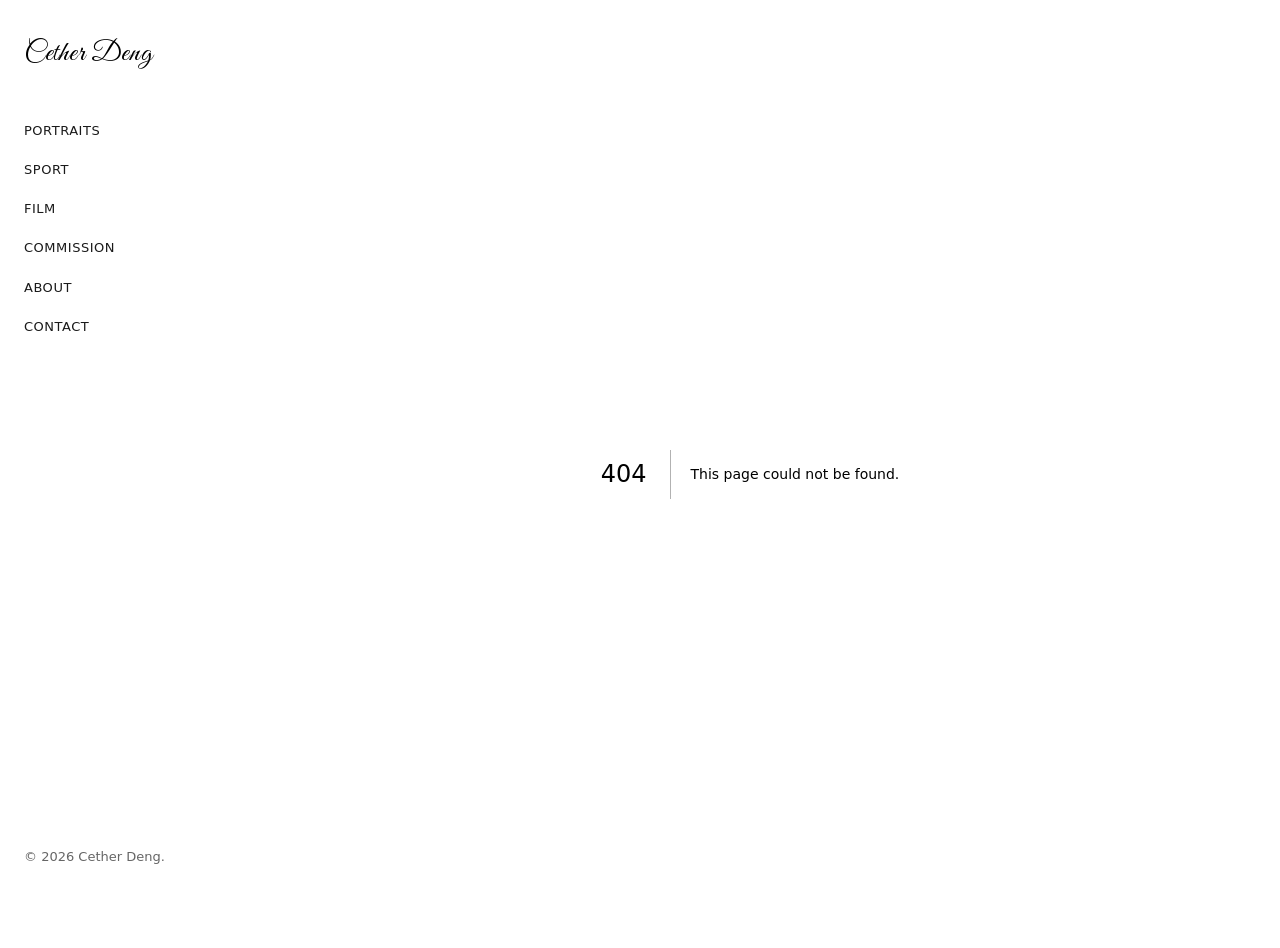
<file: 404/index.html>
<!DOCTYPE html><html lang="en"><head><meta charSet="utf-8"/><meta name="viewport" content="width=device-width, initial-scale=1"/><link rel="preload" href="/_next/static/media/87069f06a4f1ee13-s.p.woff2" as="font" crossorigin="" type="font/woff2"/><link rel="stylesheet" href="/_next/static/css/48e1aa53fe337619.css" data-precedence="next"/><link rel="preload" as="script" fetchPriority="low" href="/_next/static/chunks/webpack-ab07afa35ce1c649.js"/><script src="/_next/static/chunks/fd9d1056-62aaf4b921c84028.js" async=""></script><script src="/_next/static/chunks/23-d15be28bcb581a9c.js" async=""></script><script src="/_next/static/chunks/main-app-0e8fb928e4251e88.js" async=""></script><script src="/_next/static/chunks/231-d6ce7e7a39b92dfb.js" async=""></script><script src="/_next/static/chunks/app/layout-ef84af006b45da86.js" async=""></script><meta name="robots" content="noindex"/><title>404: This page could not be found.</title><title>Cether Deng</title><meta name="description" content="Photography portfolio."/><meta property="og:title" content="Cether Deng"/><meta property="og:description" content="Photography portfolio."/><meta property="og:image" content="https://cetherdeng.com/cover.jpeg"/><meta name="twitter:card" content="summary_large_image"/><meta name="twitter:title" content="Cether Deng"/><meta name="twitter:description" content="Photography portfolio."/><meta name="twitter:image" content="https://cetherdeng.com/cover.jpeg"/><meta name="next-size-adjust"/><script src="/_next/static/chunks/polyfills-42372ed130431b0a.js" noModule=""></script></head><body><div class="app-shell"><aside class="sidebar"><a href="/" class="sidebar-logo __className_a10525">Cether Deng</a><nav class="sidebar-nav" aria-label="Main"><ul class="sidebar-nav-list"><li><a class="sidebar-nav-link" href="/portraits/">PORTRAITS</a></li><li><a class="sidebar-nav-link" href="/sport/">SPORT</a></li><li><a class="sidebar-nav-link" href="/film/">FILM</a></li><li><a class="sidebar-nav-link" href="/commission/">COMMISSION</a></li><li><a class="sidebar-nav-link" href="/about/">ABOUT</a></li><li><a class="sidebar-nav-link" href="/contact/">CONTACT</a></li></ul></nav><footer class="sidebar-footer"><p>© <!-- -->2026<!-- --> Cether Deng.</p></footer></aside><main class="main"><div style="font-family:system-ui,&quot;Segoe UI&quot;,Roboto,Helvetica,Arial,sans-serif,&quot;Apple Color Emoji&quot;,&quot;Segoe UI Emoji&quot;;height:100vh;text-align:center;display:flex;flex-direction:column;align-items:center;justify-content:center"><div><style>body{color:#000;background:#fff;margin:0}.next-error-h1{border-right:1px solid rgba(0,0,0,.3)}@media (prefers-color-scheme:dark){body{color:#fff;background:#000}.next-error-h1{border-right:1px solid rgba(255,255,255,.3)}}</style><h1 class="next-error-h1" style="display:inline-block;margin:0 20px 0 0;padding:0 23px 0 0;font-size:24px;font-weight:500;vertical-align:top;line-height:49px">404</h1><div style="display:inline-block"><h2 style="font-size:14px;font-weight:400;line-height:49px;margin:0">This page could not be found.</h2></div></div></div></main></div><script src="/_next/static/chunks/webpack-ab07afa35ce1c649.js" async=""></script><script>(self.__next_f=self.__next_f||[]).push([0]);self.__next_f.push([2,null])</script><script>self.__next_f.push([1,"1:HL[\"/_next/static/media/87069f06a4f1ee13-s.p.woff2\",\"font\",{\"crossOrigin\":\"\",\"type\":\"font/woff2\"}]\n2:HL[\"/_next/static/css/48e1aa53fe337619.css\",\"style\"]\n"])</script><script>self.__next_f.push([1,"3:I[5751,[],\"\"]\n5:I[9275,[],\"\"]\n6:I[1343,[],\"\"]\n7:I[231,[\"231\",\"static/chunks/231-d6ce7e7a39b92dfb.js\",\"185\",\"static/chunks/app/layout-ef84af006b45da86.js\"],\"\"]\nd:I[6130,[],\"\"]\n8:{\"fontFamily\":\"system-ui,\\\"Segoe UI\\\",Roboto,Helvetica,Arial,sans-serif,\\\"Apple Color Emoji\\\",\\\"Segoe UI Emoji\\\"\",\"height\":\"100vh\",\"textAlign\":\"center\",\"display\":\"flex\",\"flexDirection\":\"column\",\"alignItems\":\"center\",\"justifyContent\":\"center\"}\n9:{\"display\":\"inline-block\",\"margin\":\"0 20px 0 0\",\"padding\":\"0 23px 0 0\",\"fontSize\":24,\"fontWeight\":500,\"verticalAlign\":\"top\",\"lineHeight\":\"49px\"}\na:{\"display\":\"inline-block\"}\nb:{\"fontSize\":14,\"fontWeight\":400,\"lineHeight\":\"49px\",\"margin\":0}\ne:[]\n"])</script><script>self.__next_f.push([1,"0:[\"$\",\"$L3\",null,{\"buildId\":\"U7mKdct6Q-OjZ6g28b2kJ\",\"assetPrefix\":\"\",\"urlParts\":[\"\",\"_not-found\",\"\"],\"initialTree\":[\"\",{\"children\":[\"/_not-found\",{\"children\":[\"__PAGE__\",{}]}]},\"$undefined\",\"$undefined\",true],\"initialSeedData\":[\"\",{\"children\":[\"/_not-found\",{\"children\":[\"__PAGE__\",{},[[\"$L4\",[[\"$\",\"title\",null,{\"children\":\"404: This page could not be found.\"}],[\"$\",\"div\",null,{\"style\":{\"fontFamily\":\"system-ui,\\\"Segoe UI\\\",Roboto,Helvetica,Arial,sans-serif,\\\"Apple Color Emoji\\\",\\\"Segoe UI Emoji\\\"\",\"height\":\"100vh\",\"textAlign\":\"center\",\"display\":\"flex\",\"flexDirection\":\"column\",\"alignItems\":\"center\",\"justifyContent\":\"center\"},\"children\":[\"$\",\"div\",null,{\"children\":[[\"$\",\"style\",null,{\"dangerouslySetInnerHTML\":{\"__html\":\"body{color:#000;background:#fff;margin:0}.next-error-h1{border-right:1px solid rgba(0,0,0,.3)}@media (prefers-color-scheme:dark){body{color:#fff;background:#000}.next-error-h1{border-right:1px solid rgba(255,255,255,.3)}}\"}}],[\"$\",\"h1\",null,{\"className\":\"next-error-h1\",\"style\":{\"display\":\"inline-block\",\"margin\":\"0 20px 0 0\",\"padding\":\"0 23px 0 0\",\"fontSize\":24,\"fontWeight\":500,\"verticalAlign\":\"top\",\"lineHeight\":\"49px\"},\"children\":\"404\"}],[\"$\",\"div\",null,{\"style\":{\"display\":\"inline-block\"},\"children\":[\"$\",\"h2\",null,{\"style\":{\"fontSize\":14,\"fontWeight\":400,\"lineHeight\":\"49px\",\"margin\":0},\"children\":\"This page could not be found.\"}]}]]}]}]],null],null],null]},[null,[\"$\",\"$L5\",null,{\"parallelRouterKey\":\"children\",\"segmentPath\":[\"children\",\"/_not-found\",\"children\"],\"error\":\"$undefined\",\"errorStyles\":\"$undefined\",\"errorScripts\":\"$undefined\",\"template\":[\"$\",\"$L6\",null,{}],\"templateStyles\":\"$undefined\",\"templateScripts\":\"$undefined\",\"notFound\":\"$undefined\",\"notFoundStyles\":\"$undefined\"}]],null]},[[[[\"$\",\"link\",\"0\",{\"rel\":\"stylesheet\",\"href\":\"/_next/static/css/48e1aa53fe337619.css\",\"precedence\":\"next\",\"crossOrigin\":\"$undefined\"}]],[\"$\",\"html\",null,{\"lang\":\"en\",\"children\":[\"$\",\"body\",null,{\"children\":[\"$\",\"div\",null,{\"className\":\"app-shell\",\"children\":[[\"$\",\"aside\",null,{\"className\":\"sidebar\",\"children\":[[\"$\",\"a\",null,{\"href\":\"/\",\"className\":\"sidebar-logo __className_a10525\",\"children\":\"Cether Deng\"}],[\"$\",\"nav\",null,{\"className\":\"sidebar-nav\",\"aria-label\":\"Main\",\"children\":[\"$\",\"ul\",null,{\"className\":\"sidebar-nav-list\",\"children\":[[\"$\",\"li\",\"/portraits/\",{\"children\":[\"$\",\"$L7\",null,{\"href\":\"/portraits/\",\"className\":\"sidebar-nav-link\",\"children\":\"PORTRAITS\"}]}],[\"$\",\"li\",\"/sport/\",{\"children\":[\"$\",\"$L7\",null,{\"href\":\"/sport/\",\"className\":\"sidebar-nav-link\",\"children\":\"SPORT\"}]}],[\"$\",\"li\",\"/film/\",{\"children\":[\"$\",\"$L7\",null,{\"href\":\"/film/\",\"className\":\"sidebar-nav-link\",\"children\":\"FILM\"}]}],[\"$\",\"li\",\"/commission/\",{\"children\":[\"$\",\"$L7\",null,{\"href\":\"/commission/\",\"className\":\"sidebar-nav-link\",\"children\":\"COMMISSION\"}]}],[\"$\",\"li\",\"/about/\",{\"children\":[\"$\",\"$L7\",null,{\"href\":\"/about/\",\"className\":\"sidebar-nav-link\",\"children\":\"ABOUT\"}]}],[\"$\",\"li\",\"/contact/\",{\"children\":[\"$\",\"$L7\",null,{\"href\":\"/contact/\",\"className\":\"sidebar-nav-link\",\"children\":\"CONTACT\"}]}]]}]}],[\"$\",\"footer\",null,{\"className\":\"sidebar-footer\",\"children\":[\"$\",\"p\",null,{\"children\":[\"© \",2026,\" Cether Deng.\"]}]}]]}],[\"$\",\"main\",null,{\"className\":\"main\",\"children\":[\"$\",\"$L5\",null,{\"parallelRouterKey\":\"children\",\"segmentPath\":[\"children\"],\"error\":\"$undefined\",\"errorStyles\":\"$undefined\",\"errorScripts\":\"$undefined\",\"template\":[\"$\",\"$L6\",null,{}],\"templateStyles\":\"$undefined\",\"templateScripts\":\"$undefined\",\"notFound\":[[\"$\",\"title\",null,{\"children\":\"404: This page could not be found.\"}],[\"$\",\"div\",null,{\"style\":\"$8\",\"children\":[\"$\",\"div\",null,{\"children\":[[\"$\",\"style\",null,{\"dangerouslySetInnerHTML\":{\"__html\":\"body{color:#000;background:#fff;margin:0}.next-error-h1{border-right:1px solid rgba(0,0,0,.3)}@media (prefers-color-scheme:dark){body{color:#fff;background:#000}.next-error-h1{border-right:1px solid rgba(255,255,255,.3)}}\"}}],[\"$\",\"h1\",null,{\"className\":\"next-error-h1\",\"style\":\"$9\",\"children\":\"404\"}],[\"$\",\"div\",null,{\"style\":\"$a\",\"children\":[\"$\",\"h2\",null,{\"style\":\"$b\",\"children\":\"This page could not be found.\"}]}]]}]}]],\"notFoundStyles\":[]}]}]]}]}]}]],null],null],\"couldBeIntercepted\":false,\"initialHead\":[[\"$\",\"meta\",null,{\"name\":\"robots\",\"content\":\"noindex\"}],\"$Lc\"],\"globalErrorComponent\":\"$d\",\"missingSlots\":\"$We\"}]\n"])</script><script>self.__next_f.push([1,"c:[[\"$\",\"meta\",\"0\",{\"name\":\"viewport\",\"content\":\"width=device-width, initial-scale=1\"}],[\"$\",\"meta\",\"1\",{\"charSet\":\"utf-8\"}],[\"$\",\"title\",\"2\",{\"children\":\"Cether Deng\"}],[\"$\",\"meta\",\"3\",{\"name\":\"description\",\"content\":\"Photography portfolio.\"}],[\"$\",\"meta\",\"4\",{\"property\":\"og:title\",\"content\":\"Cether Deng\"}],[\"$\",\"meta\",\"5\",{\"property\":\"og:description\",\"content\":\"Photography portfolio.\"}],[\"$\",\"meta\",\"6\",{\"property\":\"og:image\",\"content\":\"https://cetherdeng.com/cover.jpeg\"}],[\"$\",\"meta\",\"7\",{\"name\":\"twitter:card\",\"content\":\"summary_large_image\"}],[\"$\",\"meta\",\"8\",{\"name\":\"twitter:title\",\"content\":\"Cether Deng\"}],[\"$\",\"meta\",\"9\",{\"name\":\"twitter:description\",\"content\":\"Photography portfolio.\"}],[\"$\",\"meta\",\"10\",{\"name\":\"twitter:image\",\"content\":\"https://cetherdeng.com/cover.jpeg\"}],[\"$\",\"meta\",\"11\",{\"name\":\"next-size-adjust\"}]]\n4:null\n"])</script></body></html>
</file>
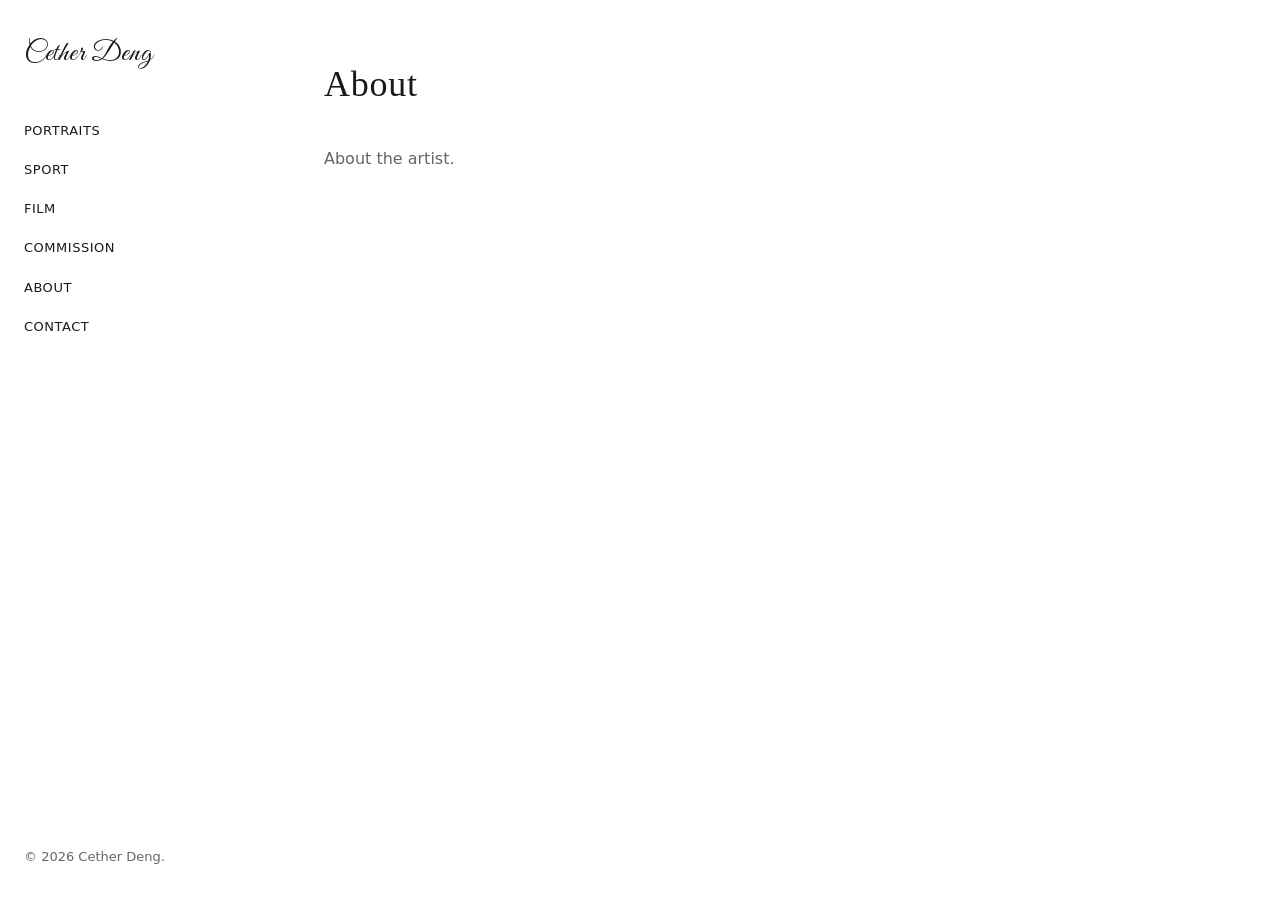
<file: about/index.html>
<!DOCTYPE html><html lang="en"><head><meta charSet="utf-8"/><meta name="viewport" content="width=device-width, initial-scale=1"/><link rel="preload" href="/_next/static/media/87069f06a4f1ee13-s.p.woff2" as="font" crossorigin="" type="font/woff2"/><link rel="stylesheet" href="/_next/static/css/48e1aa53fe337619.css" data-precedence="next"/><link rel="preload" as="script" fetchPriority="low" href="/_next/static/chunks/webpack-ab07afa35ce1c649.js"/><script src="/_next/static/chunks/fd9d1056-62aaf4b921c84028.js" async=""></script><script src="/_next/static/chunks/23-d15be28bcb581a9c.js" async=""></script><script src="/_next/static/chunks/main-app-0e8fb928e4251e88.js" async=""></script><script src="/_next/static/chunks/231-d6ce7e7a39b92dfb.js" async=""></script><script src="/_next/static/chunks/app/layout-ef84af006b45da86.js" async=""></script><title>Cether Deng</title><meta name="description" content="Photography portfolio."/><meta property="og:title" content="Cether Deng"/><meta property="og:description" content="Photography portfolio."/><meta property="og:image" content="https://cetherdeng.com/cover.jpeg"/><meta name="twitter:card" content="summary_large_image"/><meta name="twitter:title" content="Cether Deng"/><meta name="twitter:description" content="Photography portfolio."/><meta name="twitter:image" content="https://cetherdeng.com/cover.jpeg"/><meta name="next-size-adjust"/><script src="/_next/static/chunks/polyfills-42372ed130431b0a.js" noModule=""></script></head><body><div class="app-shell"><aside class="sidebar"><a href="/" class="sidebar-logo __className_a10525">Cether Deng</a><nav class="sidebar-nav" aria-label="Main"><ul class="sidebar-nav-list"><li><a class="sidebar-nav-link" href="/portraits/">PORTRAITS</a></li><li><a class="sidebar-nav-link" href="/sport/">SPORT</a></li><li><a class="sidebar-nav-link" href="/film/">FILM</a></li><li><a class="sidebar-nav-link" href="/commission/">COMMISSION</a></li><li><a class="sidebar-nav-link" href="/about/">ABOUT</a></li><li><a class="sidebar-nav-link" href="/contact/">CONTACT</a></li></ul></nav><footer class="sidebar-footer"><p>© <!-- -->2026<!-- --> Cether Deng.</p></footer></aside><main class="main"><div class="content"><h1 class="page-title">About</h1><p class="text-[var(--muted)]">About the artist.</p></div></main></div><script src="/_next/static/chunks/webpack-ab07afa35ce1c649.js" async=""></script><script>(self.__next_f=self.__next_f||[]).push([0]);self.__next_f.push([2,null])</script><script>self.__next_f.push([1,"1:HL[\"/_next/static/media/87069f06a4f1ee13-s.p.woff2\",\"font\",{\"crossOrigin\":\"\",\"type\":\"font/woff2\"}]\n2:HL[\"/_next/static/css/48e1aa53fe337619.css\",\"style\"]\n"])</script><script>self.__next_f.push([1,"3:I[5751,[],\"\"]\n5:I[9275,[],\"\"]\n6:I[1343,[],\"\"]\n7:I[231,[\"231\",\"static/chunks/231-d6ce7e7a39b92dfb.js\",\"185\",\"static/chunks/app/layout-ef84af006b45da86.js\"],\"\"]\n9:I[6130,[],\"\"]\na:[]\n"])</script><script>self.__next_f.push([1,"0:[\"$\",\"$L3\",null,{\"buildId\":\"U7mKdct6Q-OjZ6g28b2kJ\",\"assetPrefix\":\"\",\"urlParts\":[\"\",\"about\",\"\"],\"initialTree\":[\"\",{\"children\":[\"about\",{\"children\":[\"__PAGE__\",{}]}]},\"$undefined\",\"$undefined\",true],\"initialSeedData\":[\"\",{\"children\":[\"about\",{\"children\":[\"__PAGE__\",{},[[\"$L4\",[\"$\",\"div\",null,{\"className\":\"content\",\"children\":[[\"$\",\"h1\",null,{\"className\":\"page-title\",\"children\":\"About\"}],[\"$\",\"p\",null,{\"className\":\"text-[var(--muted)]\",\"children\":\"About the artist.\"}]]}],null],null],null]},[null,[\"$\",\"$L5\",null,{\"parallelRouterKey\":\"children\",\"segmentPath\":[\"children\",\"about\",\"children\"],\"error\":\"$undefined\",\"errorStyles\":\"$undefined\",\"errorScripts\":\"$undefined\",\"template\":[\"$\",\"$L6\",null,{}],\"templateStyles\":\"$undefined\",\"templateScripts\":\"$undefined\",\"notFound\":\"$undefined\",\"notFoundStyles\":\"$undefined\"}]],null]},[[[[\"$\",\"link\",\"0\",{\"rel\":\"stylesheet\",\"href\":\"/_next/static/css/48e1aa53fe337619.css\",\"precedence\":\"next\",\"crossOrigin\":\"$undefined\"}]],[\"$\",\"html\",null,{\"lang\":\"en\",\"children\":[\"$\",\"body\",null,{\"children\":[\"$\",\"div\",null,{\"className\":\"app-shell\",\"children\":[[\"$\",\"aside\",null,{\"className\":\"sidebar\",\"children\":[[\"$\",\"a\",null,{\"href\":\"/\",\"className\":\"sidebar-logo __className_a10525\",\"children\":\"Cether Deng\"}],[\"$\",\"nav\",null,{\"className\":\"sidebar-nav\",\"aria-label\":\"Main\",\"children\":[\"$\",\"ul\",null,{\"className\":\"sidebar-nav-list\",\"children\":[[\"$\",\"li\",\"/portraits/\",{\"children\":[\"$\",\"$L7\",null,{\"href\":\"/portraits/\",\"className\":\"sidebar-nav-link\",\"children\":\"PORTRAITS\"}]}],[\"$\",\"li\",\"/sport/\",{\"children\":[\"$\",\"$L7\",null,{\"href\":\"/sport/\",\"className\":\"sidebar-nav-link\",\"children\":\"SPORT\"}]}],[\"$\",\"li\",\"/film/\",{\"children\":[\"$\",\"$L7\",null,{\"href\":\"/film/\",\"className\":\"sidebar-nav-link\",\"children\":\"FILM\"}]}],[\"$\",\"li\",\"/commission/\",{\"children\":[\"$\",\"$L7\",null,{\"href\":\"/commission/\",\"className\":\"sidebar-nav-link\",\"children\":\"COMMISSION\"}]}],[\"$\",\"li\",\"/about/\",{\"children\":[\"$\",\"$L7\",null,{\"href\":\"/about/\",\"className\":\"sidebar-nav-link\",\"children\":\"ABOUT\"}]}],[\"$\",\"li\",\"/contact/\",{\"children\":[\"$\",\"$L7\",null,{\"href\":\"/contact/\",\"className\":\"sidebar-nav-link\",\"children\":\"CONTACT\"}]}]]}]}],[\"$\",\"footer\",null,{\"className\":\"sidebar-footer\",\"children\":[\"$\",\"p\",null,{\"children\":[\"© \",2026,\" Cether Deng.\"]}]}]]}],[\"$\",\"main\",null,{\"className\":\"main\",\"children\":[\"$\",\"$L5\",null,{\"parallelRouterKey\":\"children\",\"segmentPath\":[\"children\"],\"error\":\"$undefined\",\"errorStyles\":\"$undefined\",\"errorScripts\":\"$undefined\",\"template\":[\"$\",\"$L6\",null,{}],\"templateStyles\":\"$undefined\",\"templateScripts\":\"$undefined\",\"notFound\":[[\"$\",\"title\",null,{\"children\":\"404: This page could not be found.\"}],[\"$\",\"div\",null,{\"style\":{\"fontFamily\":\"system-ui,\\\"Segoe UI\\\",Roboto,Helvetica,Arial,sans-serif,\\\"Apple Color Emoji\\\",\\\"Segoe UI Emoji\\\"\",\"height\":\"100vh\",\"textAlign\":\"center\",\"display\":\"flex\",\"flexDirection\":\"column\",\"alignItems\":\"center\",\"justifyContent\":\"center\"},\"children\":[\"$\",\"div\",null,{\"children\":[[\"$\",\"style\",null,{\"dangerouslySetInnerHTML\":{\"__html\":\"body{color:#000;background:#fff;margin:0}.next-error-h1{border-right:1px solid rgba(0,0,0,.3)}@media (prefers-color-scheme:dark){body{color:#fff;background:#000}.next-error-h1{border-right:1px solid rgba(255,255,255,.3)}}\"}}],[\"$\",\"h1\",null,{\"className\":\"next-error-h1\",\"style\":{\"display\":\"inline-block\",\"margin\":\"0 20px 0 0\",\"padding\":\"0 23px 0 0\",\"fontSize\":24,\"fontWeight\":500,\"verticalAlign\":\"top\",\"lineHeight\":\"49px\"},\"children\":\"404\"}],[\"$\",\"div\",null,{\"style\":{\"display\":\"inline-block\"},\"children\":[\"$\",\"h2\",null,{\"style\":{\"fontSize\":14,\"fontWeight\":400,\"lineHeight\":\"49px\",\"margin\":0},\"children\":\"This page could not be found.\"}]}]]}]}]],\"notFoundStyles\":[]}]}]]}]}]}]],null],null],\"couldBeIntercepted\":false,\"initialHead\":[null,\"$L8\"],\"globalErrorComponent\":\"$9\",\"missingSlots\":\"$Wa\"}]\n"])</script><script>self.__next_f.push([1,"8:[[\"$\",\"meta\",\"0\",{\"name\":\"viewport\",\"content\":\"width=device-width, initial-scale=1\"}],[\"$\",\"meta\",\"1\",{\"charSet\":\"utf-8\"}],[\"$\",\"title\",\"2\",{\"children\":\"Cether Deng\"}],[\"$\",\"meta\",\"3\",{\"name\":\"description\",\"content\":\"Photography portfolio.\"}],[\"$\",\"meta\",\"4\",{\"property\":\"og:title\",\"content\":\"Cether Deng\"}],[\"$\",\"meta\",\"5\",{\"property\":\"og:description\",\"content\":\"Photography portfolio.\"}],[\"$\",\"meta\",\"6\",{\"property\":\"og:image\",\"content\":\"https://cetherdeng.com/cover.jpeg\"}],[\"$\",\"meta\",\"7\",{\"name\":\"twitter:card\",\"content\":\"summary_large_image\"}],[\"$\",\"meta\",\"8\",{\"name\":\"twitter:title\",\"content\":\"Cether Deng\"}],[\"$\",\"meta\",\"9\",{\"name\":\"twitter:description\",\"content\":\"Photography portfolio.\"}],[\"$\",\"meta\",\"10\",{\"name\":\"twitter:image\",\"content\":\"https://cetherdeng.com/cover.jpeg\"}],[\"$\",\"meta\",\"11\",{\"name\":\"next-size-adjust\"}]]\n4:null\n"])</script></body></html>
</file>
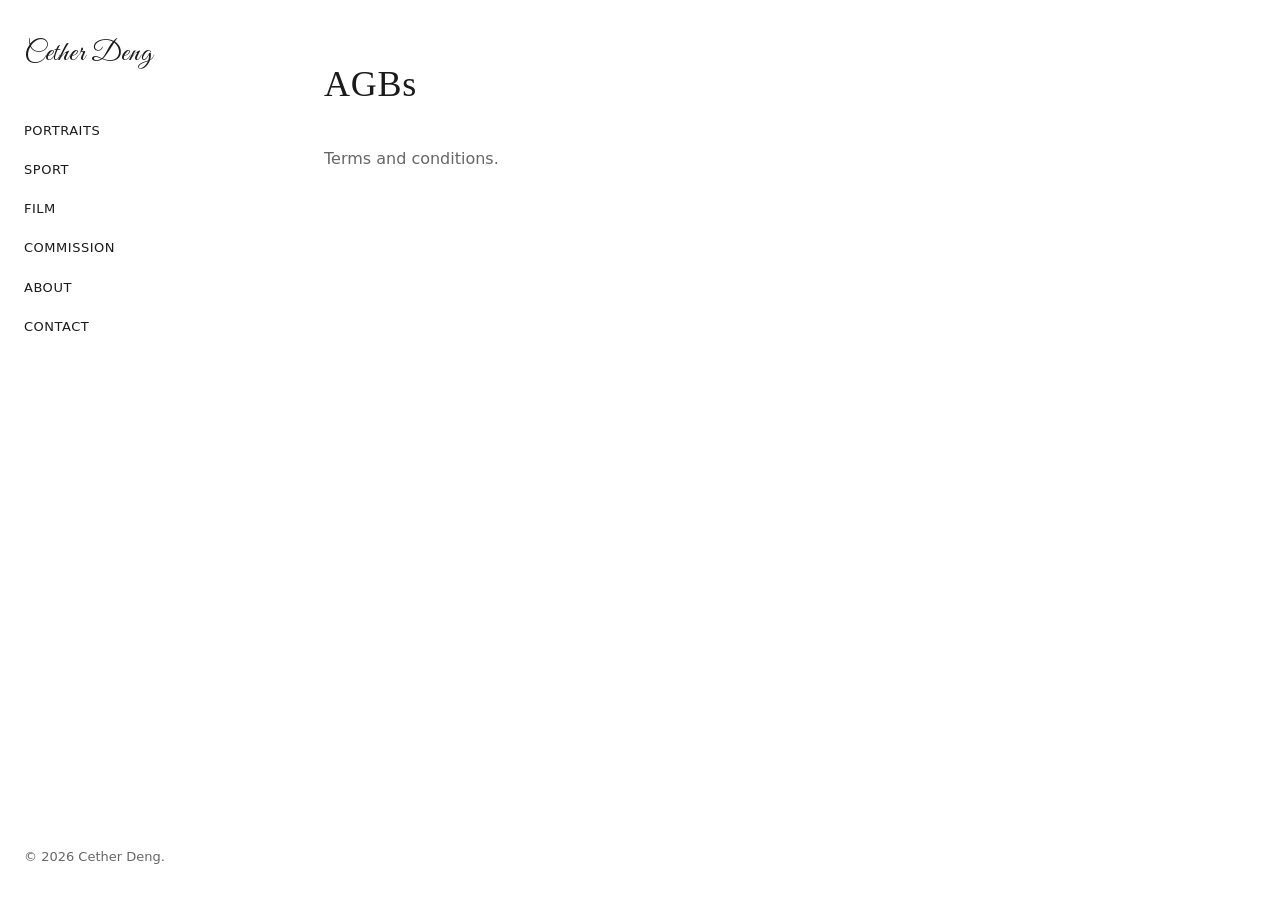
<file: agbs/index.html>
<!DOCTYPE html><html lang="en"><head><meta charSet="utf-8"/><meta name="viewport" content="width=device-width, initial-scale=1"/><link rel="preload" href="/_next/static/media/87069f06a4f1ee13-s.p.woff2" as="font" crossorigin="" type="font/woff2"/><link rel="stylesheet" href="/_next/static/css/48e1aa53fe337619.css" data-precedence="next"/><link rel="preload" as="script" fetchPriority="low" href="/_next/static/chunks/webpack-ab07afa35ce1c649.js"/><script src="/_next/static/chunks/fd9d1056-62aaf4b921c84028.js" async=""></script><script src="/_next/static/chunks/23-d15be28bcb581a9c.js" async=""></script><script src="/_next/static/chunks/main-app-0e8fb928e4251e88.js" async=""></script><script src="/_next/static/chunks/231-d6ce7e7a39b92dfb.js" async=""></script><script src="/_next/static/chunks/app/layout-ef84af006b45da86.js" async=""></script><title>Cether Deng</title><meta name="description" content="Photography portfolio."/><meta property="og:title" content="Cether Deng"/><meta property="og:description" content="Photography portfolio."/><meta property="og:image" content="https://cetherdeng.com/cover.jpeg"/><meta name="twitter:card" content="summary_large_image"/><meta name="twitter:title" content="Cether Deng"/><meta name="twitter:description" content="Photography portfolio."/><meta name="twitter:image" content="https://cetherdeng.com/cover.jpeg"/><meta name="next-size-adjust"/><script src="/_next/static/chunks/polyfills-42372ed130431b0a.js" noModule=""></script></head><body><div class="app-shell"><aside class="sidebar"><a href="/" class="sidebar-logo __className_a10525">Cether Deng</a><nav class="sidebar-nav" aria-label="Main"><ul class="sidebar-nav-list"><li><a class="sidebar-nav-link" href="/portraits/">PORTRAITS</a></li><li><a class="sidebar-nav-link" href="/sport/">SPORT</a></li><li><a class="sidebar-nav-link" href="/film/">FILM</a></li><li><a class="sidebar-nav-link" href="/commission/">COMMISSION</a></li><li><a class="sidebar-nav-link" href="/about/">ABOUT</a></li><li><a class="sidebar-nav-link" href="/contact/">CONTACT</a></li></ul></nav><footer class="sidebar-footer"><p>© <!-- -->2026<!-- --> Cether Deng.</p></footer></aside><main class="main"><div class="content"><h1 class="page-title">AGBs</h1><p class="text-[var(--muted)]">Terms and conditions.</p></div></main></div><script src="/_next/static/chunks/webpack-ab07afa35ce1c649.js" async=""></script><script>(self.__next_f=self.__next_f||[]).push([0]);self.__next_f.push([2,null])</script><script>self.__next_f.push([1,"1:HL[\"/_next/static/media/87069f06a4f1ee13-s.p.woff2\",\"font\",{\"crossOrigin\":\"\",\"type\":\"font/woff2\"}]\n2:HL[\"/_next/static/css/48e1aa53fe337619.css\",\"style\"]\n"])</script><script>self.__next_f.push([1,"3:I[5751,[],\"\"]\n5:I[9275,[],\"\"]\n6:I[1343,[],\"\"]\n7:I[231,[\"231\",\"static/chunks/231-d6ce7e7a39b92dfb.js\",\"185\",\"static/chunks/app/layout-ef84af006b45da86.js\"],\"\"]\n9:I[6130,[],\"\"]\na:[]\n"])</script><script>self.__next_f.push([1,"0:[\"$\",\"$L3\",null,{\"buildId\":\"U7mKdct6Q-OjZ6g28b2kJ\",\"assetPrefix\":\"\",\"urlParts\":[\"\",\"agbs\",\"\"],\"initialTree\":[\"\",{\"children\":[\"agbs\",{\"children\":[\"__PAGE__\",{}]}]},\"$undefined\",\"$undefined\",true],\"initialSeedData\":[\"\",{\"children\":[\"agbs\",{\"children\":[\"__PAGE__\",{},[[\"$L4\",[\"$\",\"div\",null,{\"className\":\"content\",\"children\":[[\"$\",\"h1\",null,{\"className\":\"page-title\",\"children\":\"AGBs\"}],[\"$\",\"p\",null,{\"className\":\"text-[var(--muted)]\",\"children\":\"Terms and conditions.\"}]]}],null],null],null]},[null,[\"$\",\"$L5\",null,{\"parallelRouterKey\":\"children\",\"segmentPath\":[\"children\",\"agbs\",\"children\"],\"error\":\"$undefined\",\"errorStyles\":\"$undefined\",\"errorScripts\":\"$undefined\",\"template\":[\"$\",\"$L6\",null,{}],\"templateStyles\":\"$undefined\",\"templateScripts\":\"$undefined\",\"notFound\":\"$undefined\",\"notFoundStyles\":\"$undefined\"}]],null]},[[[[\"$\",\"link\",\"0\",{\"rel\":\"stylesheet\",\"href\":\"/_next/static/css/48e1aa53fe337619.css\",\"precedence\":\"next\",\"crossOrigin\":\"$undefined\"}]],[\"$\",\"html\",null,{\"lang\":\"en\",\"children\":[\"$\",\"body\",null,{\"children\":[\"$\",\"div\",null,{\"className\":\"app-shell\",\"children\":[[\"$\",\"aside\",null,{\"className\":\"sidebar\",\"children\":[[\"$\",\"a\",null,{\"href\":\"/\",\"className\":\"sidebar-logo __className_a10525\",\"children\":\"Cether Deng\"}],[\"$\",\"nav\",null,{\"className\":\"sidebar-nav\",\"aria-label\":\"Main\",\"children\":[\"$\",\"ul\",null,{\"className\":\"sidebar-nav-list\",\"children\":[[\"$\",\"li\",\"/portraits/\",{\"children\":[\"$\",\"$L7\",null,{\"href\":\"/portraits/\",\"className\":\"sidebar-nav-link\",\"children\":\"PORTRAITS\"}]}],[\"$\",\"li\",\"/sport/\",{\"children\":[\"$\",\"$L7\",null,{\"href\":\"/sport/\",\"className\":\"sidebar-nav-link\",\"children\":\"SPORT\"}]}],[\"$\",\"li\",\"/film/\",{\"children\":[\"$\",\"$L7\",null,{\"href\":\"/film/\",\"className\":\"sidebar-nav-link\",\"children\":\"FILM\"}]}],[\"$\",\"li\",\"/commission/\",{\"children\":[\"$\",\"$L7\",null,{\"href\":\"/commission/\",\"className\":\"sidebar-nav-link\",\"children\":\"COMMISSION\"}]}],[\"$\",\"li\",\"/about/\",{\"children\":[\"$\",\"$L7\",null,{\"href\":\"/about/\",\"className\":\"sidebar-nav-link\",\"children\":\"ABOUT\"}]}],[\"$\",\"li\",\"/contact/\",{\"children\":[\"$\",\"$L7\",null,{\"href\":\"/contact/\",\"className\":\"sidebar-nav-link\",\"children\":\"CONTACT\"}]}]]}]}],[\"$\",\"footer\",null,{\"className\":\"sidebar-footer\",\"children\":[\"$\",\"p\",null,{\"children\":[\"© \",2026,\" Cether Deng.\"]}]}]]}],[\"$\",\"main\",null,{\"className\":\"main\",\"children\":[\"$\",\"$L5\",null,{\"parallelRouterKey\":\"children\",\"segmentPath\":[\"children\"],\"error\":\"$undefined\",\"errorStyles\":\"$undefined\",\"errorScripts\":\"$undefined\",\"template\":[\"$\",\"$L6\",null,{}],\"templateStyles\":\"$undefined\",\"templateScripts\":\"$undefined\",\"notFound\":[[\"$\",\"title\",null,{\"children\":\"404: This page could not be found.\"}],[\"$\",\"div\",null,{\"style\":{\"fontFamily\":\"system-ui,\\\"Segoe UI\\\",Roboto,Helvetica,Arial,sans-serif,\\\"Apple Color Emoji\\\",\\\"Segoe UI Emoji\\\"\",\"height\":\"100vh\",\"textAlign\":\"center\",\"display\":\"flex\",\"flexDirection\":\"column\",\"alignItems\":\"center\",\"justifyContent\":\"center\"},\"children\":[\"$\",\"div\",null,{\"children\":[[\"$\",\"style\",null,{\"dangerouslySetInnerHTML\":{\"__html\":\"body{color:#000;background:#fff;margin:0}.next-error-h1{border-right:1px solid rgba(0,0,0,.3)}@media (prefers-color-scheme:dark){body{color:#fff;background:#000}.next-error-h1{border-right:1px solid rgba(255,255,255,.3)}}\"}}],[\"$\",\"h1\",null,{\"className\":\"next-error-h1\",\"style\":{\"display\":\"inline-block\",\"margin\":\"0 20px 0 0\",\"padding\":\"0 23px 0 0\",\"fontSize\":24,\"fontWeight\":500,\"verticalAlign\":\"top\",\"lineHeight\":\"49px\"},\"children\":\"404\"}],[\"$\",\"div\",null,{\"style\":{\"display\":\"inline-block\"},\"children\":[\"$\",\"h2\",null,{\"style\":{\"fontSize\":14,\"fontWeight\":400,\"lineHeight\":\"49px\",\"margin\":0},\"children\":\"This page could not be found.\"}]}]]}]}]],\"notFoundStyles\":[]}]}]]}]}]}]],null],null],\"couldBeIntercepted\":false,\"initialHead\":[null,\"$L8\"],\"globalErrorComponent\":\"$9\",\"missingSlots\":\"$Wa\"}]\n"])</script><script>self.__next_f.push([1,"8:[[\"$\",\"meta\",\"0\",{\"name\":\"viewport\",\"content\":\"width=device-width, initial-scale=1\"}],[\"$\",\"meta\",\"1\",{\"charSet\":\"utf-8\"}],[\"$\",\"title\",\"2\",{\"children\":\"Cether Deng\"}],[\"$\",\"meta\",\"3\",{\"name\":\"description\",\"content\":\"Photography portfolio.\"}],[\"$\",\"meta\",\"4\",{\"property\":\"og:title\",\"content\":\"Cether Deng\"}],[\"$\",\"meta\",\"5\",{\"property\":\"og:description\",\"content\":\"Photography portfolio.\"}],[\"$\",\"meta\",\"6\",{\"property\":\"og:image\",\"content\":\"https://cetherdeng.com/cover.jpeg\"}],[\"$\",\"meta\",\"7\",{\"name\":\"twitter:card\",\"content\":\"summary_large_image\"}],[\"$\",\"meta\",\"8\",{\"name\":\"twitter:title\",\"content\":\"Cether Deng\"}],[\"$\",\"meta\",\"9\",{\"name\":\"twitter:description\",\"content\":\"Photography portfolio.\"}],[\"$\",\"meta\",\"10\",{\"name\":\"twitter:image\",\"content\":\"https://cetherdeng.com/cover.jpeg\"}],[\"$\",\"meta\",\"11\",{\"name\":\"next-size-adjust\"}]]\n4:null\n"])</script></body></html>
</file>
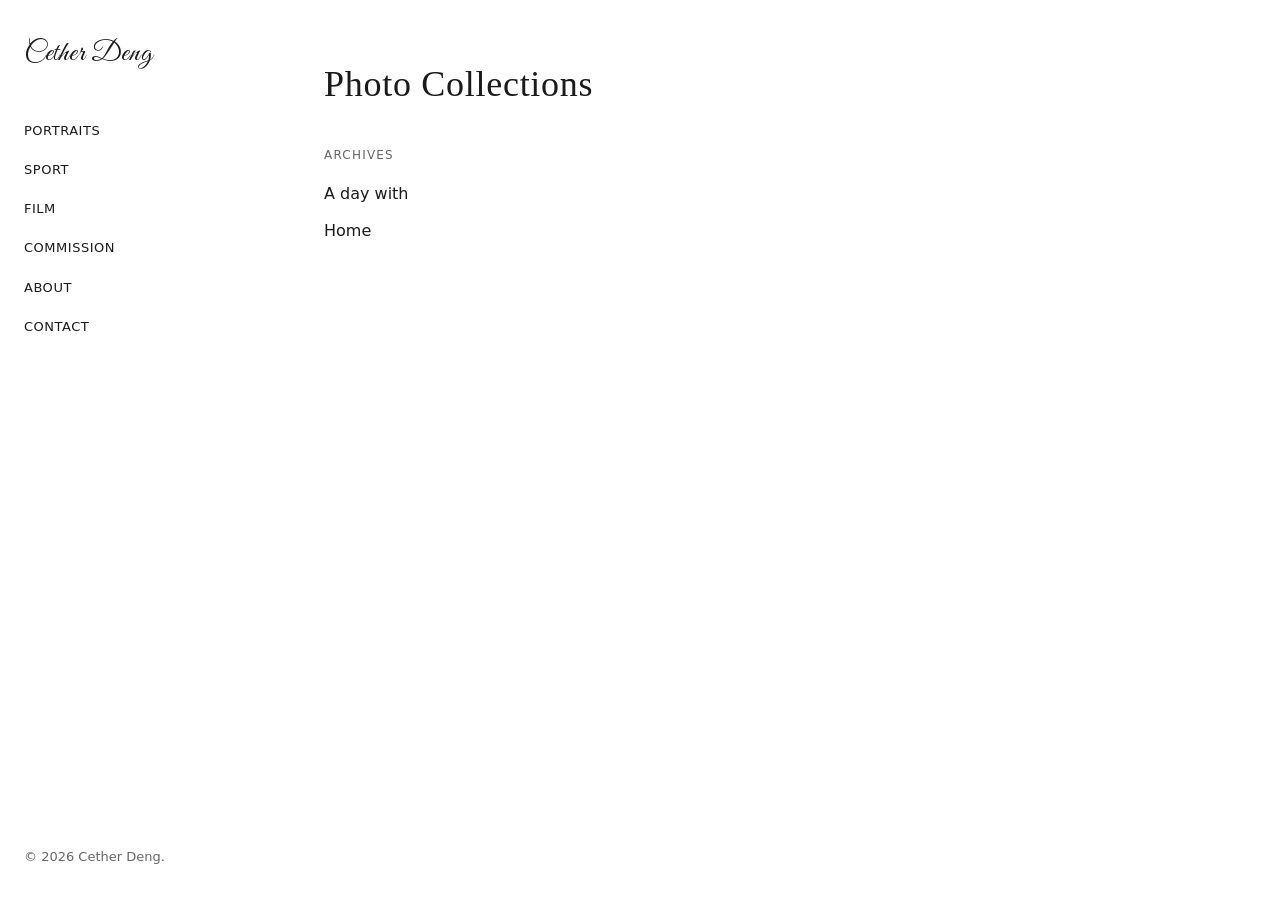
<file: collection/index.html>
<!DOCTYPE html><html lang="en"><head><meta charSet="utf-8"/><meta name="viewport" content="width=device-width, initial-scale=1"/><link rel="preload" href="/_next/static/media/87069f06a4f1ee13-s.p.woff2" as="font" crossorigin="" type="font/woff2"/><link rel="stylesheet" href="/_next/static/css/48e1aa53fe337619.css" data-precedence="next"/><link rel="preload" as="script" fetchPriority="low" href="/_next/static/chunks/webpack-ab07afa35ce1c649.js"/><script src="/_next/static/chunks/fd9d1056-62aaf4b921c84028.js" async=""></script><script src="/_next/static/chunks/23-d15be28bcb581a9c.js" async=""></script><script src="/_next/static/chunks/main-app-0e8fb928e4251e88.js" async=""></script><script src="/_next/static/chunks/231-d6ce7e7a39b92dfb.js" async=""></script><script src="/_next/static/chunks/app/collection/page-dd26d3f29864a040.js" async=""></script><title>Cether Deng</title><meta name="description" content="Photography portfolio."/><meta property="og:title" content="Cether Deng"/><meta property="og:description" content="Photography portfolio."/><meta property="og:image" content="https://cetherdeng.com/cover.jpeg"/><meta name="twitter:card" content="summary_large_image"/><meta name="twitter:title" content="Cether Deng"/><meta name="twitter:description" content="Photography portfolio."/><meta name="twitter:image" content="https://cetherdeng.com/cover.jpeg"/><meta name="next-size-adjust"/><script src="/_next/static/chunks/polyfills-42372ed130431b0a.js" noModule=""></script></head><body><div class="app-shell"><aside class="sidebar"><a href="/" class="sidebar-logo __className_a10525">Cether Deng</a><nav class="sidebar-nav" aria-label="Main"><ul class="sidebar-nav-list"><li><a class="sidebar-nav-link" href="/portraits/">PORTRAITS</a></li><li><a class="sidebar-nav-link" href="/sport/">SPORT</a></li><li><a class="sidebar-nav-link" href="/film/">FILM</a></li><li><a class="sidebar-nav-link" href="/commission/">COMMISSION</a></li><li><a class="sidebar-nav-link" href="/about/">ABOUT</a></li><li><a class="sidebar-nav-link" href="/contact/">CONTACT</a></li></ul></nav><footer class="sidebar-footer"><p>© <!-- -->2026<!-- --> Cether Deng.</p></footer></aside><main class="main"><div class="content"><h1 class="page-title">Photo Collections</h1><h2 class="section-heading">Archives</h2><ul class="archive-list"><li><a href="/collection/home/">A day with</a></li><li><a href="/collection/home/">Home</a></li></ul></div></main></div><script src="/_next/static/chunks/webpack-ab07afa35ce1c649.js" async=""></script><script>(self.__next_f=self.__next_f||[]).push([0]);self.__next_f.push([2,null])</script><script>self.__next_f.push([1,"1:HL[\"/_next/static/media/87069f06a4f1ee13-s.p.woff2\",\"font\",{\"crossOrigin\":\"\",\"type\":\"font/woff2\"}]\n2:HL[\"/_next/static/css/48e1aa53fe337619.css\",\"style\"]\n"])</script><script>self.__next_f.push([1,"3:I[5751,[],\"\"]\n5:I[231,[\"231\",\"static/chunks/231-d6ce7e7a39b92dfb.js\",\"306\",\"static/chunks/app/collection/page-dd26d3f29864a040.js\"],\"\"]\n6:I[9275,[],\"\"]\n7:I[1343,[],\"\"]\n9:I[6130,[],\"\"]\na:[]\n"])</script><script>self.__next_f.push([1,"0:[\"$\",\"$L3\",null,{\"buildId\":\"U7mKdct6Q-OjZ6g28b2kJ\",\"assetPrefix\":\"\",\"urlParts\":[\"\",\"collection\",\"\"],\"initialTree\":[\"\",{\"children\":[\"collection\",{\"children\":[\"__PAGE__\",{}]}]},\"$undefined\",\"$undefined\",true],\"initialSeedData\":[\"\",{\"children\":[\"collection\",{\"children\":[\"__PAGE__\",{},[[\"$L4\",[\"$\",\"div\",null,{\"className\":\"content\",\"children\":[[\"$\",\"h1\",null,{\"className\":\"page-title\",\"children\":\"Photo Collections\"}],[\"$\",\"h2\",null,{\"className\":\"section-heading\",\"children\":\"Archives\"}],[\"$\",\"ul\",null,{\"className\":\"archive-list\",\"children\":[[\"$\",\"li\",\"A day with\",{\"children\":[\"$\",\"$L5\",null,{\"href\":\"/collection/home/\",\"children\":\"A day with\"}]}],[\"$\",\"li\",\"Home\",{\"children\":[\"$\",\"$L5\",null,{\"href\":\"/collection/home/\",\"children\":\"Home\"}]}]]}]]}],null],null],null]},[null,[\"$\",\"$L6\",null,{\"parallelRouterKey\":\"children\",\"segmentPath\":[\"children\",\"collection\",\"children\"],\"error\":\"$undefined\",\"errorStyles\":\"$undefined\",\"errorScripts\":\"$undefined\",\"template\":[\"$\",\"$L7\",null,{}],\"templateStyles\":\"$undefined\",\"templateScripts\":\"$undefined\",\"notFound\":\"$undefined\",\"notFoundStyles\":\"$undefined\"}]],null]},[[[[\"$\",\"link\",\"0\",{\"rel\":\"stylesheet\",\"href\":\"/_next/static/css/48e1aa53fe337619.css\",\"precedence\":\"next\",\"crossOrigin\":\"$undefined\"}]],[\"$\",\"html\",null,{\"lang\":\"en\",\"children\":[\"$\",\"body\",null,{\"children\":[\"$\",\"div\",null,{\"className\":\"app-shell\",\"children\":[[\"$\",\"aside\",null,{\"className\":\"sidebar\",\"children\":[[\"$\",\"a\",null,{\"href\":\"/\",\"className\":\"sidebar-logo __className_a10525\",\"children\":\"Cether Deng\"}],[\"$\",\"nav\",null,{\"className\":\"sidebar-nav\",\"aria-label\":\"Main\",\"children\":[\"$\",\"ul\",null,{\"className\":\"sidebar-nav-list\",\"children\":[[\"$\",\"li\",\"/portraits/\",{\"children\":[\"$\",\"$L5\",null,{\"href\":\"/portraits/\",\"className\":\"sidebar-nav-link\",\"children\":\"PORTRAITS\"}]}],[\"$\",\"li\",\"/sport/\",{\"children\":[\"$\",\"$L5\",null,{\"href\":\"/sport/\",\"className\":\"sidebar-nav-link\",\"children\":\"SPORT\"}]}],[\"$\",\"li\",\"/film/\",{\"children\":[\"$\",\"$L5\",null,{\"href\":\"/film/\",\"className\":\"sidebar-nav-link\",\"children\":\"FILM\"}]}],[\"$\",\"li\",\"/commission/\",{\"children\":[\"$\",\"$L5\",null,{\"href\":\"/commission/\",\"className\":\"sidebar-nav-link\",\"children\":\"COMMISSION\"}]}],[\"$\",\"li\",\"/about/\",{\"children\":[\"$\",\"$L5\",null,{\"href\":\"/about/\",\"className\":\"sidebar-nav-link\",\"children\":\"ABOUT\"}]}],[\"$\",\"li\",\"/contact/\",{\"children\":[\"$\",\"$L5\",null,{\"href\":\"/contact/\",\"className\":\"sidebar-nav-link\",\"children\":\"CONTACT\"}]}]]}]}],[\"$\",\"footer\",null,{\"className\":\"sidebar-footer\",\"children\":[\"$\",\"p\",null,{\"children\":[\"© \",2026,\" Cether Deng.\"]}]}]]}],[\"$\",\"main\",null,{\"className\":\"main\",\"children\":[\"$\",\"$L6\",null,{\"parallelRouterKey\":\"children\",\"segmentPath\":[\"children\"],\"error\":\"$undefined\",\"errorStyles\":\"$undefined\",\"errorScripts\":\"$undefined\",\"template\":[\"$\",\"$L7\",null,{}],\"templateStyles\":\"$undefined\",\"templateScripts\":\"$undefined\",\"notFound\":[[\"$\",\"title\",null,{\"children\":\"404: This page could not be found.\"}],[\"$\",\"div\",null,{\"style\":{\"fontFamily\":\"system-ui,\\\"Segoe UI\\\",Roboto,Helvetica,Arial,sans-serif,\\\"Apple Color Emoji\\\",\\\"Segoe UI Emoji\\\"\",\"height\":\"100vh\",\"textAlign\":\"center\",\"display\":\"flex\",\"flexDirection\":\"column\",\"alignItems\":\"center\",\"justifyContent\":\"center\"},\"children\":[\"$\",\"div\",null,{\"children\":[[\"$\",\"style\",null,{\"dangerouslySetInnerHTML\":{\"__html\":\"body{color:#000;background:#fff;margin:0}.next-error-h1{border-right:1px solid rgba(0,0,0,.3)}@media (prefers-color-scheme:dark){body{color:#fff;background:#000}.next-error-h1{border-right:1px solid rgba(255,255,255,.3)}}\"}}],[\"$\",\"h1\",null,{\"className\":\"next-error-h1\",\"style\":{\"display\":\"inline-block\",\"margin\":\"0 20px 0 0\",\"padding\":\"0 23px 0 0\",\"fontSize\":24,\"fontWeight\":500,\"verticalAlign\":\"top\",\"lineHeight\":\"49px\"},\"children\":\"404\"}],[\"$\",\"div\",null,{\"style\":{\"display\":\"inline-block\"},\"children\":[\"$\",\"h2\",null,{\"style\":{\"fontSize\":14,\"fontWeight\":400,\"lineHeight\":\"49px\",\"margin\":0},\"children\":\"This page could not be found.\"}]}]]}]}]],\"notFoundStyles\":[]}]}]]}]}]}]],null],null],\"couldBeIntercepted\":false,\"initialHead\":[null,\"$L8\"],\"globalErrorComponent\":\"$9\",\"missingSlots\":\"$Wa\"}]\n"])</script><script>self.__next_f.push([1,"8:[[\"$\",\"meta\",\"0\",{\"name\":\"viewport\",\"content\":\"width=device-width, initial-scale=1\"}],[\"$\",\"meta\",\"1\",{\"charSet\":\"utf-8\"}],[\"$\",\"title\",\"2\",{\"children\":\"Cether Deng\"}],[\"$\",\"meta\",\"3\",{\"name\":\"description\",\"content\":\"Photography portfolio.\"}],[\"$\",\"meta\",\"4\",{\"property\":\"og:title\",\"content\":\"Cether Deng\"}],[\"$\",\"meta\",\"5\",{\"property\":\"og:description\",\"content\":\"Photography portfolio.\"}],[\"$\",\"meta\",\"6\",{\"property\":\"og:image\",\"content\":\"https://cetherdeng.com/cover.jpeg\"}],[\"$\",\"meta\",\"7\",{\"name\":\"twitter:card\",\"content\":\"summary_large_image\"}],[\"$\",\"meta\",\"8\",{\"name\":\"twitter:title\",\"content\":\"Cether Deng\"}],[\"$\",\"meta\",\"9\",{\"name\":\"twitter:description\",\"content\":\"Photography portfolio.\"}],[\"$\",\"meta\",\"10\",{\"name\":\"twitter:image\",\"content\":\"https://cetherdeng.com/cover.jpeg\"}],[\"$\",\"meta\",\"11\",{\"name\":\"next-size-adjust\"}]]\n4:null\n"])</script></body></html>
</file>
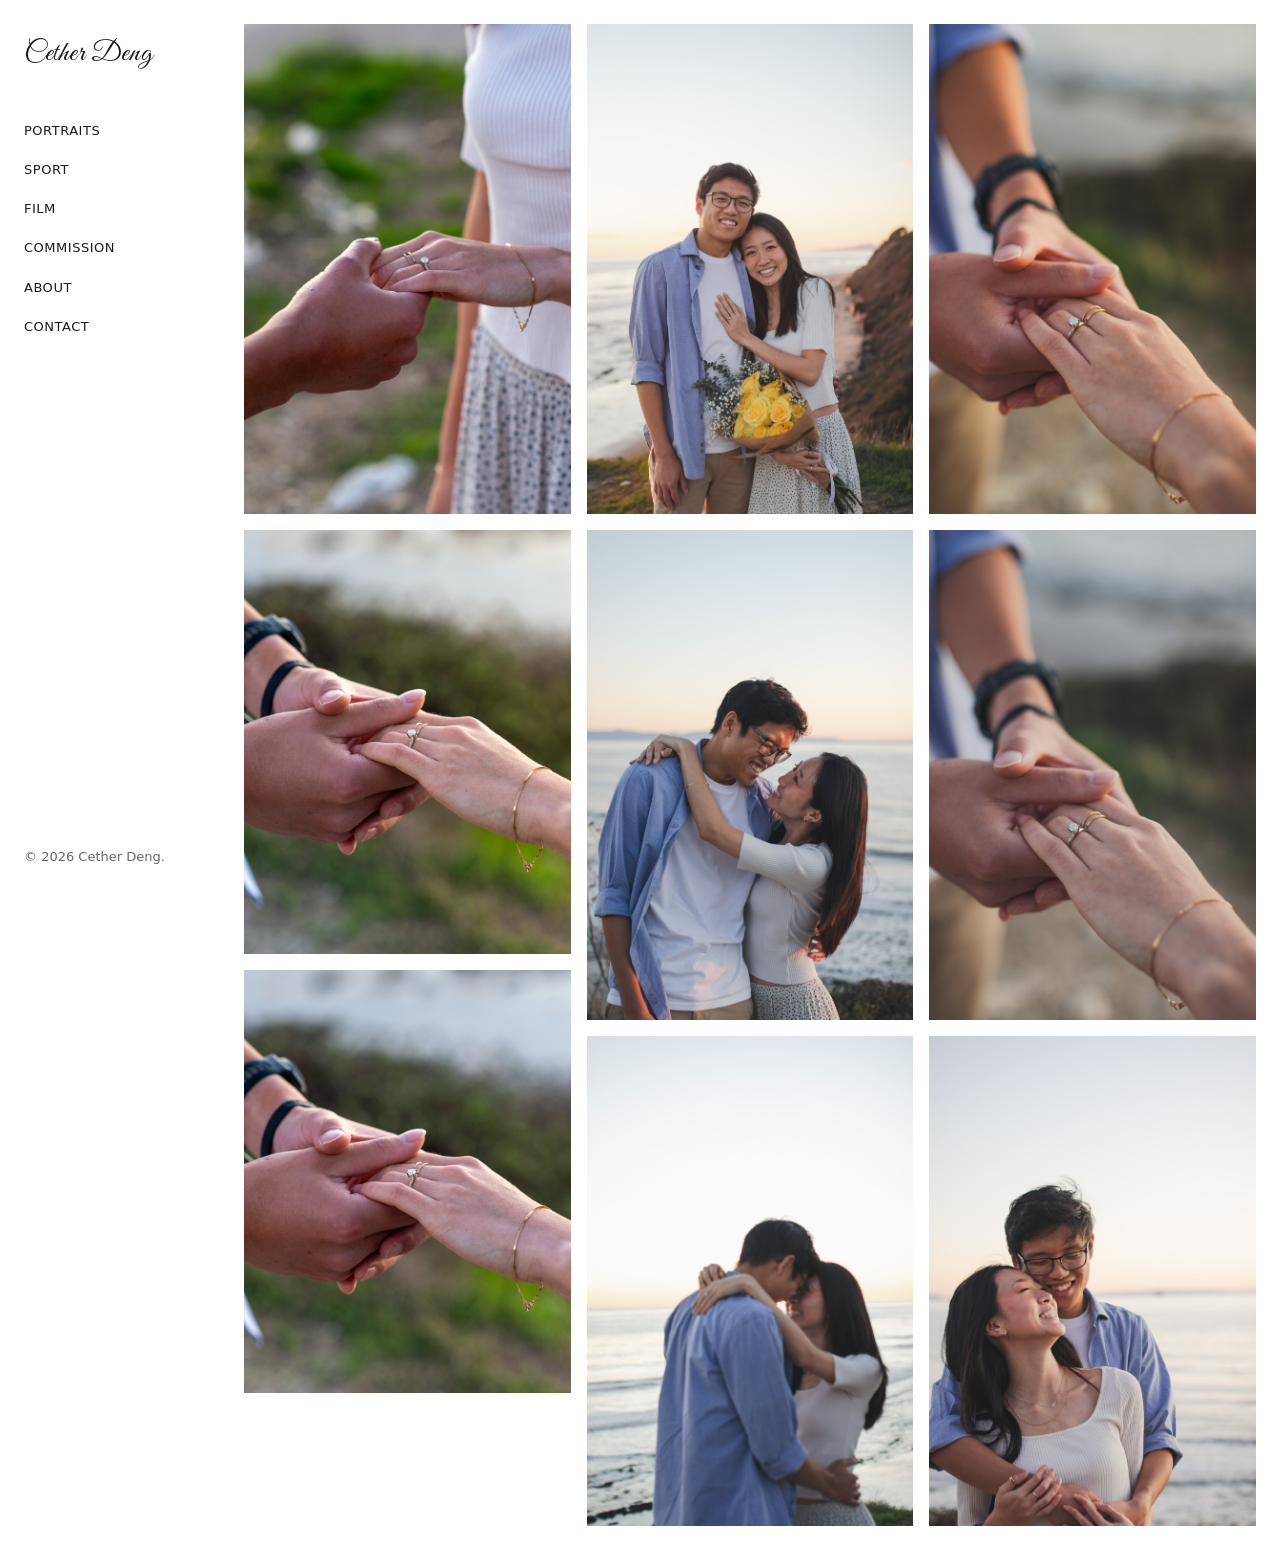
<file: commission/index.html>
<!DOCTYPE html><html lang="en"><head><meta charSet="utf-8"/><meta name="viewport" content="width=device-width, initial-scale=1"/><link rel="preload" href="/_next/static/media/87069f06a4f1ee13-s.p.woff2" as="font" crossorigin="" type="font/woff2"/><link rel="stylesheet" href="/_next/static/css/48e1aa53fe337619.css" data-precedence="next"/><link rel="preload" as="script" fetchPriority="low" href="/_next/static/chunks/webpack-ab07afa35ce1c649.js"/><script src="/_next/static/chunks/fd9d1056-62aaf4b921c84028.js" async=""></script><script src="/_next/static/chunks/23-d15be28bcb581a9c.js" async=""></script><script src="/_next/static/chunks/main-app-0e8fb928e4251e88.js" async=""></script><script src="/_next/static/chunks/173-92ec3e39ee40d853.js" async=""></script><script src="/_next/static/chunks/app/commission/page-36bba468e001d7f8.js" async=""></script><script src="/_next/static/chunks/231-d6ce7e7a39b92dfb.js" async=""></script><script src="/_next/static/chunks/app/layout-ef84af006b45da86.js" async=""></script><title>Cether Deng</title><meta name="description" content="Photography portfolio."/><meta property="og:title" content="Cether Deng"/><meta property="og:description" content="Photography portfolio."/><meta property="og:image" content="https://cetherdeng.com/cover.jpeg"/><meta name="twitter:card" content="summary_large_image"/><meta name="twitter:title" content="Cether Deng"/><meta name="twitter:description" content="Photography portfolio."/><meta name="twitter:image" content="https://cetherdeng.com/cover.jpeg"/><meta name="next-size-adjust"/><script src="/_next/static/chunks/polyfills-42372ed130431b0a.js" noModule=""></script></head><body><div class="app-shell"><aside class="sidebar"><a href="/" class="sidebar-logo __className_a10525">Cether Deng</a><nav class="sidebar-nav" aria-label="Main"><ul class="sidebar-nav-list"><li><a class="sidebar-nav-link" href="/portraits/">PORTRAITS</a></li><li><a class="sidebar-nav-link" href="/sport/">SPORT</a></li><li><a class="sidebar-nav-link" href="/film/">FILM</a></li><li><a class="sidebar-nav-link" href="/commission/">COMMISSION</a></li><li><a class="sidebar-nav-link" href="/about/">ABOUT</a></li><li><a class="sidebar-nav-link" href="/contact/">CONTACT</a></li></ul></nav><footer class="sidebar-footer"><p>© <!-- -->2026<!-- --> Cether Deng.</p></footer></aside><main class="main"><div class="masonry-grid"><div class="masonry-item"><img alt="" loading="lazy" width="800" height="600" decoding="async" data-nimg="1" class="w-full h-auto block" style="color:transparent" src="/commission/DSC03137.jpg"/></div><div class="masonry-item"><img alt="" loading="lazy" width="800" height="600" decoding="async" data-nimg="1" class="w-full h-auto block" style="color:transparent" src="/commission/DSC03139-3.jpg"/></div><div class="masonry-item"><img alt="" loading="lazy" width="800" height="600" decoding="async" data-nimg="1" class="w-full h-auto block" style="color:transparent" src="/commission/DSC03139.jpg"/></div><div class="masonry-item"><img alt="" loading="lazy" width="800" height="600" decoding="async" data-nimg="1" class="w-full h-auto block" style="color:transparent" src="/commission/IMG_9238.jpg"/></div><div class="masonry-item"><img alt="" loading="lazy" width="800" height="600" decoding="async" data-nimg="1" class="w-full h-auto block" style="color:transparent" src="/commission/IMG_9243.jpg"/></div><div class="masonry-item"><img alt="" loading="lazy" width="800" height="600" decoding="async" data-nimg="1" class="w-full h-auto block" style="color:transparent" src="/commission/IMG_9248.jpg"/></div><div class="masonry-item"><img alt="" loading="lazy" width="800" height="600" decoding="async" data-nimg="1" class="w-full h-auto block" style="color:transparent" src="/commission/IMG_9255-2.jpg"/></div><div class="masonry-item"><img alt="" loading="lazy" width="800" height="600" decoding="async" data-nimg="1" class="w-full h-auto block" style="color:transparent" src="/commission/IMG_9255.jpg"/></div><div class="masonry-item"><img alt="" loading="lazy" width="800" height="600" decoding="async" data-nimg="1" class="w-full h-auto block" style="color:transparent" src="/commission/IMG_9278.jpg"/></div></div></main></div><script src="/_next/static/chunks/webpack-ab07afa35ce1c649.js" async=""></script><script>(self.__next_f=self.__next_f||[]).push([0]);self.__next_f.push([2,null])</script><script>self.__next_f.push([1,"1:HL[\"/_next/static/media/87069f06a4f1ee13-s.p.woff2\",\"font\",{\"crossOrigin\":\"\",\"type\":\"font/woff2\"}]\n2:HL[\"/_next/static/css/48e1aa53fe337619.css\",\"style\"]\n"])</script><script>self.__next_f.push([1,"3:I[5751,[],\"\"]\n5:I[8173,[\"173\",\"static/chunks/173-92ec3e39ee40d853.js\",\"433\",\"static/chunks/app/commission/page-36bba468e001d7f8.js\"],\"Image\"]\n6:I[9275,[],\"\"]\n7:I[1343,[],\"\"]\n8:I[231,[\"231\",\"static/chunks/231-d6ce7e7a39b92dfb.js\",\"185\",\"static/chunks/app/layout-ef84af006b45da86.js\"],\"\"]\na:I[6130,[],\"\"]\nb:[]\n"])</script><script>self.__next_f.push([1,"0:[\"$\",\"$L3\",null,{\"buildId\":\"U7mKdct6Q-OjZ6g28b2kJ\",\"assetPrefix\":\"\",\"urlParts\":[\"\",\"commission\",\"\"],\"initialTree\":[\"\",{\"children\":[\"commission\",{\"children\":[\"__PAGE__\",{}]}]},\"$undefined\",\"$undefined\",true],\"initialSeedData\":[\"\",{\"children\":[\"commission\",{\"children\":[\"__PAGE__\",{},[[\"$L4\",[\"$\",\"div\",null,{\"className\":\"masonry-grid\",\"children\":[[\"$\",\"div\",\"DSC03137.jpg\",{\"className\":\"masonry-item\",\"children\":[\"$\",\"$L5\",null,{\"src\":\"/commission/DSC03137.jpg\",\"alt\":\"\",\"width\":800,\"height\":600,\"className\":\"w-full h-auto block\",\"unoptimized\":true}]}],[\"$\",\"div\",\"DSC03139-3.jpg\",{\"className\":\"masonry-item\",\"children\":[\"$\",\"$L5\",null,{\"src\":\"/commission/DSC03139-3.jpg\",\"alt\":\"\",\"width\":800,\"height\":600,\"className\":\"w-full h-auto block\",\"unoptimized\":true}]}],[\"$\",\"div\",\"DSC03139.jpg\",{\"className\":\"masonry-item\",\"children\":[\"$\",\"$L5\",null,{\"src\":\"/commission/DSC03139.jpg\",\"alt\":\"\",\"width\":800,\"height\":600,\"className\":\"w-full h-auto block\",\"unoptimized\":true}]}],[\"$\",\"div\",\"IMG_9238.jpg\",{\"className\":\"masonry-item\",\"children\":[\"$\",\"$L5\",null,{\"src\":\"/commission/IMG_9238.jpg\",\"alt\":\"\",\"width\":800,\"height\":600,\"className\":\"w-full h-auto block\",\"unoptimized\":true}]}],[\"$\",\"div\",\"IMG_9243.jpg\",{\"className\":\"masonry-item\",\"children\":[\"$\",\"$L5\",null,{\"src\":\"/commission/IMG_9243.jpg\",\"alt\":\"\",\"width\":800,\"height\":600,\"className\":\"w-full h-auto block\",\"unoptimized\":true}]}],[\"$\",\"div\",\"IMG_9248.jpg\",{\"className\":\"masonry-item\",\"children\":[\"$\",\"$L5\",null,{\"src\":\"/commission/IMG_9248.jpg\",\"alt\":\"\",\"width\":800,\"height\":600,\"className\":\"w-full h-auto block\",\"unoptimized\":true}]}],[\"$\",\"div\",\"IMG_9255-2.jpg\",{\"className\":\"masonry-item\",\"children\":[\"$\",\"$L5\",null,{\"src\":\"/commission/IMG_9255-2.jpg\",\"alt\":\"\",\"width\":800,\"height\":600,\"className\":\"w-full h-auto block\",\"unoptimized\":true}]}],[\"$\",\"div\",\"IMG_9255.jpg\",{\"className\":\"masonry-item\",\"children\":[\"$\",\"$L5\",null,{\"src\":\"/commission/IMG_9255.jpg\",\"alt\":\"\",\"width\":800,\"height\":600,\"className\":\"w-full h-auto block\",\"unoptimized\":true}]}],[\"$\",\"div\",\"IMG_9278.jpg\",{\"className\":\"masonry-item\",\"children\":[\"$\",\"$L5\",null,{\"src\":\"/commission/IMG_9278.jpg\",\"alt\":\"\",\"width\":800,\"height\":600,\"className\":\"w-full h-auto block\",\"unoptimized\":true}]}]]}],null],null],null]},[null,[\"$\",\"$L6\",null,{\"parallelRouterKey\":\"children\",\"segmentPath\":[\"children\",\"commission\",\"children\"],\"error\":\"$undefined\",\"errorStyles\":\"$undefined\",\"errorScripts\":\"$undefined\",\"template\":[\"$\",\"$L7\",null,{}],\"templateStyles\":\"$undefined\",\"templateScripts\":\"$undefined\",\"notFound\":\"$undefined\",\"notFoundStyles\":\"$undefined\"}]],null]},[[[[\"$\",\"link\",\"0\",{\"rel\":\"stylesheet\",\"href\":\"/_next/static/css/48e1aa53fe337619.css\",\"precedence\":\"next\",\"crossOrigin\":\"$undefined\"}]],[\"$\",\"html\",null,{\"lang\":\"en\",\"children\":[\"$\",\"body\",null,{\"children\":[\"$\",\"div\",null,{\"className\":\"app-shell\",\"children\":[[\"$\",\"aside\",null,{\"className\":\"sidebar\",\"children\":[[\"$\",\"a\",null,{\"href\":\"/\",\"className\":\"sidebar-logo __className_a10525\",\"children\":\"Cether Deng\"}],[\"$\",\"nav\",null,{\"className\":\"sidebar-nav\",\"aria-label\":\"Main\",\"children\":[\"$\",\"ul\",null,{\"className\":\"sidebar-nav-list\",\"children\":[[\"$\",\"li\",\"/portraits/\",{\"children\":[\"$\",\"$L8\",null,{\"href\":\"/portraits/\",\"className\":\"sidebar-nav-link\",\"children\":\"PORTRAITS\"}]}],[\"$\",\"li\",\"/sport/\",{\"children\":[\"$\",\"$L8\",null,{\"href\":\"/sport/\",\"className\":\"sidebar-nav-link\",\"children\":\"SPORT\"}]}],[\"$\",\"li\",\"/film/\",{\"children\":[\"$\",\"$L8\",null,{\"href\":\"/film/\",\"className\":\"sidebar-nav-link\",\"children\":\"FILM\"}]}],[\"$\",\"li\",\"/commission/\",{\"children\":[\"$\",\"$L8\",null,{\"href\":\"/commission/\",\"className\":\"sidebar-nav-link\",\"children\":\"COMMISSION\"}]}],[\"$\",\"li\",\"/about/\",{\"children\":[\"$\",\"$L8\",null,{\"href\":\"/about/\",\"className\":\"sidebar-nav-link\",\"children\":\"ABOUT\"}]}],[\"$\",\"li\",\"/contact/\",{\"children\":[\"$\",\"$L8\",null,{\"href\":\"/contact/\",\"className\":\"sidebar-nav-link\",\"children\":\"CONTACT\"}]}]]}]}],[\"$\",\"footer\",null,{\"className\":\"sidebar-footer\",\"children\":[\"$\",\"p\",null,{\"children\":[\"© \",2026,\" Cether Deng.\"]}]}]]}],[\"$\",\"main\",null,{\"className\":\"main\",\"children\":[\"$\",\"$L6\",null,{\"parallelRouterKey\":\"children\",\"segmentPath\":[\"children\"],\"error\":\"$undefined\",\"errorStyles\":\"$undefined\",\"errorScripts\":\"$undefined\",\"template\":[\"$\",\"$L7\",null,{}],\"templateStyles\":\"$undefined\",\"templateScripts\":\"$undefined\",\"notFound\":[[\"$\",\"title\",null,{\"children\":\"404: This page could not be found.\"}],[\"$\",\"div\",null,{\"style\":{\"fontFamily\":\"system-ui,\\\"Segoe UI\\\",Roboto,Helvetica,Arial,sans-serif,\\\"Apple Color Emoji\\\",\\\"Segoe UI Emoji\\\"\",\"height\":\"100vh\",\"textAlign\":\"center\",\"display\":\"flex\",\"flexDirection\":\"column\",\"alignItems\":\"center\",\"justifyContent\":\"center\"},\"children\":[\"$\",\"div\",null,{\"children\":[[\"$\",\"style\",null,{\"dangerouslySetInnerHTML\":{\"__html\":\"body{color:#000;background:#fff;margin:0}.next-error-h1{border-right:1px solid rgba(0,0,0,.3)}@media (prefers-color-scheme:dark){body{color:#fff;background:#000}.next-error-h1{border-right:1px solid rgba(255,255,255,.3)}}\"}}],[\"$\",\"h1\",null,{\"className\":\"next-error-h1\",\"style\":{\"display\":\"inline-block\",\"margin\":\"0 20px 0 0\",\"padding\":\"0 23px 0 0\",\"fontSize\":24,\"fontWeight\":500,\"verticalAlign\":\"top\",\"lineHeight\":\"49px\"},\"children\":\"404\"}],[\"$\",\"div\",null,{\"style\":{\"display\":\"inline-block\"},\"children\":[\"$\",\"h2\",null,{\"style\":{\"fontSize\":14,\"fontWeight\":400,\"lineHeight\":\"49px\",\"margin\":0},\"children\":\"This page could not be found.\"}]}]]}]}]],\"notFoundStyles\":[]}]}]]}]}]}]],null],null],\"couldBeIntercepted\":false,\"initialHead\":[null,\"$L9\"],\"globalErrorComponent\":\"$a\",\"missingSlots\":\"$Wb\"}]\n"])</script><script>self.__next_f.push([1,"9:[[\"$\",\"meta\",\"0\",{\"name\":\"viewport\",\"content\":\"width=device-width, initial-scale=1\"}],[\"$\",\"meta\",\"1\",{\"charSet\":\"utf-8\"}],[\"$\",\"title\",\"2\",{\"children\":\"Cether Deng\"}],[\"$\",\"meta\",\"3\",{\"name\":\"description\",\"content\":\"Photography portfolio.\"}],[\"$\",\"meta\",\"4\",{\"property\":\"og:title\",\"content\":\"Cether Deng\"}],[\"$\",\"meta\",\"5\",{\"property\":\"og:description\",\"content\":\"Photography portfolio.\"}],[\"$\",\"meta\",\"6\",{\"property\":\"og:image\",\"content\":\"https://cetherdeng.com/cover.jpeg\"}],[\"$\",\"meta\",\"7\",{\"name\":\"twitter:card\",\"content\":\"summary_large_image\"}],[\"$\",\"meta\",\"8\",{\"name\":\"twitter:title\",\"content\":\"Cether Deng\"}],[\"$\",\"meta\",\"9\",{\"name\":\"twitter:description\",\"content\":\"Photography portfolio.\"}],[\"$\",\"meta\",\"10\",{\"name\":\"twitter:image\",\"content\":\"https://cetherdeng.com/cover.jpeg\"}],[\"$\",\"meta\",\"11\",{\"name\":\"next-size-adjust\"}]]\n4:null\n"])</script></body></html>
</file>
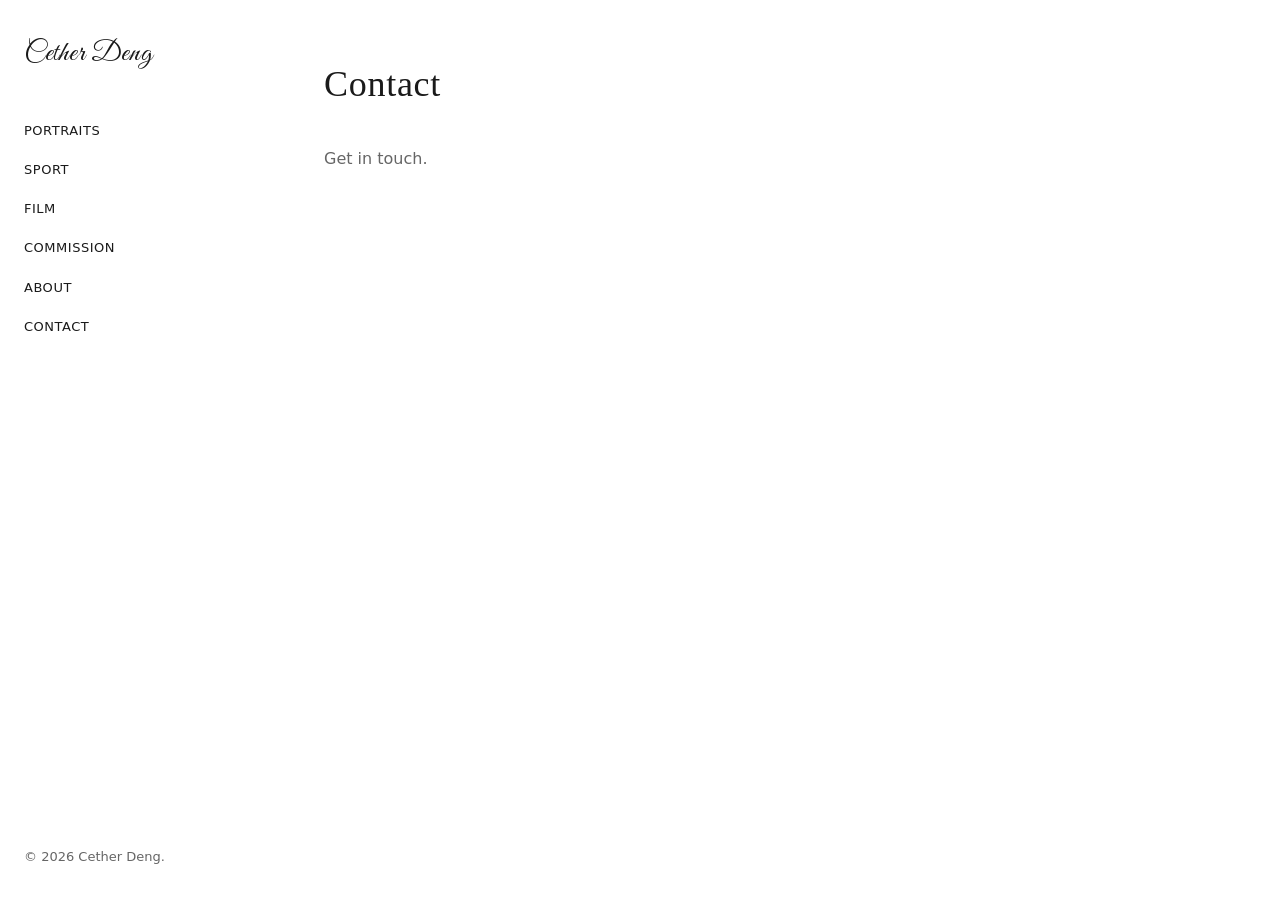
<file: contact/index.html>
<!DOCTYPE html><html lang="en"><head><meta charSet="utf-8"/><meta name="viewport" content="width=device-width, initial-scale=1"/><link rel="preload" href="/_next/static/media/87069f06a4f1ee13-s.p.woff2" as="font" crossorigin="" type="font/woff2"/><link rel="stylesheet" href="/_next/static/css/48e1aa53fe337619.css" data-precedence="next"/><link rel="preload" as="script" fetchPriority="low" href="/_next/static/chunks/webpack-ab07afa35ce1c649.js"/><script src="/_next/static/chunks/fd9d1056-62aaf4b921c84028.js" async=""></script><script src="/_next/static/chunks/23-d15be28bcb581a9c.js" async=""></script><script src="/_next/static/chunks/main-app-0e8fb928e4251e88.js" async=""></script><script src="/_next/static/chunks/231-d6ce7e7a39b92dfb.js" async=""></script><script src="/_next/static/chunks/app/layout-ef84af006b45da86.js" async=""></script><title>Cether Deng</title><meta name="description" content="Photography portfolio."/><meta property="og:title" content="Cether Deng"/><meta property="og:description" content="Photography portfolio."/><meta property="og:image" content="https://cetherdeng.com/cover.jpeg"/><meta name="twitter:card" content="summary_large_image"/><meta name="twitter:title" content="Cether Deng"/><meta name="twitter:description" content="Photography portfolio."/><meta name="twitter:image" content="https://cetherdeng.com/cover.jpeg"/><meta name="next-size-adjust"/><script src="/_next/static/chunks/polyfills-42372ed130431b0a.js" noModule=""></script></head><body><div class="app-shell"><aside class="sidebar"><a href="/" class="sidebar-logo __className_a10525">Cether Deng</a><nav class="sidebar-nav" aria-label="Main"><ul class="sidebar-nav-list"><li><a class="sidebar-nav-link" href="/portraits/">PORTRAITS</a></li><li><a class="sidebar-nav-link" href="/sport/">SPORT</a></li><li><a class="sidebar-nav-link" href="/film/">FILM</a></li><li><a class="sidebar-nav-link" href="/commission/">COMMISSION</a></li><li><a class="sidebar-nav-link" href="/about/">ABOUT</a></li><li><a class="sidebar-nav-link" href="/contact/">CONTACT</a></li></ul></nav><footer class="sidebar-footer"><p>© <!-- -->2026<!-- --> Cether Deng.</p></footer></aside><main class="main"><div class="content"><h1 class="page-title">Contact</h1><p class="text-[var(--muted)]">Get in touch.</p></div></main></div><script src="/_next/static/chunks/webpack-ab07afa35ce1c649.js" async=""></script><script>(self.__next_f=self.__next_f||[]).push([0]);self.__next_f.push([2,null])</script><script>self.__next_f.push([1,"1:HL[\"/_next/static/media/87069f06a4f1ee13-s.p.woff2\",\"font\",{\"crossOrigin\":\"\",\"type\":\"font/woff2\"}]\n2:HL[\"/_next/static/css/48e1aa53fe337619.css\",\"style\"]\n"])</script><script>self.__next_f.push([1,"3:I[5751,[],\"\"]\n5:I[9275,[],\"\"]\n6:I[1343,[],\"\"]\n7:I[231,[\"231\",\"static/chunks/231-d6ce7e7a39b92dfb.js\",\"185\",\"static/chunks/app/layout-ef84af006b45da86.js\"],\"\"]\n9:I[6130,[],\"\"]\na:[]\n"])</script><script>self.__next_f.push([1,"0:[\"$\",\"$L3\",null,{\"buildId\":\"U7mKdct6Q-OjZ6g28b2kJ\",\"assetPrefix\":\"\",\"urlParts\":[\"\",\"contact\",\"\"],\"initialTree\":[\"\",{\"children\":[\"contact\",{\"children\":[\"__PAGE__\",{}]}]},\"$undefined\",\"$undefined\",true],\"initialSeedData\":[\"\",{\"children\":[\"contact\",{\"children\":[\"__PAGE__\",{},[[\"$L4\",[\"$\",\"div\",null,{\"className\":\"content\",\"children\":[[\"$\",\"h1\",null,{\"className\":\"page-title\",\"children\":\"Contact\"}],[\"$\",\"p\",null,{\"className\":\"text-[var(--muted)]\",\"children\":\"Get in touch.\"}]]}],null],null],null]},[null,[\"$\",\"$L5\",null,{\"parallelRouterKey\":\"children\",\"segmentPath\":[\"children\",\"contact\",\"children\"],\"error\":\"$undefined\",\"errorStyles\":\"$undefined\",\"errorScripts\":\"$undefined\",\"template\":[\"$\",\"$L6\",null,{}],\"templateStyles\":\"$undefined\",\"templateScripts\":\"$undefined\",\"notFound\":\"$undefined\",\"notFoundStyles\":\"$undefined\"}]],null]},[[[[\"$\",\"link\",\"0\",{\"rel\":\"stylesheet\",\"href\":\"/_next/static/css/48e1aa53fe337619.css\",\"precedence\":\"next\",\"crossOrigin\":\"$undefined\"}]],[\"$\",\"html\",null,{\"lang\":\"en\",\"children\":[\"$\",\"body\",null,{\"children\":[\"$\",\"div\",null,{\"className\":\"app-shell\",\"children\":[[\"$\",\"aside\",null,{\"className\":\"sidebar\",\"children\":[[\"$\",\"a\",null,{\"href\":\"/\",\"className\":\"sidebar-logo __className_a10525\",\"children\":\"Cether Deng\"}],[\"$\",\"nav\",null,{\"className\":\"sidebar-nav\",\"aria-label\":\"Main\",\"children\":[\"$\",\"ul\",null,{\"className\":\"sidebar-nav-list\",\"children\":[[\"$\",\"li\",\"/portraits/\",{\"children\":[\"$\",\"$L7\",null,{\"href\":\"/portraits/\",\"className\":\"sidebar-nav-link\",\"children\":\"PORTRAITS\"}]}],[\"$\",\"li\",\"/sport/\",{\"children\":[\"$\",\"$L7\",null,{\"href\":\"/sport/\",\"className\":\"sidebar-nav-link\",\"children\":\"SPORT\"}]}],[\"$\",\"li\",\"/film/\",{\"children\":[\"$\",\"$L7\",null,{\"href\":\"/film/\",\"className\":\"sidebar-nav-link\",\"children\":\"FILM\"}]}],[\"$\",\"li\",\"/commission/\",{\"children\":[\"$\",\"$L7\",null,{\"href\":\"/commission/\",\"className\":\"sidebar-nav-link\",\"children\":\"COMMISSION\"}]}],[\"$\",\"li\",\"/about/\",{\"children\":[\"$\",\"$L7\",null,{\"href\":\"/about/\",\"className\":\"sidebar-nav-link\",\"children\":\"ABOUT\"}]}],[\"$\",\"li\",\"/contact/\",{\"children\":[\"$\",\"$L7\",null,{\"href\":\"/contact/\",\"className\":\"sidebar-nav-link\",\"children\":\"CONTACT\"}]}]]}]}],[\"$\",\"footer\",null,{\"className\":\"sidebar-footer\",\"children\":[\"$\",\"p\",null,{\"children\":[\"© \",2026,\" Cether Deng.\"]}]}]]}],[\"$\",\"main\",null,{\"className\":\"main\",\"children\":[\"$\",\"$L5\",null,{\"parallelRouterKey\":\"children\",\"segmentPath\":[\"children\"],\"error\":\"$undefined\",\"errorStyles\":\"$undefined\",\"errorScripts\":\"$undefined\",\"template\":[\"$\",\"$L6\",null,{}],\"templateStyles\":\"$undefined\",\"templateScripts\":\"$undefined\",\"notFound\":[[\"$\",\"title\",null,{\"children\":\"404: This page could not be found.\"}],[\"$\",\"div\",null,{\"style\":{\"fontFamily\":\"system-ui,\\\"Segoe UI\\\",Roboto,Helvetica,Arial,sans-serif,\\\"Apple Color Emoji\\\",\\\"Segoe UI Emoji\\\"\",\"height\":\"100vh\",\"textAlign\":\"center\",\"display\":\"flex\",\"flexDirection\":\"column\",\"alignItems\":\"center\",\"justifyContent\":\"center\"},\"children\":[\"$\",\"div\",null,{\"children\":[[\"$\",\"style\",null,{\"dangerouslySetInnerHTML\":{\"__html\":\"body{color:#000;background:#fff;margin:0}.next-error-h1{border-right:1px solid rgba(0,0,0,.3)}@media (prefers-color-scheme:dark){body{color:#fff;background:#000}.next-error-h1{border-right:1px solid rgba(255,255,255,.3)}}\"}}],[\"$\",\"h1\",null,{\"className\":\"next-error-h1\",\"style\":{\"display\":\"inline-block\",\"margin\":\"0 20px 0 0\",\"padding\":\"0 23px 0 0\",\"fontSize\":24,\"fontWeight\":500,\"verticalAlign\":\"top\",\"lineHeight\":\"49px\"},\"children\":\"404\"}],[\"$\",\"div\",null,{\"style\":{\"display\":\"inline-block\"},\"children\":[\"$\",\"h2\",null,{\"style\":{\"fontSize\":14,\"fontWeight\":400,\"lineHeight\":\"49px\",\"margin\":0},\"children\":\"This page could not be found.\"}]}]]}]}]],\"notFoundStyles\":[]}]}]]}]}]}]],null],null],\"couldBeIntercepted\":false,\"initialHead\":[null,\"$L8\"],\"globalErrorComponent\":\"$9\",\"missingSlots\":\"$Wa\"}]\n"])</script><script>self.__next_f.push([1,"8:[[\"$\",\"meta\",\"0\",{\"name\":\"viewport\",\"content\":\"width=device-width, initial-scale=1\"}],[\"$\",\"meta\",\"1\",{\"charSet\":\"utf-8\"}],[\"$\",\"title\",\"2\",{\"children\":\"Cether Deng\"}],[\"$\",\"meta\",\"3\",{\"name\":\"description\",\"content\":\"Photography portfolio.\"}],[\"$\",\"meta\",\"4\",{\"property\":\"og:title\",\"content\":\"Cether Deng\"}],[\"$\",\"meta\",\"5\",{\"property\":\"og:description\",\"content\":\"Photography portfolio.\"}],[\"$\",\"meta\",\"6\",{\"property\":\"og:image\",\"content\":\"https://cetherdeng.com/cover.jpeg\"}],[\"$\",\"meta\",\"7\",{\"name\":\"twitter:card\",\"content\":\"summary_large_image\"}],[\"$\",\"meta\",\"8\",{\"name\":\"twitter:title\",\"content\":\"Cether Deng\"}],[\"$\",\"meta\",\"9\",{\"name\":\"twitter:description\",\"content\":\"Photography portfolio.\"}],[\"$\",\"meta\",\"10\",{\"name\":\"twitter:image\",\"content\":\"https://cetherdeng.com/cover.jpeg\"}],[\"$\",\"meta\",\"11\",{\"name\":\"next-size-adjust\"}]]\n4:null\n"])</script></body></html>
</file>
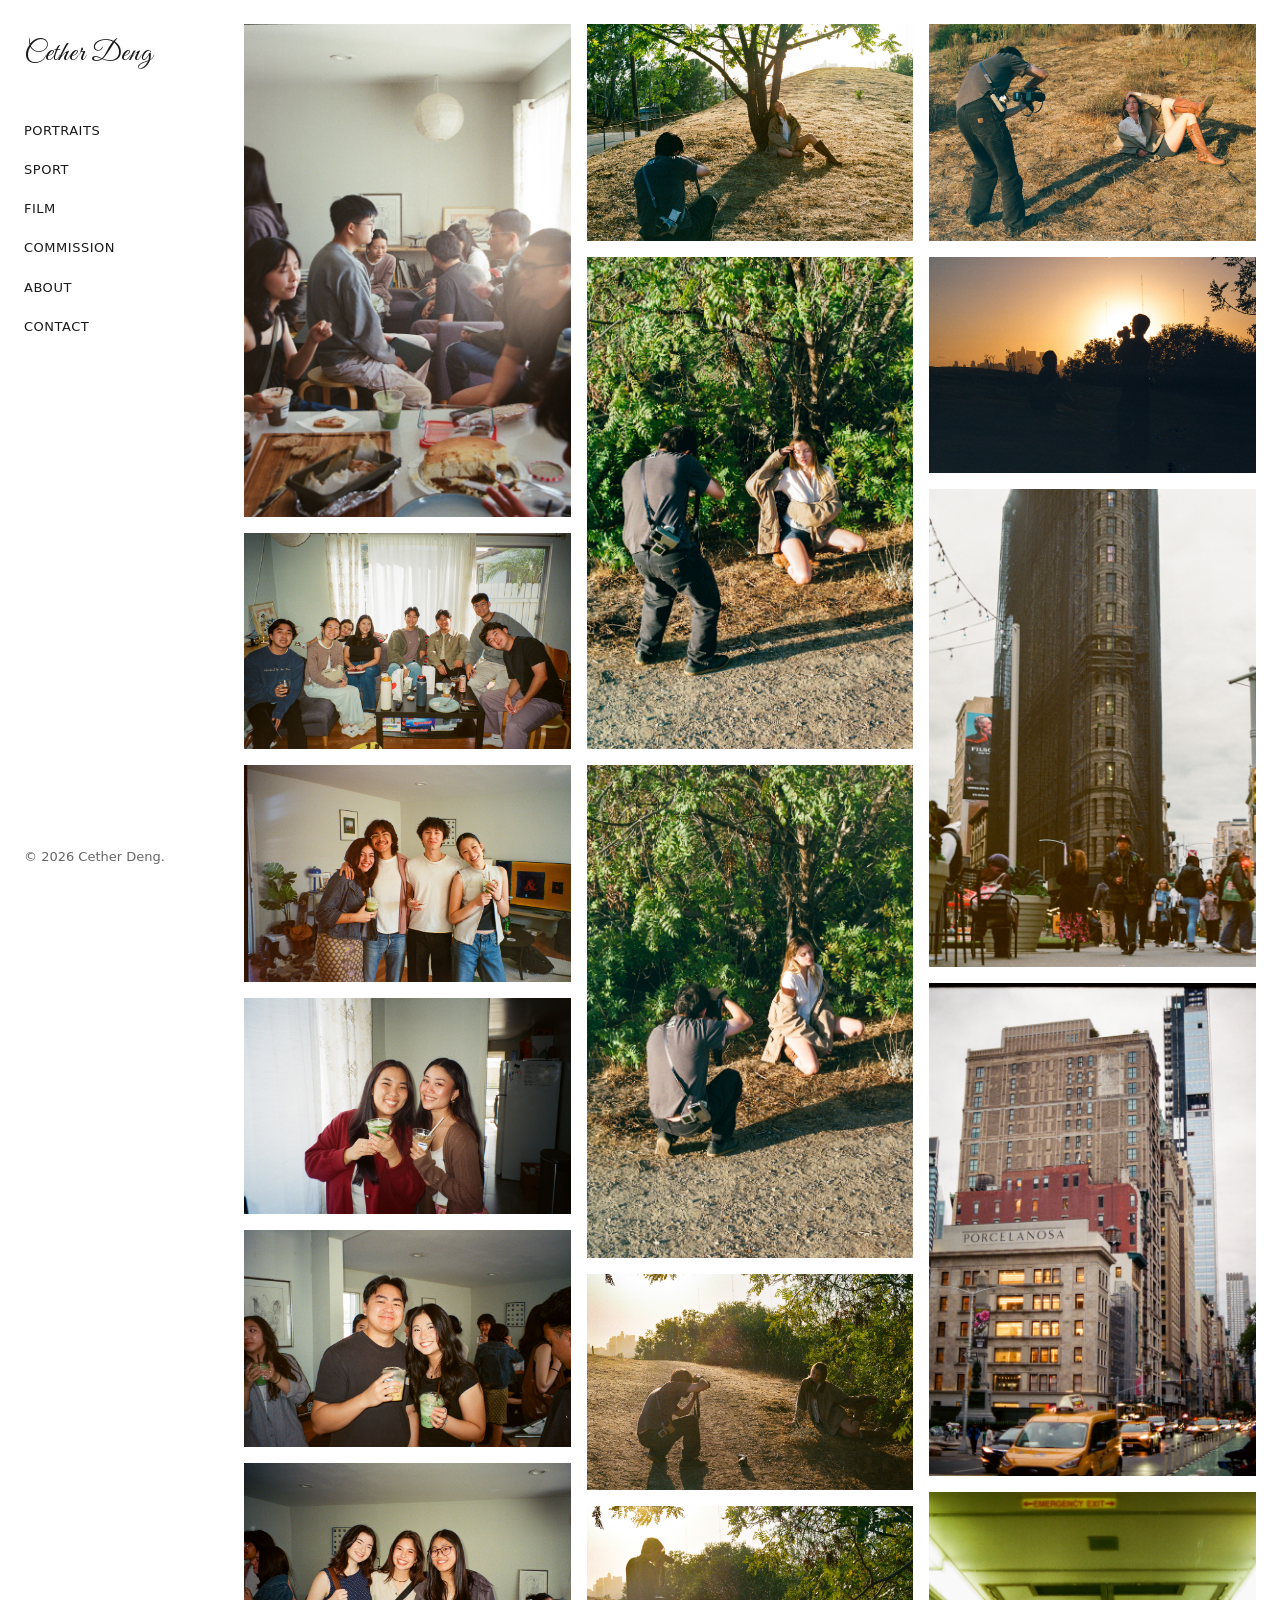
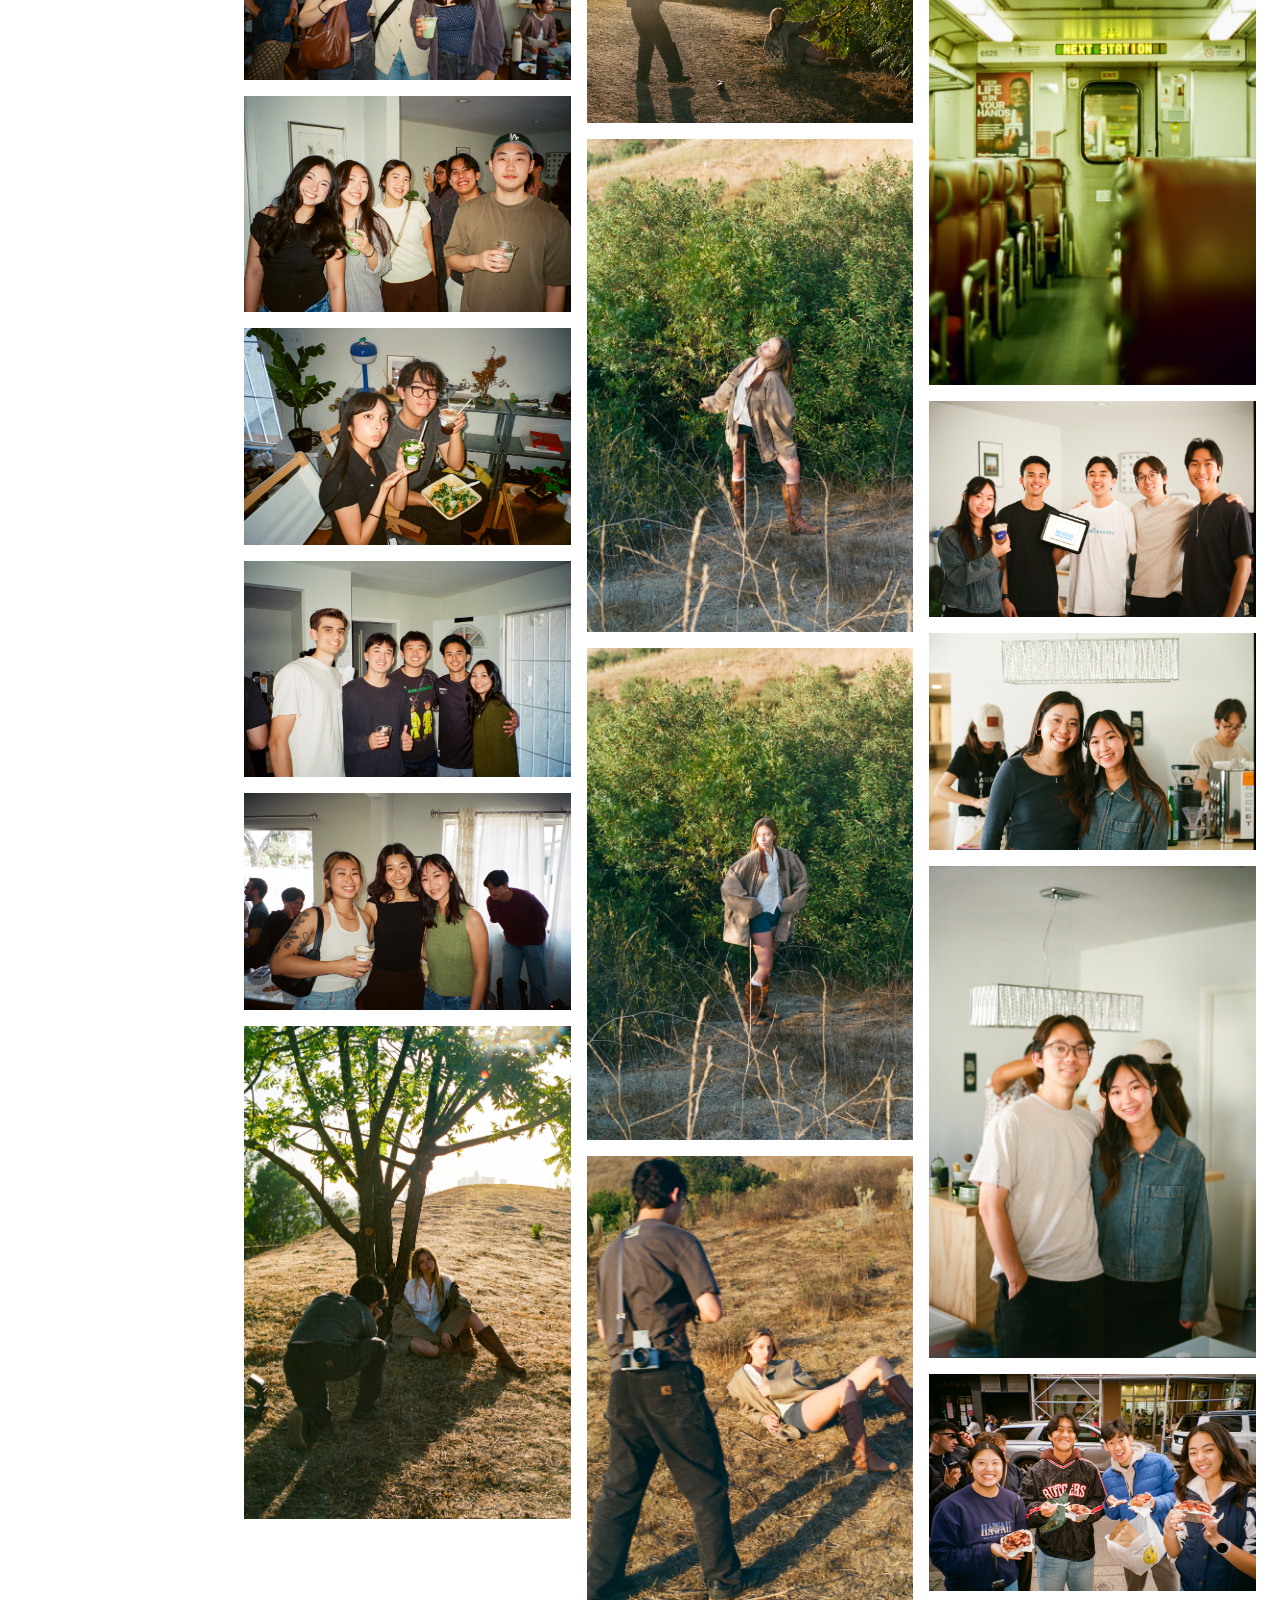
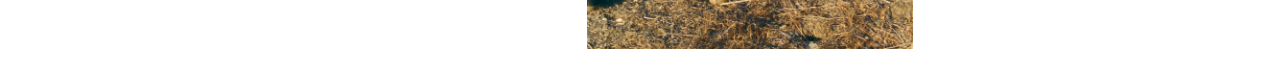
<file: film/index.html>
<!DOCTYPE html><html lang="en"><head><meta charSet="utf-8"/><meta name="viewport" content="width=device-width, initial-scale=1"/><link rel="preload" href="/_next/static/media/87069f06a4f1ee13-s.p.woff2" as="font" crossorigin="" type="font/woff2"/><link rel="stylesheet" href="/_next/static/css/48e1aa53fe337619.css" data-precedence="next"/><link rel="preload" as="script" fetchPriority="low" href="/_next/static/chunks/webpack-ab07afa35ce1c649.js"/><script src="/_next/static/chunks/fd9d1056-62aaf4b921c84028.js" async=""></script><script src="/_next/static/chunks/23-d15be28bcb581a9c.js" async=""></script><script src="/_next/static/chunks/main-app-0e8fb928e4251e88.js" async=""></script><script src="/_next/static/chunks/173-92ec3e39ee40d853.js" async=""></script><script src="/_next/static/chunks/app/film/page-321855e53ff97a1f.js" async=""></script><script src="/_next/static/chunks/231-d6ce7e7a39b92dfb.js" async=""></script><script src="/_next/static/chunks/app/layout-ef84af006b45da86.js" async=""></script><title>Cether Deng</title><meta name="description" content="Photography portfolio."/><meta property="og:title" content="Cether Deng"/><meta property="og:description" content="Photography portfolio."/><meta property="og:image" content="https://cetherdeng.com/cover.jpeg"/><meta name="twitter:card" content="summary_large_image"/><meta name="twitter:title" content="Cether Deng"/><meta name="twitter:description" content="Photography portfolio."/><meta name="twitter:image" content="https://cetherdeng.com/cover.jpeg"/><meta name="next-size-adjust"/><script src="/_next/static/chunks/polyfills-42372ed130431b0a.js" noModule=""></script></head><body><div class="app-shell"><aside class="sidebar"><a href="/" class="sidebar-logo __className_a10525">Cether Deng</a><nav class="sidebar-nav" aria-label="Main"><ul class="sidebar-nav-list"><li><a class="sidebar-nav-link" href="/portraits/">PORTRAITS</a></li><li><a class="sidebar-nav-link" href="/sport/">SPORT</a></li><li><a class="sidebar-nav-link" href="/film/">FILM</a></li><li><a class="sidebar-nav-link" href="/commission/">COMMISSION</a></li><li><a class="sidebar-nav-link" href="/about/">ABOUT</a></li><li><a class="sidebar-nav-link" href="/contact/">CONTACT</a></li></ul></nav><footer class="sidebar-footer"><p>© <!-- -->2026<!-- --> Cether Deng.</p></footer></aside><main class="main"><div class="masonry-grid"><div class="masonry-item"><img alt="" loading="lazy" width="800" height="600" decoding="async" data-nimg="1" class="w-full h-auto block" style="color:transparent" src="/film/000016600030.jpg"/></div><div class="masonry-item"><img alt="" loading="lazy" width="800" height="600" decoding="async" data-nimg="1" class="w-full h-auto block" style="color:transparent" src="/film/000016610023.jpg"/></div><div class="masonry-item"><img alt="" loading="lazy" width="800" height="600" decoding="async" data-nimg="1" class="w-full h-auto block" style="color:transparent" src="/film/000016610024.jpg"/></div><div class="masonry-item"><img alt="" loading="lazy" width="800" height="600" decoding="async" data-nimg="1" class="w-full h-auto block" style="color:transparent" src="/film/000016610026.jpg"/></div><div class="masonry-item"><img alt="" loading="lazy" width="800" height="600" decoding="async" data-nimg="1" class="w-full h-auto block" style="color:transparent" src="/film/000016610027.jpg"/></div><div class="masonry-item"><img alt="" loading="lazy" width="800" height="600" decoding="async" data-nimg="1" class="w-full h-auto block" style="color:transparent" src="/film/000016610029.jpg"/></div><div class="masonry-item"><img alt="" loading="lazy" width="800" height="600" decoding="async" data-nimg="1" class="w-full h-auto block" style="color:transparent" src="/film/000016610030.jpg"/></div><div class="masonry-item"><img alt="" loading="lazy" width="800" height="600" decoding="async" data-nimg="1" class="w-full h-auto block" style="color:transparent" src="/film/000016610031.jpg"/></div><div class="masonry-item"><img alt="" loading="lazy" width="800" height="600" decoding="async" data-nimg="1" class="w-full h-auto block" style="color:transparent" src="/film/000016610032.jpg"/></div><div class="masonry-item"><img alt="" loading="lazy" width="800" height="600" decoding="async" data-nimg="1" class="w-full h-auto block" style="color:transparent" src="/film/000016610034.jpg"/></div><div class="masonry-item"><img alt="" loading="lazy" width="800" height="600" decoding="async" data-nimg="1" class="w-full h-auto block" style="color:transparent" src="/film/46320027.jpg"/></div><div class="masonry-item"><img alt="" loading="lazy" width="800" height="600" decoding="async" data-nimg="1" class="w-full h-auto block" style="color:transparent" src="/film/46320028.jpg"/></div><div class="masonry-item"><img alt="" loading="lazy" width="800" height="600" decoding="async" data-nimg="1" class="w-full h-auto block" style="color:transparent" src="/film/46320029.jpg"/></div><div class="masonry-item"><img alt="" loading="lazy" width="800" height="600" decoding="async" data-nimg="1" class="w-full h-auto block" style="color:transparent" src="/film/46320030.jpg"/></div><div class="masonry-item"><img alt="" loading="lazy" width="800" height="600" decoding="async" data-nimg="1" class="w-full h-auto block" style="color:transparent" src="/film/46320031.jpg"/></div><div class="masonry-item"><img alt="" loading="lazy" width="800" height="600" decoding="async" data-nimg="1" class="w-full h-auto block" style="color:transparent" src="/film/46320032.jpg"/></div><div class="masonry-item"><img alt="" loading="lazy" width="800" height="600" decoding="async" data-nimg="1" class="w-full h-auto block" style="color:transparent" src="/film/46320033.jpg"/></div><div class="masonry-item"><img alt="" loading="lazy" width="800" height="600" decoding="async" data-nimg="1" class="w-full h-auto block" style="color:transparent" src="/film/46320034.jpg"/></div><div class="masonry-item"><img alt="" loading="lazy" width="800" height="600" decoding="async" data-nimg="1" class="w-full h-auto block" style="color:transparent" src="/film/46320035.jpg"/></div><div class="masonry-item"><img alt="" loading="lazy" width="800" height="600" decoding="async" data-nimg="1" class="w-full h-auto block" style="color:transparent" src="/film/46320036.jpg"/></div><div class="masonry-item"><img alt="" loading="lazy" width="800" height="600" decoding="async" data-nimg="1" class="w-full h-auto block" style="color:transparent" src="/film/46320037.jpg"/></div><div class="masonry-item"><img alt="" loading="lazy" width="800" height="600" decoding="async" data-nimg="1" class="w-full h-auto block" style="color:transparent" src="/film/64340001.jpg"/></div><div class="masonry-item"><img alt="" loading="lazy" width="800" height="600" decoding="async" data-nimg="1" class="w-full h-auto block" style="color:transparent" src="/film/64340003.jpg"/></div><div class="masonry-item"><img alt="" loading="lazy" width="800" height="600" decoding="async" data-nimg="1" class="w-full h-auto block" style="color:transparent" src="/film/64340004.jpg"/></div><div class="masonry-item"><img alt="" loading="lazy" width="800" height="600" decoding="async" data-nimg="1" class="w-full h-auto block" style="color:transparent" src="/film/64340015.jpg"/></div><div class="masonry-item"><img alt="" loading="lazy" width="800" height="600" decoding="async" data-nimg="1" class="w-full h-auto block" style="color:transparent" src="/film/64340022.jpg"/></div><div class="masonry-item"><img alt="" loading="lazy" width="800" height="600" decoding="async" data-nimg="1" class="w-full h-auto block" style="color:transparent" src="/film/64340023.jpg"/></div><div class="masonry-item"><img alt="" loading="lazy" width="800" height="600" decoding="async" data-nimg="1" class="w-full h-auto block" style="color:transparent" src="/film/64370031.jpg"/></div></div></main></div><script src="/_next/static/chunks/webpack-ab07afa35ce1c649.js" async=""></script><script>(self.__next_f=self.__next_f||[]).push([0]);self.__next_f.push([2,null])</script><script>self.__next_f.push([1,"1:HL[\"/_next/static/media/87069f06a4f1ee13-s.p.woff2\",\"font\",{\"crossOrigin\":\"\",\"type\":\"font/woff2\"}]\n2:HL[\"/_next/static/css/48e1aa53fe337619.css\",\"style\"]\n"])</script><script>self.__next_f.push([1,"3:I[5751,[],\"\"]\n5:I[8173,[\"173\",\"static/chunks/173-92ec3e39ee40d853.js\",\"22\",\"static/chunks/app/film/page-321855e53ff97a1f.js\"],\"Image\"]\n6:I[9275,[],\"\"]\n7:I[1343,[],\"\"]\n8:I[231,[\"231\",\"static/chunks/231-d6ce7e7a39b92dfb.js\",\"185\",\"static/chunks/app/layout-ef84af006b45da86.js\"],\"\"]\na:I[6130,[],\"\"]\nb:[]\n"])</script><script>self.__next_f.push([1,"0:[\"$\",\"$L3\",null,{\"buildId\":\"U7mKdct6Q-OjZ6g28b2kJ\",\"assetPrefix\":\"\",\"urlParts\":[\"\",\"film\",\"\"],\"initialTree\":[\"\",{\"children\":[\"film\",{\"children\":[\"__PAGE__\",{}]}]},\"$undefined\",\"$undefined\",true],\"initialSeedData\":[\"\",{\"children\":[\"film\",{\"children\":[\"__PAGE__\",{},[[\"$L4\",[\"$\",\"div\",null,{\"className\":\"masonry-grid\",\"children\":[[\"$\",\"div\",\"000016600030.jpg\",{\"className\":\"masonry-item\",\"children\":[\"$\",\"$L5\",null,{\"src\":\"/film/000016600030.jpg\",\"alt\":\"\",\"width\":800,\"height\":600,\"className\":\"w-full h-auto block\",\"unoptimized\":true}]}],[\"$\",\"div\",\"000016610023.jpg\",{\"className\":\"masonry-item\",\"children\":[\"$\",\"$L5\",null,{\"src\":\"/film/000016610023.jpg\",\"alt\":\"\",\"width\":800,\"height\":600,\"className\":\"w-full h-auto block\",\"unoptimized\":true}]}],[\"$\",\"div\",\"000016610024.jpg\",{\"className\":\"masonry-item\",\"children\":[\"$\",\"$L5\",null,{\"src\":\"/film/000016610024.jpg\",\"alt\":\"\",\"width\":800,\"height\":600,\"className\":\"w-full h-auto block\",\"unoptimized\":true}]}],[\"$\",\"div\",\"000016610026.jpg\",{\"className\":\"masonry-item\",\"children\":[\"$\",\"$L5\",null,{\"src\":\"/film/000016610026.jpg\",\"alt\":\"\",\"width\":800,\"height\":600,\"className\":\"w-full h-auto block\",\"unoptimized\":true}]}],[\"$\",\"div\",\"000016610027.jpg\",{\"className\":\"masonry-item\",\"children\":[\"$\",\"$L5\",null,{\"src\":\"/film/000016610027.jpg\",\"alt\":\"\",\"width\":800,\"height\":600,\"className\":\"w-full h-auto block\",\"unoptimized\":true}]}],[\"$\",\"div\",\"000016610029.jpg\",{\"className\":\"masonry-item\",\"children\":[\"$\",\"$L5\",null,{\"src\":\"/film/000016610029.jpg\",\"alt\":\"\",\"width\":800,\"height\":600,\"className\":\"w-full h-auto block\",\"unoptimized\":true}]}],[\"$\",\"div\",\"000016610030.jpg\",{\"className\":\"masonry-item\",\"children\":[\"$\",\"$L5\",null,{\"src\":\"/film/000016610030.jpg\",\"alt\":\"\",\"width\":800,\"height\":600,\"className\":\"w-full h-auto block\",\"unoptimized\":true}]}],[\"$\",\"div\",\"000016610031.jpg\",{\"className\":\"masonry-item\",\"children\":[\"$\",\"$L5\",null,{\"src\":\"/film/000016610031.jpg\",\"alt\":\"\",\"width\":800,\"height\":600,\"className\":\"w-full h-auto block\",\"unoptimized\":true}]}],[\"$\",\"div\",\"000016610032.jpg\",{\"className\":\"masonry-item\",\"children\":[\"$\",\"$L5\",null,{\"src\":\"/film/000016610032.jpg\",\"alt\":\"\",\"width\":800,\"height\":600,\"className\":\"w-full h-auto block\",\"unoptimized\":true}]}],[\"$\",\"div\",\"000016610034.jpg\",{\"className\":\"masonry-item\",\"children\":[\"$\",\"$L5\",null,{\"src\":\"/film/000016610034.jpg\",\"alt\":\"\",\"width\":800,\"height\":600,\"className\":\"w-full h-auto block\",\"unoptimized\":true}]}],[\"$\",\"div\",\"46320027.jpg\",{\"className\":\"masonry-item\",\"children\":[\"$\",\"$L5\",null,{\"src\":\"/film/46320027.jpg\",\"alt\":\"\",\"width\":800,\"height\":600,\"className\":\"w-full h-auto block\",\"unoptimized\":true}]}],[\"$\",\"div\",\"46320028.jpg\",{\"className\":\"masonry-item\",\"children\":[\"$\",\"$L5\",null,{\"src\":\"/film/46320028.jpg\",\"alt\":\"\",\"width\":800,\"height\":600,\"className\":\"w-full h-auto block\",\"unoptimized\":true}]}],[\"$\",\"div\",\"46320029.jpg\",{\"className\":\"masonry-item\",\"children\":[\"$\",\"$L5\",null,{\"src\":\"/film/46320029.jpg\",\"alt\":\"\",\"width\":800,\"height\":600,\"className\":\"w-full h-auto block\",\"unoptimized\":true}]}],[\"$\",\"div\",\"46320030.jpg\",{\"className\":\"masonry-item\",\"children\":[\"$\",\"$L5\",null,{\"src\":\"/film/46320030.jpg\",\"alt\":\"\",\"width\":800,\"height\":600,\"className\":\"w-full h-auto block\",\"unoptimized\":true}]}],[\"$\",\"div\",\"46320031.jpg\",{\"className\":\"masonry-item\",\"children\":[\"$\",\"$L5\",null,{\"src\":\"/film/46320031.jpg\",\"alt\":\"\",\"width\":800,\"height\":600,\"className\":\"w-full h-auto block\",\"unoptimized\":true}]}],[\"$\",\"div\",\"46320032.jpg\",{\"className\":\"masonry-item\",\"children\":[\"$\",\"$L5\",null,{\"src\":\"/film/46320032.jpg\",\"alt\":\"\",\"width\":800,\"height\":600,\"className\":\"w-full h-auto block\",\"unoptimized\":true}]}],[\"$\",\"div\",\"46320033.jpg\",{\"className\":\"masonry-item\",\"children\":[\"$\",\"$L5\",null,{\"src\":\"/film/46320033.jpg\",\"alt\":\"\",\"width\":800,\"height\":600,\"className\":\"w-full h-auto block\",\"unoptimized\":true}]}],[\"$\",\"div\",\"46320034.jpg\",{\"className\":\"masonry-item\",\"children\":[\"$\",\"$L5\",null,{\"src\":\"/film/46320034.jpg\",\"alt\":\"\",\"width\":800,\"height\":600,\"className\":\"w-full h-auto block\",\"unoptimized\":true}]}],[\"$\",\"div\",\"46320035.jpg\",{\"className\":\"masonry-item\",\"children\":[\"$\",\"$L5\",null,{\"src\":\"/film/46320035.jpg\",\"alt\":\"\",\"width\":800,\"height\":600,\"className\":\"w-full h-auto block\",\"unoptimized\":true}]}],[\"$\",\"div\",\"46320036.jpg\",{\"className\":\"masonry-item\",\"children\":[\"$\",\"$L5\",null,{\"src\":\"/film/46320036.jpg\",\"alt\":\"\",\"width\":800,\"height\":600,\"className\":\"w-full h-auto block\",\"unoptimized\":true}]}],[\"$\",\"div\",\"46320037.jpg\",{\"className\":\"masonry-item\",\"children\":[\"$\",\"$L5\",null,{\"src\":\"/film/46320037.jpg\",\"alt\":\"\",\"width\":800,\"height\":600,\"className\":\"w-full h-auto block\",\"unoptimized\":true}]}],[\"$\",\"div\",\"64340001.jpg\",{\"className\":\"masonry-item\",\"children\":[\"$\",\"$L5\",null,{\"src\":\"/film/64340001.jpg\",\"alt\":\"\",\"width\":800,\"height\":600,\"className\":\"w-full h-auto block\",\"unoptimized\":true}]}],[\"$\",\"div\",\"64340003.jpg\",{\"className\":\"masonry-item\",\"children\":[\"$\",\"$L5\",null,{\"src\":\"/film/64340003.jpg\",\"alt\":\"\",\"width\":800,\"height\":600,\"className\":\"w-full h-auto block\",\"unoptimized\":true}]}],[\"$\",\"div\",\"64340004.jpg\",{\"className\":\"masonry-item\",\"children\":[\"$\",\"$L5\",null,{\"src\":\"/film/64340004.jpg\",\"alt\":\"\",\"width\":800,\"height\":600,\"className\":\"w-full h-auto block\",\"unoptimized\":true}]}],[\"$\",\"div\",\"64340015.jpg\",{\"className\":\"masonry-item\",\"children\":[\"$\",\"$L5\",null,{\"src\":\"/film/64340015.jpg\",\"alt\":\"\",\"width\":800,\"height\":600,\"className\":\"w-full h-auto block\",\"unoptimized\":true}]}],[\"$\",\"div\",\"64340022.jpg\",{\"className\":\"masonry-item\",\"children\":[\"$\",\"$L5\",null,{\"src\":\"/film/64340022.jpg\",\"alt\":\"\",\"width\":800,\"height\":600,\"className\":\"w-full h-auto block\",\"unoptimized\":true}]}],[\"$\",\"div\",\"64340023.jpg\",{\"className\":\"masonry-item\",\"children\":[\"$\",\"$L5\",null,{\"src\":\"/film/64340023.jpg\",\"alt\":\"\",\"width\":800,\"height\":600,\"className\":\"w-full h-auto block\",\"unoptimized\":true}]}],[\"$\",\"div\",\"64370031.jpg\",{\"className\":\"masonry-item\",\"children\":[\"$\",\"$L5\",null,{\"src\":\"/film/64370031.jpg\",\"alt\":\"\",\"width\":800,\"height\":600,\"className\":\"w-full h-auto block\",\"unoptimized\":true}]}]]}],null],null],null]},[null,[\"$\",\"$L6\",null,{\"parallelRouterKey\":\"children\",\"segmentPath\":[\"children\",\"film\",\"children\"],\"error\":\"$undefined\",\"errorStyles\":\"$undefined\",\"errorScripts\":\"$undefined\",\"template\":[\"$\",\"$L7\",null,{}],\"templateStyles\":\"$undefined\",\"templateScripts\":\"$undefined\",\"notFound\":\"$undefined\",\"notFoundStyles\":\"$undefined\"}]],null]},[[[[\"$\",\"link\",\"0\",{\"rel\":\"stylesheet\",\"href\":\"/_next/static/css/48e1aa53fe337619.css\",\"precedence\":\"next\",\"crossOrigin\":\"$undefined\"}]],[\"$\",\"html\",null,{\"lang\":\"en\",\"children\":[\"$\",\"body\",null,{\"children\":[\"$\",\"div\",null,{\"className\":\"app-shell\",\"children\":[[\"$\",\"aside\",null,{\"className\":\"sidebar\",\"children\":[[\"$\",\"a\",null,{\"href\":\"/\",\"className\":\"sidebar-logo __className_a10525\",\"children\":\"Cether Deng\"}],[\"$\",\"nav\",null,{\"className\":\"sidebar-nav\",\"aria-label\":\"Main\",\"children\":[\"$\",\"ul\",null,{\"className\":\"sidebar-nav-list\",\"children\":[[\"$\",\"li\",\"/portraits/\",{\"children\":[\"$\",\"$L8\",null,{\"href\":\"/portraits/\",\"className\":\"sidebar-nav-link\",\"children\":\"PORTRAITS\"}]}],[\"$\",\"li\",\"/sport/\",{\"children\":[\"$\",\"$L8\",null,{\"href\":\"/sport/\",\"className\":\"sidebar-nav-link\",\"children\":\"SPORT\"}]}],[\"$\",\"li\",\"/film/\",{\"children\":[\"$\",\"$L8\",null,{\"href\":\"/film/\",\"className\":\"sidebar-nav-link\",\"children\":\"FILM\"}]}],[\"$\",\"li\",\"/commission/\",{\"children\":[\"$\",\"$L8\",null,{\"href\":\"/commission/\",\"className\":\"sidebar-nav-link\",\"children\":\"COMMISSION\"}]}],[\"$\",\"li\",\"/about/\",{\"children\":[\"$\",\"$L8\",null,{\"href\":\"/about/\",\"className\":\"sidebar-nav-link\",\"children\":\"ABOUT\"}]}],[\"$\",\"li\",\"/contact/\",{\"children\":[\"$\",\"$L8\",null,{\"href\":\"/contact/\",\"className\":\"sidebar-nav-link\",\"children\":\"CONTACT\"}]}]]}]}],[\"$\",\"footer\",null,{\"className\":\"sidebar-footer\",\"children\":[\"$\",\"p\",null,{\"children\":[\"© \",2026,\" Cether Deng.\"]}]}]]}],[\"$\",\"main\",null,{\"className\":\"main\",\"children\":[\"$\",\"$L6\",null,{\"parallelRouterKey\":\"children\",\"segmentPath\":[\"children\"],\"error\":\"$undefined\",\"errorStyles\":\"$undefined\",\"errorScripts\":\"$undefined\",\"template\":[\"$\",\"$L7\",null,{}],\"templateStyles\":\"$undefined\",\"templateScripts\":\"$undefined\",\"notFound\":[[\"$\",\"title\",null,{\"children\":\"404: This page could not be found.\"}],[\"$\",\"div\",null,{\"style\":{\"fontFamily\":\"system-ui,\\\"Segoe UI\\\",Roboto,Helvetica,Arial,sans-serif,\\\"Apple Color Emoji\\\",\\\"Segoe UI Emoji\\\"\",\"height\":\"100vh\",\"textAlign\":\"center\",\"display\":\"flex\",\"flexDirection\":\"column\",\"alignItems\":\"center\",\"justifyContent\":\"center\"},\"children\":[\"$\",\"div\",null,{\"children\":[[\"$\",\"style\",null,{\"dangerouslySetInnerHTML\":{\"__html\":\"body{color:#000;background:#fff;margin:0}.next-error-h1{border-right:1px solid rgba(0,0,0,.3)}@media (prefers-color-scheme:dark){body{color:#fff;background:#000}.next-error-h1{border-right:1px solid rgba(255,255,255,.3)}}\"}}],[\"$\",\"h1\",null,{\"className\":\"next-error-h1\",\"style\":{\"display\":\"inline-block\",\"margin\":\"0 20px 0 0\",\"padding\":\"0 23px 0 0\",\"fontSize\":24,\"fontWeight\":500,\"verticalAlign\":\"top\",\"lineHeight\":\"49px\"},\"children\":\"404\"}],[\"$\",\"div\",null,{\"style\":{\"display\":\"inline-block\"},\"children\":[\"$\",\"h2\",null,{\"style\":{\"fontSize\":14,\"fontWeight\":400,\"lineHeight\":\"49px\",\"margin\":0},\"children\":\"This page could not be found.\"}]}]]}]}]],\"notFoundStyles\":[]}]}]]}]}]}]],null],null],\"couldBeIntercepted\":false,\"initialHead\":[null,\"$L9\"],\"globalErrorComponent\":\"$a\",\"missingSlots\":\"$Wb\"}]\n"])</script><script>self.__next_f.push([1,"9:[[\"$\",\"meta\",\"0\",{\"name\":\"viewport\",\"content\":\"width=device-width, initial-scale=1\"}],[\"$\",\"meta\",\"1\",{\"charSet\":\"utf-8\"}],[\"$\",\"title\",\"2\",{\"children\":\"Cether Deng\"}],[\"$\",\"meta\",\"3\",{\"name\":\"description\",\"content\":\"Photography portfolio.\"}],[\"$\",\"meta\",\"4\",{\"property\":\"og:title\",\"content\":\"Cether Deng\"}],[\"$\",\"meta\",\"5\",{\"property\":\"og:description\",\"content\":\"Photography portfolio.\"}],[\"$\",\"meta\",\"6\",{\"property\":\"og:image\",\"content\":\"https://cetherdeng.com/cover.jpeg\"}],[\"$\",\"meta\",\"7\",{\"name\":\"twitter:card\",\"content\":\"summary_large_image\"}],[\"$\",\"meta\",\"8\",{\"name\":\"twitter:title\",\"content\":\"Cether Deng\"}],[\"$\",\"meta\",\"9\",{\"name\":\"twitter:description\",\"content\":\"Photography portfolio.\"}],[\"$\",\"meta\",\"10\",{\"name\":\"twitter:image\",\"content\":\"https://cetherdeng.com/cover.jpeg\"}],[\"$\",\"meta\",\"11\",{\"name\":\"next-size-adjust\"}]]\n4:null\n"])</script></body></html>
</file>
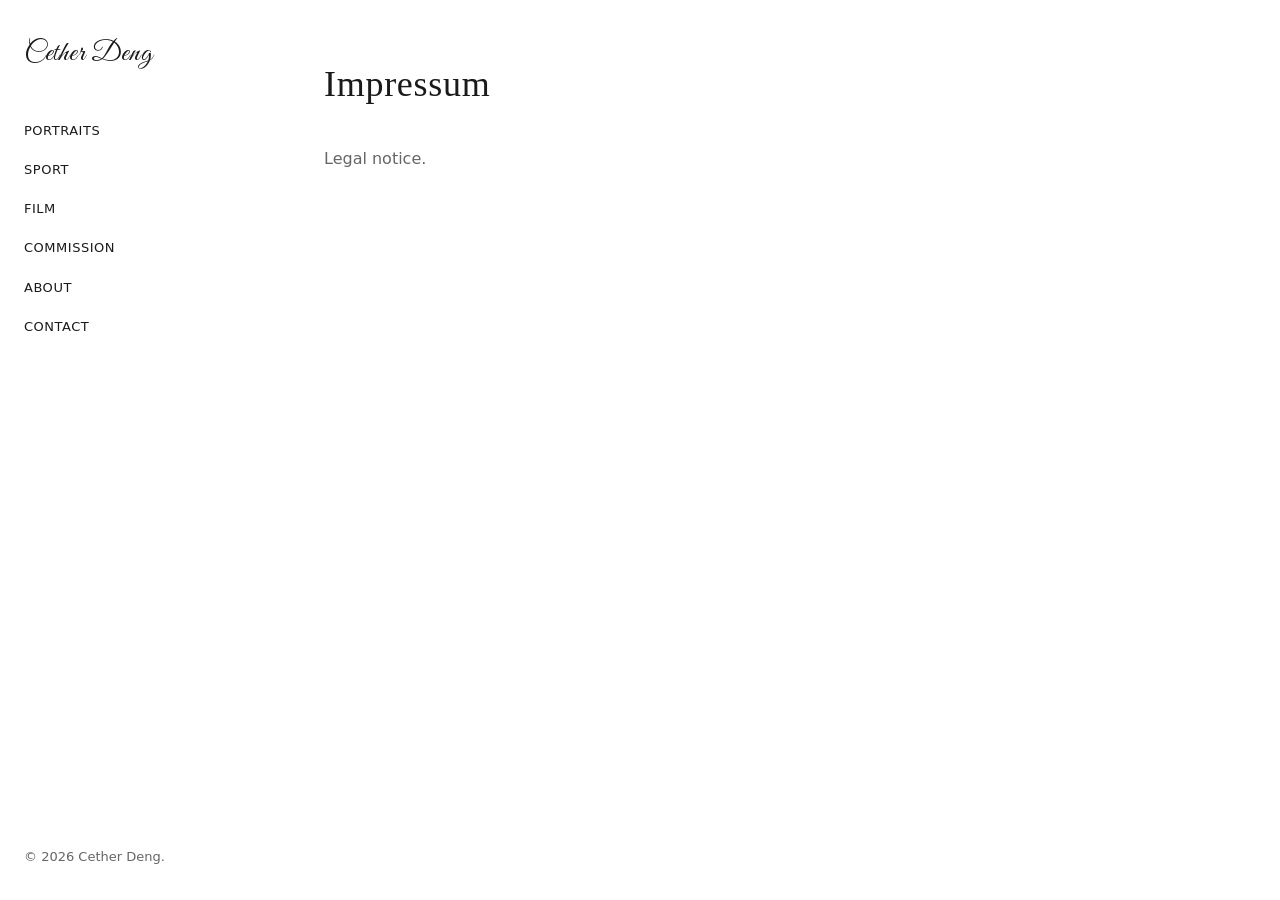
<file: impressum/index.html>
<!DOCTYPE html><html lang="en"><head><meta charSet="utf-8"/><meta name="viewport" content="width=device-width, initial-scale=1"/><link rel="preload" href="/_next/static/media/87069f06a4f1ee13-s.p.woff2" as="font" crossorigin="" type="font/woff2"/><link rel="stylesheet" href="/_next/static/css/48e1aa53fe337619.css" data-precedence="next"/><link rel="preload" as="script" fetchPriority="low" href="/_next/static/chunks/webpack-ab07afa35ce1c649.js"/><script src="/_next/static/chunks/fd9d1056-62aaf4b921c84028.js" async=""></script><script src="/_next/static/chunks/23-d15be28bcb581a9c.js" async=""></script><script src="/_next/static/chunks/main-app-0e8fb928e4251e88.js" async=""></script><script src="/_next/static/chunks/231-d6ce7e7a39b92dfb.js" async=""></script><script src="/_next/static/chunks/app/layout-ef84af006b45da86.js" async=""></script><title>Cether Deng</title><meta name="description" content="Photography portfolio."/><meta property="og:title" content="Cether Deng"/><meta property="og:description" content="Photography portfolio."/><meta property="og:image" content="https://cetherdeng.com/cover.jpeg"/><meta name="twitter:card" content="summary_large_image"/><meta name="twitter:title" content="Cether Deng"/><meta name="twitter:description" content="Photography portfolio."/><meta name="twitter:image" content="https://cetherdeng.com/cover.jpeg"/><meta name="next-size-adjust"/><script src="/_next/static/chunks/polyfills-42372ed130431b0a.js" noModule=""></script></head><body><div class="app-shell"><aside class="sidebar"><a href="/" class="sidebar-logo __className_a10525">Cether Deng</a><nav class="sidebar-nav" aria-label="Main"><ul class="sidebar-nav-list"><li><a class="sidebar-nav-link" href="/portraits/">PORTRAITS</a></li><li><a class="sidebar-nav-link" href="/sport/">SPORT</a></li><li><a class="sidebar-nav-link" href="/film/">FILM</a></li><li><a class="sidebar-nav-link" href="/commission/">COMMISSION</a></li><li><a class="sidebar-nav-link" href="/about/">ABOUT</a></li><li><a class="sidebar-nav-link" href="/contact/">CONTACT</a></li></ul></nav><footer class="sidebar-footer"><p>© <!-- -->2026<!-- --> Cether Deng.</p></footer></aside><main class="main"><div class="content"><h1 class="page-title">Impressum</h1><p class="text-[var(--muted)]">Legal notice.</p></div></main></div><script src="/_next/static/chunks/webpack-ab07afa35ce1c649.js" async=""></script><script>(self.__next_f=self.__next_f||[]).push([0]);self.__next_f.push([2,null])</script><script>self.__next_f.push([1,"1:HL[\"/_next/static/media/87069f06a4f1ee13-s.p.woff2\",\"font\",{\"crossOrigin\":\"\",\"type\":\"font/woff2\"}]\n2:HL[\"/_next/static/css/48e1aa53fe337619.css\",\"style\"]\n"])</script><script>self.__next_f.push([1,"3:I[5751,[],\"\"]\n5:I[9275,[],\"\"]\n6:I[1343,[],\"\"]\n7:I[231,[\"231\",\"static/chunks/231-d6ce7e7a39b92dfb.js\",\"185\",\"static/chunks/app/layout-ef84af006b45da86.js\"],\"\"]\n9:I[6130,[],\"\"]\na:[]\n"])</script><script>self.__next_f.push([1,"0:[\"$\",\"$L3\",null,{\"buildId\":\"U7mKdct6Q-OjZ6g28b2kJ\",\"assetPrefix\":\"\",\"urlParts\":[\"\",\"impressum\",\"\"],\"initialTree\":[\"\",{\"children\":[\"impressum\",{\"children\":[\"__PAGE__\",{}]}]},\"$undefined\",\"$undefined\",true],\"initialSeedData\":[\"\",{\"children\":[\"impressum\",{\"children\":[\"__PAGE__\",{},[[\"$L4\",[\"$\",\"div\",null,{\"className\":\"content\",\"children\":[[\"$\",\"h1\",null,{\"className\":\"page-title\",\"children\":\"Impressum\"}],[\"$\",\"p\",null,{\"className\":\"text-[var(--muted)]\",\"children\":\"Legal notice.\"}]]}],null],null],null]},[null,[\"$\",\"$L5\",null,{\"parallelRouterKey\":\"children\",\"segmentPath\":[\"children\",\"impressum\",\"children\"],\"error\":\"$undefined\",\"errorStyles\":\"$undefined\",\"errorScripts\":\"$undefined\",\"template\":[\"$\",\"$L6\",null,{}],\"templateStyles\":\"$undefined\",\"templateScripts\":\"$undefined\",\"notFound\":\"$undefined\",\"notFoundStyles\":\"$undefined\"}]],null]},[[[[\"$\",\"link\",\"0\",{\"rel\":\"stylesheet\",\"href\":\"/_next/static/css/48e1aa53fe337619.css\",\"precedence\":\"next\",\"crossOrigin\":\"$undefined\"}]],[\"$\",\"html\",null,{\"lang\":\"en\",\"children\":[\"$\",\"body\",null,{\"children\":[\"$\",\"div\",null,{\"className\":\"app-shell\",\"children\":[[\"$\",\"aside\",null,{\"className\":\"sidebar\",\"children\":[[\"$\",\"a\",null,{\"href\":\"/\",\"className\":\"sidebar-logo __className_a10525\",\"children\":\"Cether Deng\"}],[\"$\",\"nav\",null,{\"className\":\"sidebar-nav\",\"aria-label\":\"Main\",\"children\":[\"$\",\"ul\",null,{\"className\":\"sidebar-nav-list\",\"children\":[[\"$\",\"li\",\"/portraits/\",{\"children\":[\"$\",\"$L7\",null,{\"href\":\"/portraits/\",\"className\":\"sidebar-nav-link\",\"children\":\"PORTRAITS\"}]}],[\"$\",\"li\",\"/sport/\",{\"children\":[\"$\",\"$L7\",null,{\"href\":\"/sport/\",\"className\":\"sidebar-nav-link\",\"children\":\"SPORT\"}]}],[\"$\",\"li\",\"/film/\",{\"children\":[\"$\",\"$L7\",null,{\"href\":\"/film/\",\"className\":\"sidebar-nav-link\",\"children\":\"FILM\"}]}],[\"$\",\"li\",\"/commission/\",{\"children\":[\"$\",\"$L7\",null,{\"href\":\"/commission/\",\"className\":\"sidebar-nav-link\",\"children\":\"COMMISSION\"}]}],[\"$\",\"li\",\"/about/\",{\"children\":[\"$\",\"$L7\",null,{\"href\":\"/about/\",\"className\":\"sidebar-nav-link\",\"children\":\"ABOUT\"}]}],[\"$\",\"li\",\"/contact/\",{\"children\":[\"$\",\"$L7\",null,{\"href\":\"/contact/\",\"className\":\"sidebar-nav-link\",\"children\":\"CONTACT\"}]}]]}]}],[\"$\",\"footer\",null,{\"className\":\"sidebar-footer\",\"children\":[\"$\",\"p\",null,{\"children\":[\"© \",2026,\" Cether Deng.\"]}]}]]}],[\"$\",\"main\",null,{\"className\":\"main\",\"children\":[\"$\",\"$L5\",null,{\"parallelRouterKey\":\"children\",\"segmentPath\":[\"children\"],\"error\":\"$undefined\",\"errorStyles\":\"$undefined\",\"errorScripts\":\"$undefined\",\"template\":[\"$\",\"$L6\",null,{}],\"templateStyles\":\"$undefined\",\"templateScripts\":\"$undefined\",\"notFound\":[[\"$\",\"title\",null,{\"children\":\"404: This page could not be found.\"}],[\"$\",\"div\",null,{\"style\":{\"fontFamily\":\"system-ui,\\\"Segoe UI\\\",Roboto,Helvetica,Arial,sans-serif,\\\"Apple Color Emoji\\\",\\\"Segoe UI Emoji\\\"\",\"height\":\"100vh\",\"textAlign\":\"center\",\"display\":\"flex\",\"flexDirection\":\"column\",\"alignItems\":\"center\",\"justifyContent\":\"center\"},\"children\":[\"$\",\"div\",null,{\"children\":[[\"$\",\"style\",null,{\"dangerouslySetInnerHTML\":{\"__html\":\"body{color:#000;background:#fff;margin:0}.next-error-h1{border-right:1px solid rgba(0,0,0,.3)}@media (prefers-color-scheme:dark){body{color:#fff;background:#000}.next-error-h1{border-right:1px solid rgba(255,255,255,.3)}}\"}}],[\"$\",\"h1\",null,{\"className\":\"next-error-h1\",\"style\":{\"display\":\"inline-block\",\"margin\":\"0 20px 0 0\",\"padding\":\"0 23px 0 0\",\"fontSize\":24,\"fontWeight\":500,\"verticalAlign\":\"top\",\"lineHeight\":\"49px\"},\"children\":\"404\"}],[\"$\",\"div\",null,{\"style\":{\"display\":\"inline-block\"},\"children\":[\"$\",\"h2\",null,{\"style\":{\"fontSize\":14,\"fontWeight\":400,\"lineHeight\":\"49px\",\"margin\":0},\"children\":\"This page could not be found.\"}]}]]}]}]],\"notFoundStyles\":[]}]}]]}]}]}]],null],null],\"couldBeIntercepted\":false,\"initialHead\":[null,\"$L8\"],\"globalErrorComponent\":\"$9\",\"missingSlots\":\"$Wa\"}]\n"])</script><script>self.__next_f.push([1,"8:[[\"$\",\"meta\",\"0\",{\"name\":\"viewport\",\"content\":\"width=device-width, initial-scale=1\"}],[\"$\",\"meta\",\"1\",{\"charSet\":\"utf-8\"}],[\"$\",\"title\",\"2\",{\"children\":\"Cether Deng\"}],[\"$\",\"meta\",\"3\",{\"name\":\"description\",\"content\":\"Photography portfolio.\"}],[\"$\",\"meta\",\"4\",{\"property\":\"og:title\",\"content\":\"Cether Deng\"}],[\"$\",\"meta\",\"5\",{\"property\":\"og:description\",\"content\":\"Photography portfolio.\"}],[\"$\",\"meta\",\"6\",{\"property\":\"og:image\",\"content\":\"https://cetherdeng.com/cover.jpeg\"}],[\"$\",\"meta\",\"7\",{\"name\":\"twitter:card\",\"content\":\"summary_large_image\"}],[\"$\",\"meta\",\"8\",{\"name\":\"twitter:title\",\"content\":\"Cether Deng\"}],[\"$\",\"meta\",\"9\",{\"name\":\"twitter:description\",\"content\":\"Photography portfolio.\"}],[\"$\",\"meta\",\"10\",{\"name\":\"twitter:image\",\"content\":\"https://cetherdeng.com/cover.jpeg\"}],[\"$\",\"meta\",\"11\",{\"name\":\"next-size-adjust\"}]]\n4:null\n"])</script></body></html>
</file>
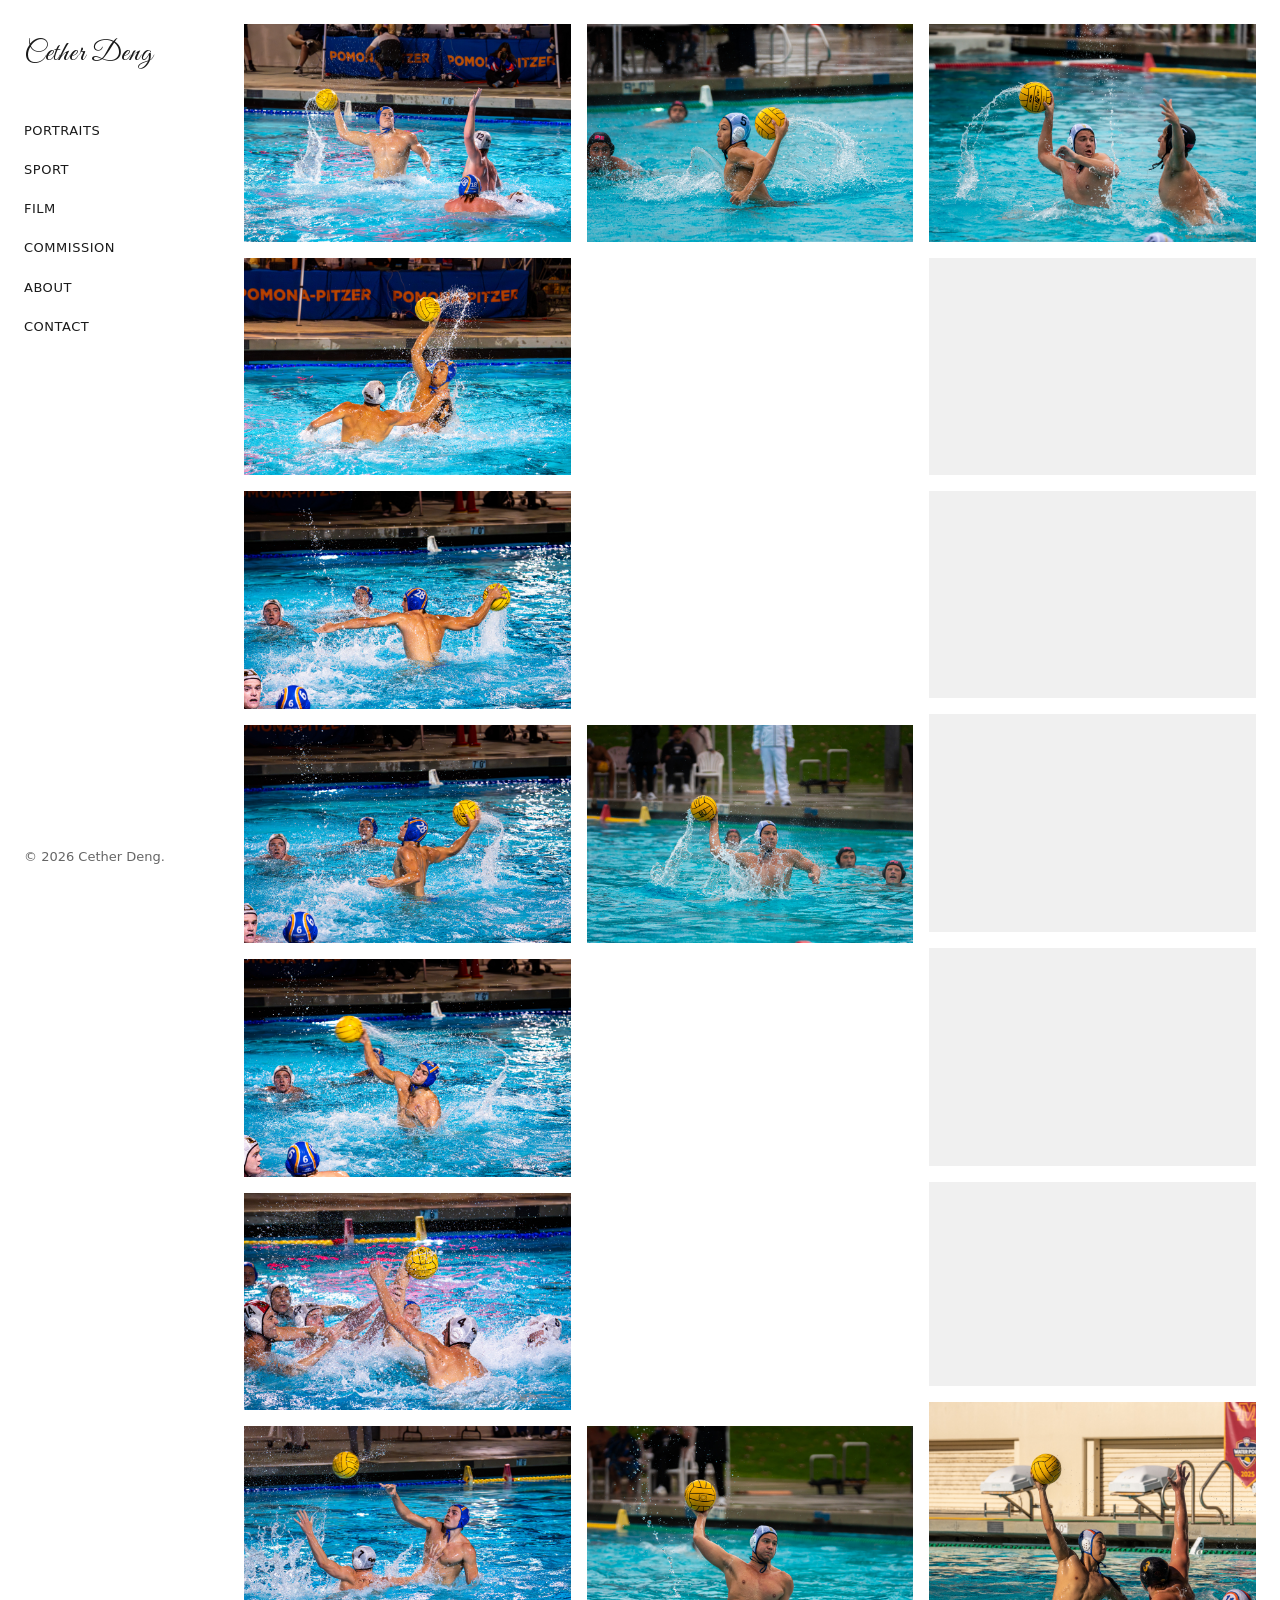
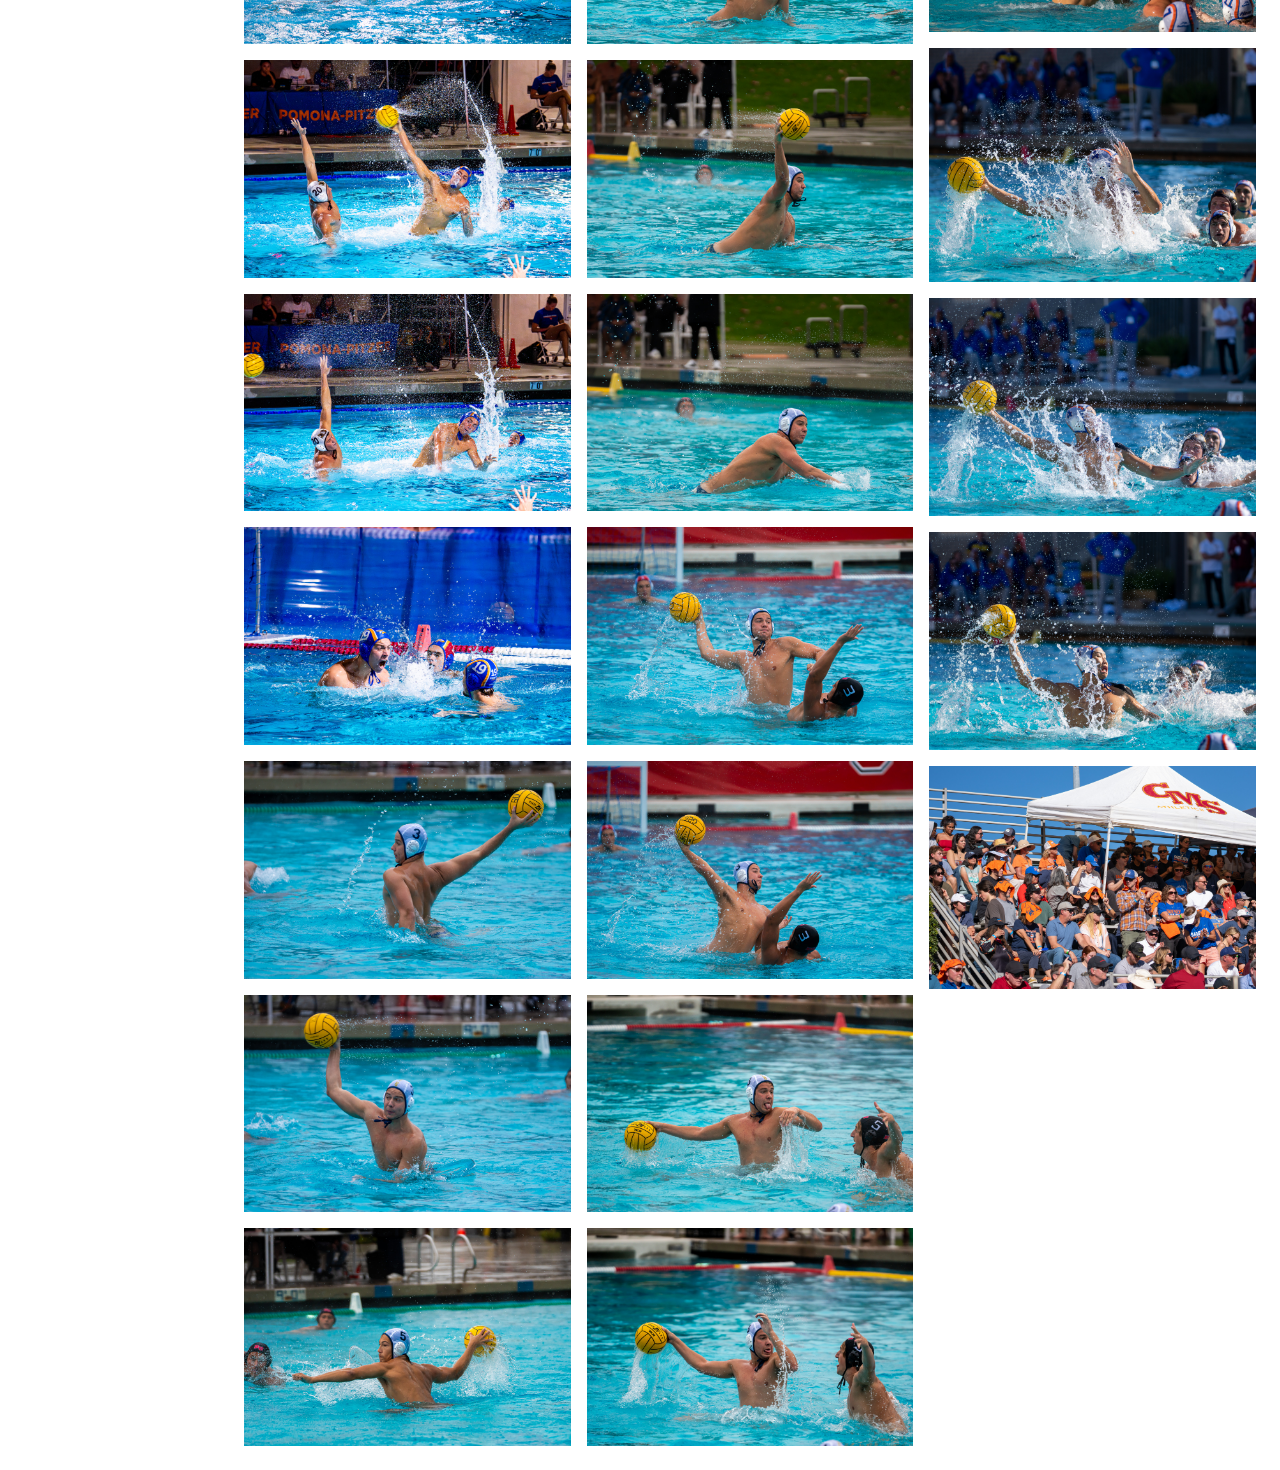
<file: sport/index.html>
<!DOCTYPE html><html lang="en"><head><meta charSet="utf-8"/><meta name="viewport" content="width=device-width, initial-scale=1"/><link rel="preload" href="/_next/static/media/87069f06a4f1ee13-s.p.woff2" as="font" crossorigin="" type="font/woff2"/><link rel="stylesheet" href="/_next/static/css/48e1aa53fe337619.css" data-precedence="next"/><link rel="preload" as="script" fetchPriority="low" href="/_next/static/chunks/webpack-ab07afa35ce1c649.js"/><script src="/_next/static/chunks/fd9d1056-62aaf4b921c84028.js" async=""></script><script src="/_next/static/chunks/23-d15be28bcb581a9c.js" async=""></script><script src="/_next/static/chunks/main-app-0e8fb928e4251e88.js" async=""></script><script src="/_next/static/chunks/173-92ec3e39ee40d853.js" async=""></script><script src="/_next/static/chunks/app/sport/page-57093da60549ab5b.js" async=""></script><script src="/_next/static/chunks/231-d6ce7e7a39b92dfb.js" async=""></script><script src="/_next/static/chunks/app/layout-ef84af006b45da86.js" async=""></script><title>Cether Deng</title><meta name="description" content="Photography portfolio."/><meta property="og:title" content="Cether Deng"/><meta property="og:description" content="Photography portfolio."/><meta property="og:image" content="https://cetherdeng.com/cover.jpeg"/><meta name="twitter:card" content="summary_large_image"/><meta name="twitter:title" content="Cether Deng"/><meta name="twitter:description" content="Photography portfolio."/><meta name="twitter:image" content="https://cetherdeng.com/cover.jpeg"/><meta name="next-size-adjust"/><script src="/_next/static/chunks/polyfills-42372ed130431b0a.js" noModule=""></script></head><body><div class="app-shell"><aside class="sidebar"><a href="/" class="sidebar-logo __className_a10525">Cether Deng</a><nav class="sidebar-nav" aria-label="Main"><ul class="sidebar-nav-list"><li><a class="sidebar-nav-link" href="/portraits/">PORTRAITS</a></li><li><a class="sidebar-nav-link" href="/sport/">SPORT</a></li><li><a class="sidebar-nav-link" href="/film/">FILM</a></li><li><a class="sidebar-nav-link" href="/commission/">COMMISSION</a></li><li><a class="sidebar-nav-link" href="/about/">ABOUT</a></li><li><a class="sidebar-nav-link" href="/contact/">CONTACT</a></li></ul></nav><footer class="sidebar-footer"><p>© <!-- -->2026<!-- --> Cether Deng.</p></footer></aside><main class="main"><div class="masonry-grid"><div class="masonry-item"><img alt="" loading="lazy" width="800" height="600" decoding="async" data-nimg="1" class="w-full h-auto block" style="color:transparent" src="/sports/DSC00972.jpg"/></div><div class="masonry-item"><img alt="" loading="lazy" width="800" height="600" decoding="async" data-nimg="1" class="w-full h-auto block" style="color:transparent" src="/sports/DSC01071.jpg"/></div><div class="masonry-item"><img alt="" loading="lazy" width="800" height="600" decoding="async" data-nimg="1" class="w-full h-auto block" style="color:transparent" src="/sports/DSC01118.jpg"/></div><div class="masonry-item"><img alt="" loading="lazy" width="800" height="600" decoding="async" data-nimg="1" class="w-full h-auto block" style="color:transparent" src="/sports/DSC01119.jpg"/></div><div class="masonry-item"><img alt="" loading="lazy" width="800" height="600" decoding="async" data-nimg="1" class="w-full h-auto block" style="color:transparent" src="/sports/DSC01120.jpg"/></div><div class="masonry-item"><img alt="" loading="lazy" width="800" height="600" decoding="async" data-nimg="1" class="w-full h-auto block" style="color:transparent" src="/sports/DSC01159.jpg"/></div><div class="masonry-item"><img alt="" loading="lazy" width="800" height="600" decoding="async" data-nimg="1" class="w-full h-auto block" style="color:transparent" src="/sports/DSC01187.jpg"/></div><div class="masonry-item"><img alt="" loading="lazy" width="800" height="600" decoding="async" data-nimg="1" class="w-full h-auto block" style="color:transparent" src="/sports/DSC01195.jpg"/></div><div class="masonry-item"><img alt="" loading="lazy" width="800" height="600" decoding="async" data-nimg="1" class="w-full h-auto block" style="color:transparent" src="/sports/DSC01196.jpg"/></div><div class="masonry-item"><img alt="" loading="lazy" width="800" height="600" decoding="async" data-nimg="1" class="w-full h-auto block" style="color:transparent" src="/sports/DSC01269.jpg"/></div><div class="masonry-item"><img alt="" loading="lazy" width="800" height="600" decoding="async" data-nimg="1" class="w-full h-auto block" style="color:transparent" src="/sports/DSC02356.jpg"/></div><div class="masonry-item"><img alt="" loading="lazy" width="800" height="600" decoding="async" data-nimg="1" class="w-full h-auto block" style="color:transparent" src="/sports/DSC02358.jpg"/></div><div class="masonry-item"><img alt="" loading="lazy" width="800" height="600" decoding="async" data-nimg="1" class="w-full h-auto block" style="color:transparent" src="/sports/DSC02491.jpg"/></div><div class="masonry-item"><img alt="" loading="lazy" width="800" height="600" decoding="async" data-nimg="1" class="w-full h-auto block" style="color:transparent" src="/sports/DSC02492.jpg"/></div><div class="masonry-item"><img alt="" loading="lazy" width="800" height="600" decoding="async" data-nimg="1" class="w-full h-auto block" style="color:transparent" src="/sports/DSC02493.jpg"/></div><div class="masonry-item"><img alt="" loading="lazy" width="800" height="600" decoding="async" data-nimg="1" class="w-full h-auto block" style="color:transparent" src="/sports/DSC02525.jpg"/></div><div class="masonry-item"><img alt="" loading="lazy" width="800" height="600" decoding="async" data-nimg="1" class="w-full h-auto block" style="color:transparent" src="/sports/DSC02526.jpg"/></div><div class="masonry-item"><img alt="" loading="lazy" width="800" height="600" decoding="async" data-nimg="1" class="w-full h-auto block" style="color:transparent" src="/sports/DSC02527.jpg"/></div><div class="masonry-item"><img alt="" loading="lazy" width="800" height="600" decoding="async" data-nimg="1" class="w-full h-auto block" style="color:transparent" src="/sports/DSC02528.jpg"/></div><div class="masonry-item"><img alt="" loading="lazy" width="800" height="600" decoding="async" data-nimg="1" class="w-full h-auto block" style="color:transparent" src="/sports/DSC02553.jpg"/></div><div class="masonry-item"><img alt="" loading="lazy" width="800" height="600" decoding="async" data-nimg="1" class="w-full h-auto block" style="color:transparent" src="/sports/DSC02554.jpg"/></div><div class="masonry-item"><img alt="" loading="lazy" width="800" height="600" decoding="async" data-nimg="1" class="w-full h-auto block" style="color:transparent" src="/sports/DSC02555.jpg"/></div><div class="masonry-item"><img alt="" loading="lazy" width="800" height="600" decoding="async" data-nimg="1" class="w-full h-auto block" style="color:transparent" src="/sports/DSC02607.jpg"/></div><div class="masonry-item"><img alt="" loading="lazy" width="800" height="600" decoding="async" data-nimg="1" class="w-full h-auto block" style="color:transparent" src="/sports/DSC02608.jpg"/></div><div class="masonry-item"><img alt="" loading="lazy" width="800" height="600" decoding="async" data-nimg="1" class="w-full h-auto block" style="color:transparent" src="/sports/DSC02673.jpg"/></div><div class="masonry-item"><img alt="" loading="lazy" width="800" height="600" decoding="async" data-nimg="1" class="w-full h-auto block" style="color:transparent" src="/sports/DSC02674.jpg"/></div><div class="masonry-item"><img alt="" loading="lazy" width="800" height="600" decoding="async" data-nimg="1" class="w-full h-auto block" style="color:transparent" src="/sports/DSC02675.jpg"/></div><div class="masonry-item"><img alt="" loading="lazy" width="800" height="600" decoding="async" data-nimg="1" class="w-full h-auto block" style="color:transparent" src="/sports/DSC02676.jpg"/></div><div class="masonry-item"><img alt="" loading="lazy" width="800" height="600" decoding="async" data-nimg="1" class="w-full h-auto block" style="color:transparent" src="/sports/DSC03706.jpg"/></div><div class="masonry-item"><img alt="" loading="lazy" width="800" height="600" decoding="async" data-nimg="1" class="w-full h-auto block" style="color:transparent" src="/sports/DSC03749.jpg"/></div><div class="masonry-item"><img alt="" loading="lazy" width="800" height="600" decoding="async" data-nimg="1" class="w-full h-auto block" style="color:transparent" src="/sports/DSC03832.jpg"/></div><div class="masonry-item"><img alt="" loading="lazy" width="800" height="600" decoding="async" data-nimg="1" class="w-full h-auto block" style="color:transparent" src="/sports/DSC04013.jpg"/></div><div class="masonry-item"><img alt="" loading="lazy" width="800" height="600" decoding="async" data-nimg="1" class="w-full h-auto block" style="color:transparent" src="/sports/DSC04176.jpg"/></div><div class="masonry-item"><img alt="" loading="lazy" width="800" height="600" decoding="async" data-nimg="1" class="w-full h-auto block" style="color:transparent" src="/sports/DSC04274.jpg"/></div><div class="masonry-item"><img alt="" loading="lazy" width="800" height="600" decoding="async" data-nimg="1" class="w-full h-auto block" style="color:transparent" src="/sports/DSC04275.jpg"/></div><div class="masonry-item"><img alt="" loading="lazy" width="800" height="600" decoding="async" data-nimg="1" class="w-full h-auto block" style="color:transparent" src="/sports/DSC04276.jpg"/></div><div class="masonry-item"><img alt="" loading="lazy" width="800" height="600" decoding="async" data-nimg="1" class="w-full h-auto block" style="color:transparent" src="/sports/DSC04382.jpg"/></div></div></main></div><script src="/_next/static/chunks/webpack-ab07afa35ce1c649.js" async=""></script><script>(self.__next_f=self.__next_f||[]).push([0]);self.__next_f.push([2,null])</script><script>self.__next_f.push([1,"1:HL[\"/_next/static/media/87069f06a4f1ee13-s.p.woff2\",\"font\",{\"crossOrigin\":\"\",\"type\":\"font/woff2\"}]\n2:HL[\"/_next/static/css/48e1aa53fe337619.css\",\"style\"]\n"])</script><script>self.__next_f.push([1,"3:I[5751,[],\"\"]\n5:I[8173,[\"173\",\"static/chunks/173-92ec3e39ee40d853.js\",\"77\",\"static/chunks/app/sport/page-57093da60549ab5b.js\"],\"Image\"]\n6:I[9275,[],\"\"]\n7:I[1343,[],\"\"]\n8:I[231,[\"231\",\"static/chunks/231-d6ce7e7a39b92dfb.js\",\"185\",\"static/chunks/app/layout-ef84af006b45da86.js\"],\"\"]\na:I[6130,[],\"\"]\nb:[]\n"])</script><script>self.__next_f.push([1,"0:[\"$\",\"$L3\",null,{\"buildId\":\"U7mKdct6Q-OjZ6g28b2kJ\",\"assetPrefix\":\"\",\"urlParts\":[\"\",\"sport\",\"\"],\"initialTree\":[\"\",{\"children\":[\"sport\",{\"children\":[\"__PAGE__\",{}]}]},\"$undefined\",\"$undefined\",true],\"initialSeedData\":[\"\",{\"children\":[\"sport\",{\"children\":[\"__PAGE__\",{},[[\"$L4\",[\"$\",\"div\",null,{\"className\":\"masonry-grid\",\"children\":[[\"$\",\"div\",\"DSC00972.jpg\",{\"className\":\"masonry-item\",\"children\":[\"$\",\"$L5\",null,{\"src\":\"/sports/DSC00972.jpg\",\"alt\":\"\",\"width\":800,\"height\":600,\"className\":\"w-full h-auto block\",\"unoptimized\":true}]}],[\"$\",\"div\",\"DSC01071.jpg\",{\"className\":\"masonry-item\",\"children\":[\"$\",\"$L5\",null,{\"src\":\"/sports/DSC01071.jpg\",\"alt\":\"\",\"width\":800,\"height\":600,\"className\":\"w-full h-auto block\",\"unoptimized\":true}]}],[\"$\",\"div\",\"DSC01118.jpg\",{\"className\":\"masonry-item\",\"children\":[\"$\",\"$L5\",null,{\"src\":\"/sports/DSC01118.jpg\",\"alt\":\"\",\"width\":800,\"height\":600,\"className\":\"w-full h-auto block\",\"unoptimized\":true}]}],[\"$\",\"div\",\"DSC01119.jpg\",{\"className\":\"masonry-item\",\"children\":[\"$\",\"$L5\",null,{\"src\":\"/sports/DSC01119.jpg\",\"alt\":\"\",\"width\":800,\"height\":600,\"className\":\"w-full h-auto block\",\"unoptimized\":true}]}],[\"$\",\"div\",\"DSC01120.jpg\",{\"className\":\"masonry-item\",\"children\":[\"$\",\"$L5\",null,{\"src\":\"/sports/DSC01120.jpg\",\"alt\":\"\",\"width\":800,\"height\":600,\"className\":\"w-full h-auto block\",\"unoptimized\":true}]}],[\"$\",\"div\",\"DSC01159.jpg\",{\"className\":\"masonry-item\",\"children\":[\"$\",\"$L5\",null,{\"src\":\"/sports/DSC01159.jpg\",\"alt\":\"\",\"width\":800,\"height\":600,\"className\":\"w-full h-auto block\",\"unoptimized\":true}]}],[\"$\",\"div\",\"DSC01187.jpg\",{\"className\":\"masonry-item\",\"children\":[\"$\",\"$L5\",null,{\"src\":\"/sports/DSC01187.jpg\",\"alt\":\"\",\"width\":800,\"height\":600,\"className\":\"w-full h-auto block\",\"unoptimized\":true}]}],[\"$\",\"div\",\"DSC01195.jpg\",{\"className\":\"masonry-item\",\"children\":[\"$\",\"$L5\",null,{\"src\":\"/sports/DSC01195.jpg\",\"alt\":\"\",\"width\":800,\"height\":600,\"className\":\"w-full h-auto block\",\"unoptimized\":true}]}],[\"$\",\"div\",\"DSC01196.jpg\",{\"className\":\"masonry-item\",\"children\":[\"$\",\"$L5\",null,{\"src\":\"/sports/DSC01196.jpg\",\"alt\":\"\",\"width\":800,\"height\":600,\"className\":\"w-full h-auto block\",\"unoptimized\":true}]}],[\"$\",\"div\",\"DSC01269.jpg\",{\"className\":\"masonry-item\",\"children\":[\"$\",\"$L5\",null,{\"src\":\"/sports/DSC01269.jpg\",\"alt\":\"\",\"width\":800,\"height\":600,\"className\":\"w-full h-auto block\",\"unoptimized\":true}]}],[\"$\",\"div\",\"DSC02356.jpg\",{\"className\":\"masonry-item\",\"children\":[\"$\",\"$L5\",null,{\"src\":\"/sports/DSC02356.jpg\",\"alt\":\"\",\"width\":800,\"height\":600,\"className\":\"w-full h-auto block\",\"unoptimized\":true}]}],[\"$\",\"div\",\"DSC02358.jpg\",{\"className\":\"masonry-item\",\"children\":[\"$\",\"$L5\",null,{\"src\":\"/sports/DSC02358.jpg\",\"alt\":\"\",\"width\":800,\"height\":600,\"className\":\"w-full h-auto block\",\"unoptimized\":true}]}],[\"$\",\"div\",\"DSC02491.jpg\",{\"className\":\"masonry-item\",\"children\":[\"$\",\"$L5\",null,{\"src\":\"/sports/DSC02491.jpg\",\"alt\":\"\",\"width\":800,\"height\":600,\"className\":\"w-full h-auto block\",\"unoptimized\":true}]}],[\"$\",\"div\",\"DSC02492.jpg\",{\"className\":\"masonry-item\",\"children\":[\"$\",\"$L5\",null,{\"src\":\"/sports/DSC02492.jpg\",\"alt\":\"\",\"width\":800,\"height\":600,\"className\":\"w-full h-auto block\",\"unoptimized\":true}]}],[\"$\",\"div\",\"DSC02493.jpg\",{\"className\":\"masonry-item\",\"children\":[\"$\",\"$L5\",null,{\"src\":\"/sports/DSC02493.jpg\",\"alt\":\"\",\"width\":800,\"height\":600,\"className\":\"w-full h-auto block\",\"unoptimized\":true}]}],[\"$\",\"div\",\"DSC02525.jpg\",{\"className\":\"masonry-item\",\"children\":[\"$\",\"$L5\",null,{\"src\":\"/sports/DSC02525.jpg\",\"alt\":\"\",\"width\":800,\"height\":600,\"className\":\"w-full h-auto block\",\"unoptimized\":true}]}],[\"$\",\"div\",\"DSC02526.jpg\",{\"className\":\"masonry-item\",\"children\":[\"$\",\"$L5\",null,{\"src\":\"/sports/DSC02526.jpg\",\"alt\":\"\",\"width\":800,\"height\":600,\"className\":\"w-full h-auto block\",\"unoptimized\":true}]}],[\"$\",\"div\",\"DSC02527.jpg\",{\"className\":\"masonry-item\",\"children\":[\"$\",\"$L5\",null,{\"src\":\"/sports/DSC02527.jpg\",\"alt\":\"\",\"width\":800,\"height\":600,\"className\":\"w-full h-auto block\",\"unoptimized\":true}]}],[\"$\",\"div\",\"DSC02528.jpg\",{\"className\":\"masonry-item\",\"children\":[\"$\",\"$L5\",null,{\"src\":\"/sports/DSC02528.jpg\",\"alt\":\"\",\"width\":800,\"height\":600,\"className\":\"w-full h-auto block\",\"unoptimized\":true}]}],[\"$\",\"div\",\"DSC02553.jpg\",{\"className\":\"masonry-item\",\"children\":[\"$\",\"$L5\",null,{\"src\":\"/sports/DSC02553.jpg\",\"alt\":\"\",\"width\":800,\"height\":600,\"className\":\"w-full h-auto block\",\"unoptimized\":true}]}],[\"$\",\"div\",\"DSC02554.jpg\",{\"className\":\"masonry-item\",\"children\":[\"$\",\"$L5\",null,{\"src\":\"/sports/DSC02554.jpg\",\"alt\":\"\",\"width\":800,\"height\":600,\"className\":\"w-full h-auto block\",\"unoptimized\":true}]}],[\"$\",\"div\",\"DSC02555.jpg\",{\"className\":\"masonry-item\",\"children\":[\"$\",\"$L5\",null,{\"src\":\"/sports/DSC02555.jpg\",\"alt\":\"\",\"width\":800,\"height\":600,\"className\":\"w-full h-auto block\",\"unoptimized\":true}]}],[\"$\",\"div\",\"DSC02607.jpg\",{\"className\":\"masonry-item\",\"children\":[\"$\",\"$L5\",null,{\"src\":\"/sports/DSC02607.jpg\",\"alt\":\"\",\"width\":800,\"height\":600,\"className\":\"w-full h-auto block\",\"unoptimized\":true}]}],[\"$\",\"div\",\"DSC02608.jpg\",{\"className\":\"masonry-item\",\"children\":[\"$\",\"$L5\",null,{\"src\":\"/sports/DSC02608.jpg\",\"alt\":\"\",\"width\":800,\"height\":600,\"className\":\"w-full h-auto block\",\"unoptimized\":true}]}],[\"$\",\"div\",\"DSC02673.jpg\",{\"className\":\"masonry-item\",\"children\":[\"$\",\"$L5\",null,{\"src\":\"/sports/DSC02673.jpg\",\"alt\":\"\",\"width\":800,\"height\":600,\"className\":\"w-full h-auto block\",\"unoptimized\":true}]}],[\"$\",\"div\",\"DSC02674.jpg\",{\"className\":\"masonry-item\",\"children\":[\"$\",\"$L5\",null,{\"src\":\"/sports/DSC02674.jpg\",\"alt\":\"\",\"width\":800,\"height\":600,\"className\":\"w-full h-auto block\",\"unoptimized\":true}]}],[\"$\",\"div\",\"DSC02675.jpg\",{\"className\":\"masonry-item\",\"children\":[\"$\",\"$L5\",null,{\"src\":\"/sports/DSC02675.jpg\",\"alt\":\"\",\"width\":800,\"height\":600,\"className\":\"w-full h-auto block\",\"unoptimized\":true}]}],[\"$\",\"div\",\"DSC02676.jpg\",{\"className\":\"masonry-item\",\"children\":[\"$\",\"$L5\",null,{\"src\":\"/sports/DSC02676.jpg\",\"alt\":\"\",\"width\":800,\"height\":600,\"className\":\"w-full h-auto block\",\"unoptimized\":true}]}],[\"$\",\"div\",\"DSC03706.jpg\",{\"className\":\"masonry-item\",\"children\":[\"$\",\"$L5\",null,{\"src\":\"/sports/DSC03706.jpg\",\"alt\":\"\",\"width\":800,\"height\":600,\"className\":\"w-full h-auto block\",\"unoptimized\":true}]}],[\"$\",\"div\",\"DSC03749.jpg\",{\"className\":\"masonry-item\",\"children\":[\"$\",\"$L5\",null,{\"src\":\"/sports/DSC03749.jpg\",\"alt\":\"\",\"width\":800,\"height\":600,\"className\":\"w-full h-auto block\",\"unoptimized\":true}]}],[\"$\",\"div\",\"DSC03832.jpg\",{\"className\":\"masonry-item\",\"children\":[\"$\",\"$L5\",null,{\"src\":\"/sports/DSC03832.jpg\",\"alt\":\"\",\"width\":800,\"height\":600,\"className\":\"w-full h-auto block\",\"unoptimized\":true}]}],[\"$\",\"div\",\"DSC04013.jpg\",{\"className\":\"masonry-item\",\"children\":[\"$\",\"$L5\",null,{\"src\":\"/sports/DSC04013.jpg\",\"alt\":\"\",\"width\":800,\"height\":600,\"className\":\"w-full h-auto block\",\"unoptimized\":true}]}],[\"$\",\"div\",\"DSC04176.jpg\",{\"className\":\"masonry-item\",\"children\":[\"$\",\"$L5\",null,{\"src\":\"/sports/DSC04176.jpg\",\"alt\":\"\",\"width\":800,\"height\":600,\"className\":\"w-full h-auto block\",\"unoptimized\":true}]}],[\"$\",\"div\",\"DSC04274.jpg\",{\"className\":\"masonry-item\",\"children\":[\"$\",\"$L5\",null,{\"src\":\"/sports/DSC04274.jpg\",\"alt\":\"\",\"width\":800,\"height\":600,\"className\":\"w-full h-auto block\",\"unoptimized\":true}]}],[\"$\",\"div\",\"DSC04275.jpg\",{\"className\":\"masonry-item\",\"children\":[\"$\",\"$L5\",null,{\"src\":\"/sports/DSC04275.jpg\",\"alt\":\"\",\"width\":800,\"height\":600,\"className\":\"w-full h-auto block\",\"unoptimized\":true}]}],[\"$\",\"div\",\"DSC04276.jpg\",{\"className\":\"masonry-item\",\"children\":[\"$\",\"$L5\",null,{\"src\":\"/sports/DSC04276.jpg\",\"alt\":\"\",\"width\":800,\"height\":600,\"className\":\"w-full h-auto block\",\"unoptimized\":true}]}],[\"$\",\"div\",\"DSC04382.jpg\",{\"className\":\"masonry-item\",\"children\":[\"$\",\"$L5\",null,{\"src\":\"/sports/DSC04382.jpg\",\"alt\":\"\",\"width\":800,\"height\":600,\"className\":\"w-full h-auto block\",\"unoptimized\":true}]}]]}],null],null],null]},[null,[\"$\",\"$L6\",null,{\"parallelRouterKey\":\"children\",\"segmentPath\":[\"children\",\"sport\",\"children\"],\"error\":\"$undefined\",\"errorStyles\":\"$undefined\",\"errorScripts\":\"$undefined\",\"template\":[\"$\",\"$L7\",null,{}],\"templateStyles\":\"$undefined\",\"templateScripts\":\"$undefined\",\"notFound\":\"$undefined\",\"notFoundStyles\":\"$undefined\"}]],null]},[[[[\"$\",\"link\",\"0\",{\"rel\":\"stylesheet\",\"href\":\"/_next/static/css/48e1aa53fe337619.css\",\"precedence\":\"next\",\"crossOrigin\":\"$undefined\"}]],[\"$\",\"html\",null,{\"lang\":\"en\",\"children\":[\"$\",\"body\",null,{\"children\":[\"$\",\"div\",null,{\"className\":\"app-shell\",\"children\":[[\"$\",\"aside\",null,{\"className\":\"sidebar\",\"children\":[[\"$\",\"a\",null,{\"href\":\"/\",\"className\":\"sidebar-logo __className_a10525\",\"children\":\"Cether Deng\"}],[\"$\",\"nav\",null,{\"className\":\"sidebar-nav\",\"aria-label\":\"Main\",\"children\":[\"$\",\"ul\",null,{\"className\":\"sidebar-nav-list\",\"children\":[[\"$\",\"li\",\"/portraits/\",{\"children\":[\"$\",\"$L8\",null,{\"href\":\"/portraits/\",\"className\":\"sidebar-nav-link\",\"children\":\"PORTRAITS\"}]}],[\"$\",\"li\",\"/sport/\",{\"children\":[\"$\",\"$L8\",null,{\"href\":\"/sport/\",\"className\":\"sidebar-nav-link\",\"children\":\"SPORT\"}]}],[\"$\",\"li\",\"/film/\",{\"children\":[\"$\",\"$L8\",null,{\"href\":\"/film/\",\"className\":\"sidebar-nav-link\",\"children\":\"FILM\"}]}],[\"$\",\"li\",\"/commission/\",{\"children\":[\"$\",\"$L8\",null,{\"href\":\"/commission/\",\"className\":\"sidebar-nav-link\",\"children\":\"COMMISSION\"}]}],[\"$\",\"li\",\"/about/\",{\"children\":[\"$\",\"$L8\",null,{\"href\":\"/about/\",\"className\":\"sidebar-nav-link\",\"children\":\"ABOUT\"}]}],[\"$\",\"li\",\"/contact/\",{\"children\":[\"$\",\"$L8\",null,{\"href\":\"/contact/\",\"className\":\"sidebar-nav-link\",\"children\":\"CONTACT\"}]}]]}]}],[\"$\",\"footer\",null,{\"className\":\"sidebar-footer\",\"children\":[\"$\",\"p\",null,{\"children\":[\"© \",2026,\" Cether Deng.\"]}]}]]}],[\"$\",\"main\",null,{\"className\":\"main\",\"children\":[\"$\",\"$L6\",null,{\"parallelRouterKey\":\"children\",\"segmentPath\":[\"children\"],\"error\":\"$undefined\",\"errorStyles\":\"$undefined\",\"errorScripts\":\"$undefined\",\"template\":[\"$\",\"$L7\",null,{}],\"templateStyles\":\"$undefined\",\"templateScripts\":\"$undefined\",\"notFound\":[[\"$\",\"title\",null,{\"children\":\"404: This page could not be found.\"}],[\"$\",\"div\",null,{\"style\":{\"fontFamily\":\"system-ui,\\\"Segoe UI\\\",Roboto,Helvetica,Arial,sans-serif,\\\"Apple Color Emoji\\\",\\\"Segoe UI Emoji\\\"\",\"height\":\"100vh\",\"textAlign\":\"center\",\"display\":\"flex\",\"flexDirection\":\"column\",\"alignItems\":\"center\",\"justifyContent\":\"center\"},\"children\":[\"$\",\"div\",null,{\"children\":[[\"$\",\"style\",null,{\"dangerouslySetInnerHTML\":{\"__html\":\"body{color:#000;background:#fff;margin:0}.next-error-h1{border-right:1px solid rgba(0,0,0,.3)}@media (prefers-color-scheme:dark){body{color:#fff;background:#000}.next-error-h1{border-right:1px solid rgba(255,255,255,.3)}}\"}}],[\"$\",\"h1\",null,{\"className\":\"next-error-h1\",\"style\":{\"display\":\"inline-block\",\"margin\":\"0 20px 0 0\",\"padding\":\"0 23px 0 0\",\"fontSize\":24,\"fontWeight\":500,\"verticalAlign\":\"top\",\"lineHeight\":\"49px\"},\"children\":\"404\"}],[\"$\",\"div\",null,{\"style\":{\"display\":\"inline-block\"},\"children\":[\"$\",\"h2\",null,{\"style\":{\"fontSize\":14,\"fontWeight\":400,\"lineHeight\":\"49px\",\"margin\":0},\"children\":\"This page could not be found.\"}]}]]}]}]],\"notFoundStyles\":[]}]}]]}]}]}]],null],null],\"couldBeIntercepted\":false,\"initialHead\":[null,\"$L9\"],\"globalErrorComponent\":\"$a\",\"missingSlots\":\"$Wb\"}]\n"])</script><script>self.__next_f.push([1,"9:[[\"$\",\"meta\",\"0\",{\"name\":\"viewport\",\"content\":\"width=device-width, initial-scale=1\"}],[\"$\",\"meta\",\"1\",{\"charSet\":\"utf-8\"}],[\"$\",\"title\",\"2\",{\"children\":\"Cether Deng\"}],[\"$\",\"meta\",\"3\",{\"name\":\"description\",\"content\":\"Photography portfolio.\"}],[\"$\",\"meta\",\"4\",{\"property\":\"og:title\",\"content\":\"Cether Deng\"}],[\"$\",\"meta\",\"5\",{\"property\":\"og:description\",\"content\":\"Photography portfolio.\"}],[\"$\",\"meta\",\"6\",{\"property\":\"og:image\",\"content\":\"https://cetherdeng.com/cover.jpeg\"}],[\"$\",\"meta\",\"7\",{\"name\":\"twitter:card\",\"content\":\"summary_large_image\"}],[\"$\",\"meta\",\"8\",{\"name\":\"twitter:title\",\"content\":\"Cether Deng\"}],[\"$\",\"meta\",\"9\",{\"name\":\"twitter:description\",\"content\":\"Photography portfolio.\"}],[\"$\",\"meta\",\"10\",{\"name\":\"twitter:image\",\"content\":\"https://cetherdeng.com/cover.jpeg\"}],[\"$\",\"meta\",\"11\",{\"name\":\"next-size-adjust\"}]]\n4:null\n"])</script></body></html>
</file>
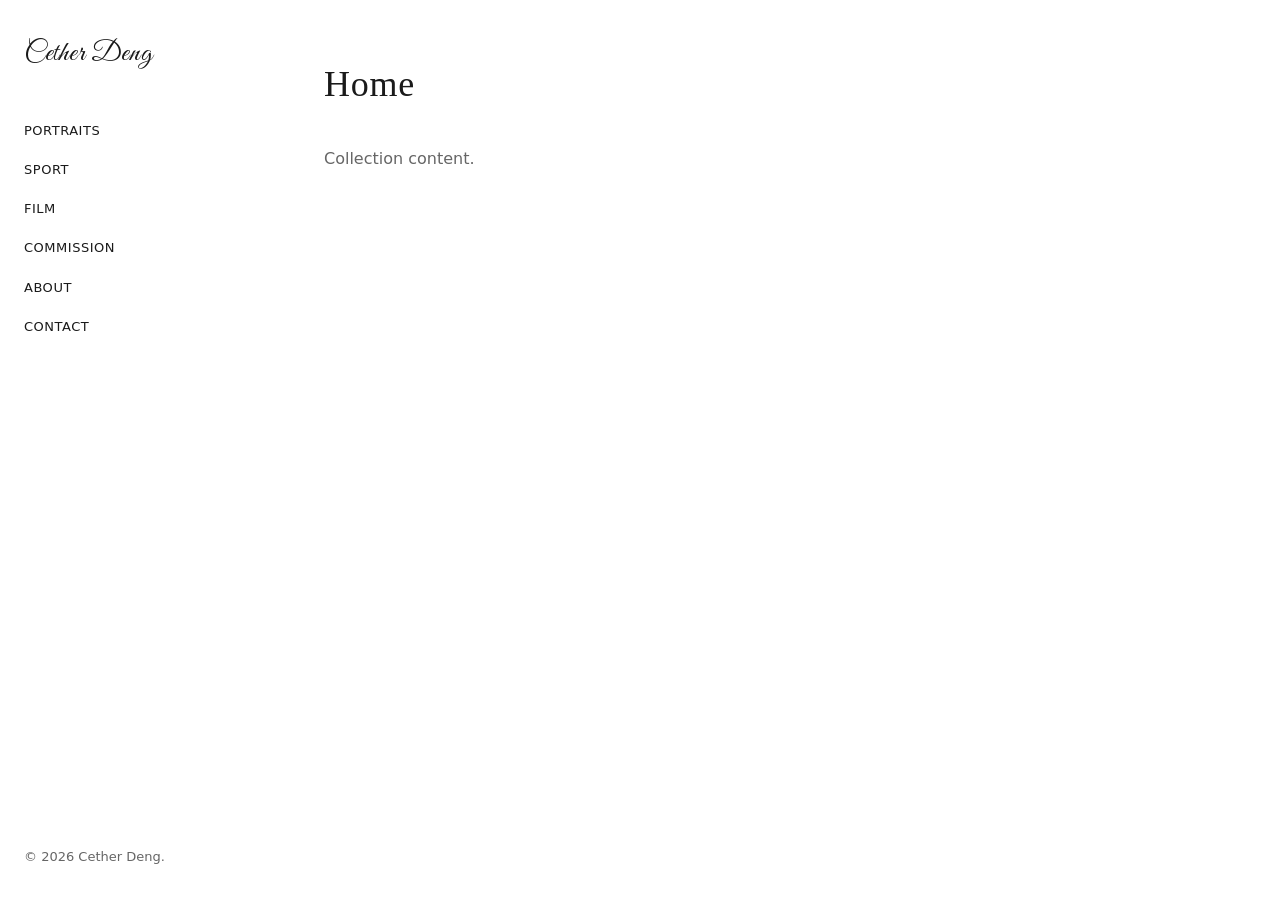
<file: collection/home/index.html>
<!DOCTYPE html><html lang="en"><head><meta charSet="utf-8"/><meta name="viewport" content="width=device-width, initial-scale=1"/><link rel="preload" href="/_next/static/media/87069f06a4f1ee13-s.p.woff2" as="font" crossorigin="" type="font/woff2"/><link rel="stylesheet" href="/_next/static/css/48e1aa53fe337619.css" data-precedence="next"/><link rel="preload" as="script" fetchPriority="low" href="/_next/static/chunks/webpack-ab07afa35ce1c649.js"/><script src="/_next/static/chunks/fd9d1056-62aaf4b921c84028.js" async=""></script><script src="/_next/static/chunks/23-d15be28bcb581a9c.js" async=""></script><script src="/_next/static/chunks/main-app-0e8fb928e4251e88.js" async=""></script><script src="/_next/static/chunks/231-d6ce7e7a39b92dfb.js" async=""></script><script src="/_next/static/chunks/app/collection/page-dd26d3f29864a040.js" async=""></script><title>Cether Deng</title><meta name="description" content="Photography portfolio."/><meta property="og:title" content="Cether Deng"/><meta property="og:description" content="Photography portfolio."/><meta property="og:image" content="https://cetherdeng.com/cover.jpeg"/><meta name="twitter:card" content="summary_large_image"/><meta name="twitter:title" content="Cether Deng"/><meta name="twitter:description" content="Photography portfolio."/><meta name="twitter:image" content="https://cetherdeng.com/cover.jpeg"/><meta name="next-size-adjust"/><script src="/_next/static/chunks/polyfills-42372ed130431b0a.js" noModule=""></script></head><body><div class="app-shell"><aside class="sidebar"><a href="/" class="sidebar-logo __className_a10525">Cether Deng</a><nav class="sidebar-nav" aria-label="Main"><ul class="sidebar-nav-list"><li><a class="sidebar-nav-link" href="/portraits/">PORTRAITS</a></li><li><a class="sidebar-nav-link" href="/sport/">SPORT</a></li><li><a class="sidebar-nav-link" href="/film/">FILM</a></li><li><a class="sidebar-nav-link" href="/commission/">COMMISSION</a></li><li><a class="sidebar-nav-link" href="/about/">ABOUT</a></li><li><a class="sidebar-nav-link" href="/contact/">CONTACT</a></li></ul></nav><footer class="sidebar-footer"><p>© <!-- -->2026<!-- --> Cether Deng.</p></footer></aside><main class="main"><div class="content"><h1 class="page-title">Home</h1><p class="text-[var(--muted)]">Collection content.</p></div></main></div><script src="/_next/static/chunks/webpack-ab07afa35ce1c649.js" async=""></script><script>(self.__next_f=self.__next_f||[]).push([0]);self.__next_f.push([2,null])</script><script>self.__next_f.push([1,"1:HL[\"/_next/static/media/87069f06a4f1ee13-s.p.woff2\",\"font\",{\"crossOrigin\":\"\",\"type\":\"font/woff2\"}]\n2:HL[\"/_next/static/css/48e1aa53fe337619.css\",\"style\"]\n"])</script><script>self.__next_f.push([1,"3:I[5751,[],\"\"]\n5:I[9275,[],\"\"]\n6:I[1343,[],\"\"]\n7:I[231,[\"231\",\"static/chunks/231-d6ce7e7a39b92dfb.js\",\"306\",\"static/chunks/app/collection/page-dd26d3f29864a040.js\"],\"\"]\n9:I[6130,[],\"\"]\na:[]\n"])</script><script>self.__next_f.push([1,"0:[\"$\",\"$L3\",null,{\"buildId\":\"U7mKdct6Q-OjZ6g28b2kJ\",\"assetPrefix\":\"\",\"urlParts\":[\"\",\"collection\",\"home\",\"\"],\"initialTree\":[\"\",{\"children\":[\"collection\",{\"children\":[\"home\",{\"children\":[\"__PAGE__\",{}]}]}]},\"$undefined\",\"$undefined\",true],\"initialSeedData\":[\"\",{\"children\":[\"collection\",{\"children\":[\"home\",{\"children\":[\"__PAGE__\",{},[[\"$L4\",[\"$\",\"div\",null,{\"className\":\"content\",\"children\":[[\"$\",\"h1\",null,{\"className\":\"page-title\",\"children\":\"Home\"}],[\"$\",\"p\",null,{\"className\":\"text-[var(--muted)]\",\"children\":\"Collection content.\"}]]}],null],null],null]},[null,[\"$\",\"$L5\",null,{\"parallelRouterKey\":\"children\",\"segmentPath\":[\"children\",\"collection\",\"children\",\"home\",\"children\"],\"error\":\"$undefined\",\"errorStyles\":\"$undefined\",\"errorScripts\":\"$undefined\",\"template\":[\"$\",\"$L6\",null,{}],\"templateStyles\":\"$undefined\",\"templateScripts\":\"$undefined\",\"notFound\":\"$undefined\",\"notFoundStyles\":\"$undefined\"}]],null]},[null,[\"$\",\"$L5\",null,{\"parallelRouterKey\":\"children\",\"segmentPath\":[\"children\",\"collection\",\"children\"],\"error\":\"$undefined\",\"errorStyles\":\"$undefined\",\"errorScripts\":\"$undefined\",\"template\":[\"$\",\"$L6\",null,{}],\"templateStyles\":\"$undefined\",\"templateScripts\":\"$undefined\",\"notFound\":\"$undefined\",\"notFoundStyles\":\"$undefined\"}]],null]},[[[[\"$\",\"link\",\"0\",{\"rel\":\"stylesheet\",\"href\":\"/_next/static/css/48e1aa53fe337619.css\",\"precedence\":\"next\",\"crossOrigin\":\"$undefined\"}]],[\"$\",\"html\",null,{\"lang\":\"en\",\"children\":[\"$\",\"body\",null,{\"children\":[\"$\",\"div\",null,{\"className\":\"app-shell\",\"children\":[[\"$\",\"aside\",null,{\"className\":\"sidebar\",\"children\":[[\"$\",\"a\",null,{\"href\":\"/\",\"className\":\"sidebar-logo __className_a10525\",\"children\":\"Cether Deng\"}],[\"$\",\"nav\",null,{\"className\":\"sidebar-nav\",\"aria-label\":\"Main\",\"children\":[\"$\",\"ul\",null,{\"className\":\"sidebar-nav-list\",\"children\":[[\"$\",\"li\",\"/portraits/\",{\"children\":[\"$\",\"$L7\",null,{\"href\":\"/portraits/\",\"className\":\"sidebar-nav-link\",\"children\":\"PORTRAITS\"}]}],[\"$\",\"li\",\"/sport/\",{\"children\":[\"$\",\"$L7\",null,{\"href\":\"/sport/\",\"className\":\"sidebar-nav-link\",\"children\":\"SPORT\"}]}],[\"$\",\"li\",\"/film/\",{\"children\":[\"$\",\"$L7\",null,{\"href\":\"/film/\",\"className\":\"sidebar-nav-link\",\"children\":\"FILM\"}]}],[\"$\",\"li\",\"/commission/\",{\"children\":[\"$\",\"$L7\",null,{\"href\":\"/commission/\",\"className\":\"sidebar-nav-link\",\"children\":\"COMMISSION\"}]}],[\"$\",\"li\",\"/about/\",{\"children\":[\"$\",\"$L7\",null,{\"href\":\"/about/\",\"className\":\"sidebar-nav-link\",\"children\":\"ABOUT\"}]}],[\"$\",\"li\",\"/contact/\",{\"children\":[\"$\",\"$L7\",null,{\"href\":\"/contact/\",\"className\":\"sidebar-nav-link\",\"children\":\"CONTACT\"}]}]]}]}],[\"$\",\"footer\",null,{\"className\":\"sidebar-footer\",\"children\":[\"$\",\"p\",null,{\"children\":[\"© \",2026,\" Cether Deng.\"]}]}]]}],[\"$\",\"main\",null,{\"className\":\"main\",\"children\":[\"$\",\"$L5\",null,{\"parallelRouterKey\":\"children\",\"segmentPath\":[\"children\"],\"error\":\"$undefined\",\"errorStyles\":\"$undefined\",\"errorScripts\":\"$undefined\",\"template\":[\"$\",\"$L6\",null,{}],\"templateStyles\":\"$undefined\",\"templateScripts\":\"$undefined\",\"notFound\":[[\"$\",\"title\",null,{\"children\":\"404: This page could not be found.\"}],[\"$\",\"div\",null,{\"style\":{\"fontFamily\":\"system-ui,\\\"Segoe UI\\\",Roboto,Helvetica,Arial,sans-serif,\\\"Apple Color Emoji\\\",\\\"Segoe UI Emoji\\\"\",\"height\":\"100vh\",\"textAlign\":\"center\",\"display\":\"flex\",\"flexDirection\":\"column\",\"alignItems\":\"center\",\"justifyContent\":\"center\"},\"children\":[\"$\",\"div\",null,{\"children\":[[\"$\",\"style\",null,{\"dangerouslySetInnerHTML\":{\"__html\":\"body{color:#000;background:#fff;margin:0}.next-error-h1{border-right:1px solid rgba(0,0,0,.3)}@media (prefers-color-scheme:dark){body{color:#fff;background:#000}.next-error-h1{border-right:1px solid rgba(255,255,255,.3)}}\"}}],[\"$\",\"h1\",null,{\"className\":\"next-error-h1\",\"style\":{\"display\":\"inline-block\",\"margin\":\"0 20px 0 0\",\"padding\":\"0 23px 0 0\",\"fontSize\":24,\"fontWeight\":500,\"verticalAlign\":\"top\",\"lineHeight\":\"49px\"},\"children\":\"404\"}],[\"$\",\"div\",null,{\"style\":{\"display\":\"inline-block\"},\"children\":[\"$\",\"h2\",null,{\"style\":{\"fontSize\":14,\"fontWeight\":400,\"lineHeight\":\"49px\",\"margin\":0},\"children\":\"This page could not be found.\"}]}]]}]}]],\"notFoundStyles\":[]}]}]]}]}]}]],null],null],\"couldBeIntercepted\":false,\"initialHead\":[null,\"$L8\"],\"globalErrorComponent\":\"$9\",\"missingSlots\":\"$Wa\"}]\n"])</script><script>self.__next_f.push([1,"8:[[\"$\",\"meta\",\"0\",{\"name\":\"viewport\",\"content\":\"width=device-width, initial-scale=1\"}],[\"$\",\"meta\",\"1\",{\"charSet\":\"utf-8\"}],[\"$\",\"title\",\"2\",{\"children\":\"Cether Deng\"}],[\"$\",\"meta\",\"3\",{\"name\":\"description\",\"content\":\"Photography portfolio.\"}],[\"$\",\"meta\",\"4\",{\"property\":\"og:title\",\"content\":\"Cether Deng\"}],[\"$\",\"meta\",\"5\",{\"property\":\"og:description\",\"content\":\"Photography portfolio.\"}],[\"$\",\"meta\",\"6\",{\"property\":\"og:image\",\"content\":\"https://cetherdeng.com/cover.jpeg\"}],[\"$\",\"meta\",\"7\",{\"name\":\"twitter:card\",\"content\":\"summary_large_image\"}],[\"$\",\"meta\",\"8\",{\"name\":\"twitter:title\",\"content\":\"Cether Deng\"}],[\"$\",\"meta\",\"9\",{\"name\":\"twitter:description\",\"content\":\"Photography portfolio.\"}],[\"$\",\"meta\",\"10\",{\"name\":\"twitter:image\",\"content\":\"https://cetherdeng.com/cover.jpeg\"}],[\"$\",\"meta\",\"11\",{\"name\":\"next-size-adjust\"}]]\n4:null\n"])</script></body></html>
</file>
<file: _next/static/css/48e1aa53fe337619.css>
*,:after,:before{--tw-border-spacing-x:0;--tw-border-spacing-y:0;--tw-translate-x:0;--tw-translate-y:0;--tw-rotate:0;--tw-skew-x:0;--tw-skew-y:0;--tw-scale-x:1;--tw-scale-y:1;--tw-pan-x: ;--tw-pan-y: ;--tw-pinch-zoom: ;--tw-scroll-snap-strictness:proximity;--tw-gradient-from-position: ;--tw-gradient-via-position: ;--tw-gradient-to-position: ;--tw-ordinal: ;--tw-slashed-zero: ;--tw-numeric-figure: ;--tw-numeric-spacing: ;--tw-numeric-fraction: ;--tw-ring-inset: ;--tw-ring-offset-width:0px;--tw-ring-offset-color:#fff;--tw-ring-color:rgba(59,130,246,.5);--tw-ring-offset-shadow:0 0 #0000;--tw-ring-shadow:0 0 #0000;--tw-shadow:0 0 #0000;--tw-shadow-colored:0 0 #0000;--tw-blur: ;--tw-brightness: ;--tw-contrast: ;--tw-grayscale: ;--tw-hue-rotate: ;--tw-invert: ;--tw-saturate: ;--tw-sepia: ;--tw-drop-shadow: ;--tw-backdrop-blur: ;--tw-backdrop-brightness: ;--tw-backdrop-contrast: ;--tw-backdrop-grayscale: ;--tw-backdrop-hue-rotate: ;--tw-backdrop-invert: ;--tw-backdrop-opacity: ;--tw-backdrop-saturate: ;--tw-backdrop-sepia: ;--tw-contain-size: ;--tw-contain-layout: ;--tw-contain-paint: ;--tw-contain-style: }::backdrop{--tw-border-spacing-x:0;--tw-border-spacing-y:0;--tw-translate-x:0;--tw-translate-y:0;--tw-rotate:0;--tw-skew-x:0;--tw-skew-y:0;--tw-scale-x:1;--tw-scale-y:1;--tw-pan-x: ;--tw-pan-y: ;--tw-pinch-zoom: ;--tw-scroll-snap-strictness:proximity;--tw-gradient-from-position: ;--tw-gradient-via-position: ;--tw-gradient-to-position: ;--tw-ordinal: ;--tw-slashed-zero: ;--tw-numeric-figure: ;--tw-numeric-spacing: ;--tw-numeric-fraction: ;--tw-ring-inset: ;--tw-ring-offset-width:0px;--tw-ring-offset-color:#fff;--tw-ring-color:rgba(59,130,246,.5);--tw-ring-offset-shadow:0 0 #0000;--tw-ring-shadow:0 0 #0000;--tw-shadow:0 0 #0000;--tw-shadow-colored:0 0 #0000;--tw-blur: ;--tw-brightness: ;--tw-contrast: ;--tw-grayscale: ;--tw-hue-rotate: ;--tw-invert: ;--tw-saturate: ;--tw-sepia: ;--tw-drop-shadow: ;--tw-backdrop-blur: ;--tw-backdrop-brightness: ;--tw-backdrop-contrast: ;--tw-backdrop-grayscale: ;--tw-backdrop-hue-rotate: ;--tw-backdrop-invert: ;--tw-backdrop-opacity: ;--tw-backdrop-saturate: ;--tw-backdrop-sepia: ;--tw-contain-size: ;--tw-contain-layout: ;--tw-contain-paint: ;--tw-contain-style: }/*
! tailwindcss v3.4.13 | MIT License | https://tailwindcss.com
*/*,:after,:before{box-sizing:border-box;border:0 solid #e5e7eb}:after,:before{--tw-content:""}:host,html{line-height:1.5;-webkit-text-size-adjust:100%;-moz-tab-size:4;tab-size:4;font-family:ui-sans-serif,system-ui,sans-serif,Apple Color Emoji,Segoe UI Emoji,Segoe UI Symbol,Noto Color Emoji;font-feature-settings:normal;font-variation-settings:normal;-webkit-tap-highlight-color:transparent}body{line-height:inherit}hr{height:0;color:inherit;border-top-width:1px}abbr:where([title]){text-decoration:underline dotted}h1,h2,h3,h4,h5,h6{font-size:inherit;font-weight:inherit}a{text-decoration:inherit}b,strong{font-weight:bolder}code,kbd,pre,samp{font-family:ui-monospace,SFMono-Regular,Menlo,Monaco,Consolas,Liberation Mono,Courier New,monospace;font-feature-settings:normal;font-variation-settings:normal;font-size:1em}small{font-size:80%}sub,sup{font-size:75%;line-height:0;position:relative;vertical-align:baseline}sub{bottom:-.25em}sup{top:-.5em}table{text-indent:0;border-color:inherit;border-collapse:collapse}button,input,optgroup,select,textarea{font-family:inherit;font-feature-settings:inherit;font-variation-settings:inherit;font-size:100%;font-weight:inherit;line-height:inherit;letter-spacing:inherit;color:inherit;margin:0;padding:0}button,select{text-transform:none}button,input:where([type=button]),input:where([type=reset]),input:where([type=submit]){-webkit-appearance:button;background-color:transparent;background-image:none}:-moz-focusring{outline:auto}:-moz-ui-invalid{box-shadow:none}progress{vertical-align:baseline}::-webkit-inner-spin-button,::-webkit-outer-spin-button{height:auto}[type=search]{-webkit-appearance:textfield;outline-offset:-2px}::-webkit-search-decoration{-webkit-appearance:none}::-webkit-file-upload-button{-webkit-appearance:button;font:inherit}summary{display:list-item}blockquote,dd,dl,figure,h1,h2,h3,h4,h5,h6,hr,p,pre{margin:0}fieldset{margin:0}fieldset,legend{padding:0}menu,ol,ul{list-style:none;margin:0;padding:0}dialog{padding:0}textarea{resize:vertical}input::placeholder,textarea::placeholder{opacity:1;color:#9ca3af}[role=button],button{cursor:pointer}:disabled{cursor:default}audio,canvas,embed,iframe,img,object,svg,video{display:block;vertical-align:middle}img,video{max-width:100%;height:auto}[hidden]{display:none}.block{display:block}.h-auto{height:auto}.w-full{width:100%}.text-\[var\(--muted\)\]{color:var(--muted)}:root{--bg:#fff;--fg:#1a1a1a;--muted:#666;--border:#e5e5e5;--sidebar-width:220px}*{box-sizing:border-box}html{-webkit-font-smoothing:antialiased}body{margin:0;color:var(--fg);background:var(--bg);font-family:system-ui,-apple-system,sans-serif;font-size:1rem;line-height:1.6}a{color:inherit;text-decoration:none}a:hover{text-decoration:underline}.app-shell{display:flex;min-height:100vh}.sidebar{position:fixed;left:0;top:0;bottom:0;width:var(--sidebar-width);background:var(--bg);display:flex;flex-direction:column;padding:2rem 1.5rem;flex-shrink:0}.sidebar-logo{font-size:1.75rem;font-weight:400;margin:0 0 2.5rem;letter-spacing:.02em;white-space:nowrap}.sidebar-logo:hover{text-decoration:none}.sidebar-nav{flex:1}.sidebar-nav-list{list-style:none;margin:0;padding:0}.sidebar-nav-list li{margin-bottom:.85rem}.sidebar-nav-link{font-size:.8125rem;letter-spacing:.04em;color:var(--fg)}.sidebar-nav-link:hover{text-decoration:underline}.sidebar-footer{margin-top:auto;padding-top:1.5rem}.sidebar-footer p{margin:0;font-size:.8125rem;color:var(--muted)}.main{flex:1;margin-left:var(--sidebar-width);min-height:100vh;padding:1.5rem}.masonry-grid{column-count:3;column-gap:1rem;max-width:1400px;margin:0 auto}@media (max-width:1024px){.masonry-grid{column-count:2}}@media (max-width:640px){.masonry-grid{column-count:1}}.masonry-item{break-inside:avoid;margin-bottom:1rem;overflow:hidden;background:#f0f0f0}.masonry-item img{width:100%;height:auto;display:block;vertical-align:middle}.content{max-width:900px;margin:0 auto;padding:2rem 1.5rem 4rem}.page-title{font-family:Georgia,Times New Roman,serif;font-size:clamp(1.5rem,4vw,2.25rem);font-weight:400;margin:0 0 2rem;letter-spacing:.02em}.section-heading{font-size:.75rem;letter-spacing:.1em;text-transform:uppercase;color:var(--muted);margin:0 0 1rem}.archive-list{list-style:none;margin:0;padding:0}.archive-list li{margin-bottom:.75rem}.archive-list a:hover{text-decoration:underline}@font-face{font-family:__Great_Vibes_a10525;font-style:normal;font-weight:400;font-display:swap;src:url(/_next/static/media/dad5af6a451969b9-s.woff2) format("woff2");unicode-range:u+0460-052f,u+1c80-1c8a,u+20b4,u+2de0-2dff,u+a640-a69f,u+fe2e-fe2f}@font-face{font-family:__Great_Vibes_a10525;font-style:normal;font-weight:400;font-display:swap;src:url(/_next/static/media/f751862dd005bbab-s.woff2) format("woff2");unicode-range:u+0301,u+0400-045f,u+0490-0491,u+04b0-04b1,u+2116}@font-face{font-family:__Great_Vibes_a10525;font-style:normal;font-weight:400;font-display:swap;src:url(/_next/static/media/162bae04ee86dd69-s.woff2) format("woff2");unicode-range:u+1f??}@font-face{font-family:__Great_Vibes_a10525;font-style:normal;font-weight:400;font-display:swap;src:url(/_next/static/media/67d172d8d0152ee1-s.woff2) format("woff2");unicode-range:u+0102-0103,u+0110-0111,u+0128-0129,u+0168-0169,u+01a0-01a1,u+01af-01b0,u+0300-0301,u+0303-0304,u+0308-0309,u+0323,u+0329,u+1ea0-1ef9,u+20ab}@font-face{font-family:__Great_Vibes_a10525;font-style:normal;font-weight:400;font-display:swap;src:url(/_next/static/media/536d9d896eaf4f3f-s.woff2) format("woff2");unicode-range:u+0100-02ba,u+02bd-02c5,u+02c7-02cc,u+02ce-02d7,u+02dd-02ff,u+0304,u+0308,u+0329,u+1d00-1dbf,u+1e00-1e9f,u+1ef2-1eff,u+2020,u+20a0-20ab,u+20ad-20c0,u+2113,u+2c60-2c7f,u+a720-a7ff}@font-face{font-family:__Great_Vibes_a10525;font-style:normal;font-weight:400;font-display:swap;src:url(/_next/static/media/87069f06a4f1ee13-s.p.woff2) format("woff2");unicode-range:u+00??,u+0131,u+0152-0153,u+02bb-02bc,u+02c6,u+02da,u+02dc,u+0304,u+0308,u+0329,u+2000-206f,u+20ac,u+2122,u+2191,u+2193,u+2212,u+2215,u+feff,u+fffd}@font-face{font-family:__Great_Vibes_Fallback_a10525;src:local("Arial");ascent-override:119.68%;descent-override:56.39%;line-gap-override:0.00%;size-adjust:71.11%}.__className_a10525{font-family:__Great_Vibes_a10525,__Great_Vibes_Fallback_a10525;font-weight:400;font-style:normal}
</file>
